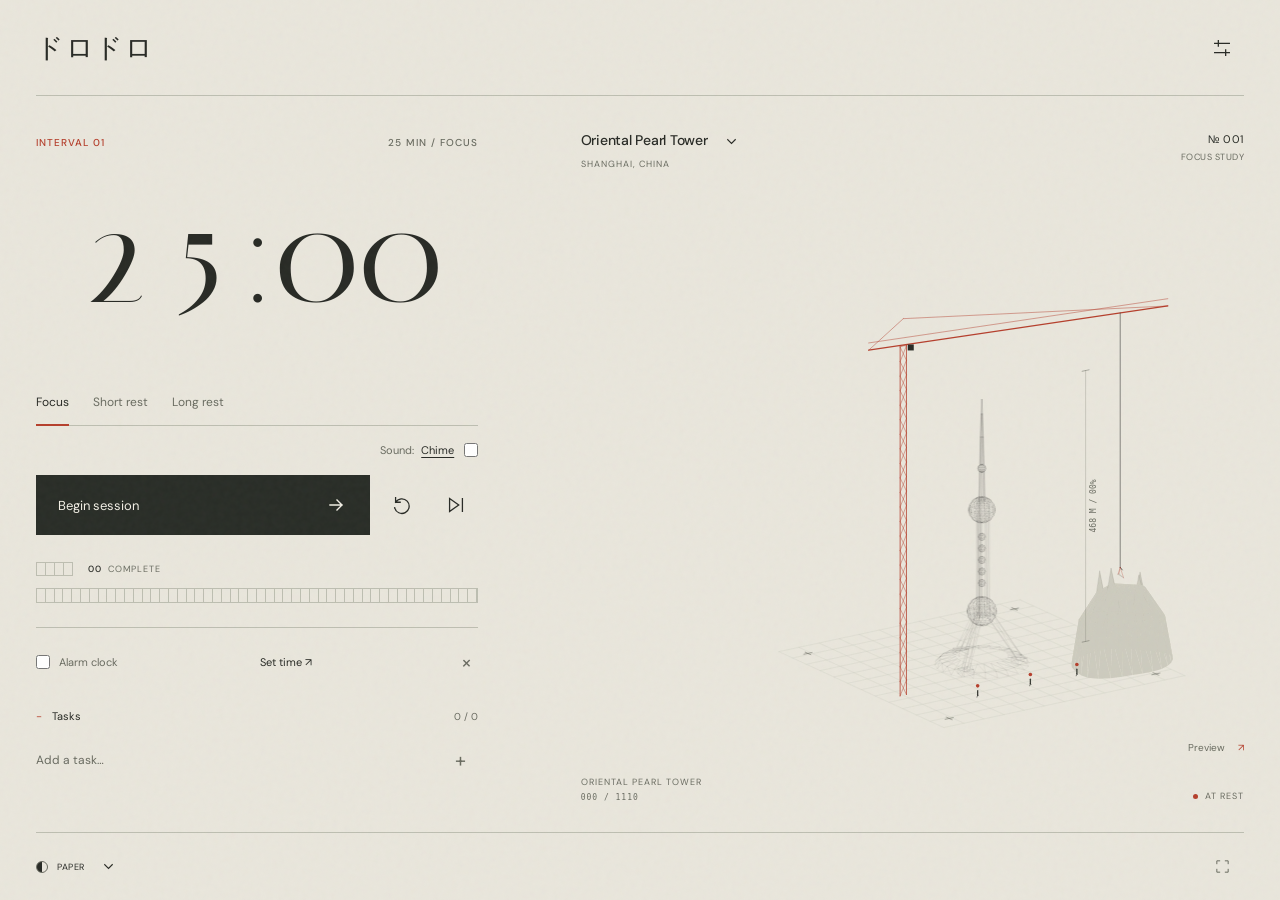
<file: doro-doro/index.html>
<!doctype html>
<html lang="en" data-theme="light">
<head>
<meta charset="utf-8"><meta name="viewport" content="width=device-width,initial-scale=1,viewport-fit=cover"><meta name="theme-color" content="#e9e6dc"><meta name="description" content="ドロドロ. A sculptural space for uninterrupted time. An architectural Pomodoro timer."><title>ドロドロ — a space for time</title>
<link rel="icon" href="./favicon.svg" type="image/svg+xml">
<script>try{document.documentElement.dataset.theme=['light','dark','catppuccin','latte','sunset','nord','dracula'].includes(localStorage.getItem('doro-theme'))?localStorage.getItem('doro-theme'):'light'}catch{}</script>
<link rel="stylesheet" href="./assets/style-05e1a9122a65.css">
</head>
<body>
<main class="sheet">
<header class="masthead"><a class="wordmark" href="./" aria-label="ドロドロ home" lang="ja">ドロドロ</a><button class="icon-button" id="settings-open" aria-label="Timer settings" title="Timer settings"><svg viewBox="0 0 24 24" aria-hidden="true"><path d="M4 7h16M4 17h16M8 4v6M16 14v6"/></svg></button></header>
<section class="art" aria-label="Interactive architectural model. Structural pieces assemble with the timer and respond to your pointer.">
<div class="art-heading"><div class="building-heading"><label for="building" class="sr-only">Building</label><select id="building"></select><span id="building-city">Shanghai</span></div><span class="plate-number"><span id="plate-number">№ 001</span><br><i id="art-mode">FOCUS STUDY</i></span></div>
<canvas id="architecture" tabindex="0" role="img" aria-label="Architectural model. Drag to orbit; drag up for top view. Arrow keys also rotate."></canvas>

<div class="art-caption"><span class="assembly-meta"><span id="sculpture-label">RADIAL FACETS</span><span id="assembly-count">000 / 1516</span></span><span class="live-indicator"><i></i><span id="drawing-state">AT REST</span></span></div>
<button id="preview" class="preview-button" aria-label="Preview assembly">Preview <span aria-hidden="true">↗</span></button>
</section>
<section class="instrument" aria-label="Pomodoro timer">
<div class="eyebrow"><span class="session-label">INTERVAL <span id="interval">01</span></span><span id="phase-label">25 MIN / FOCUS</span></div>
<div class="time-wrap"><div id="time" role="button" tabindex="0" aria-label="Edit time remaining" title="Click to edit time">25:00</div><input id="time-edit" aria-label="Edit remaining time in minutes and seconds" placeholder="40:00" inputmode="numeric" autocomplete="off" maxlength="7" hidden><span id="time-error" class="sr-only" role="alert"></span></div>
<div class="mode-switch" role="group" aria-label="Session type"><button data-mode="focus" aria-pressed="true">Focus</button><button data-mode="short" aria-pressed="false">Short rest</button><button data-mode="long" aria-pressed="false">Long rest</button></div>
<div class="inline-sound"><span>Sound:</span><button id="interval-sound-open" type="button" aria-label="Choose interval sound"><u id="interval-sound-name">Chime</u></button><input id="interval-sound-enabled" type="checkbox" aria-label="Enable sound for this interval"></div><div class="transport"><button class="start" id="toggle" aria-label="Start focus"><span id="toggle-text">Begin session</span><svg viewBox="0 0 24 24" id="play-icon" aria-hidden="true"><path d="m6 12 12 0m-5-5 5 5-5 5"/></svg></button><button class="icon-button secondary" id="reset" aria-label="Reset timer" title="Reset timer"><svg viewBox="0 0 24 24" aria-hidden="true"><path d="M5 9a8 8 0 1 1-1 6M5 4v5h5"/></svg></button><button class="icon-button secondary" id="skip" aria-label="Skip to next session" title="Skip to next session"><svg viewBox="0 0 24 24" aria-hidden="true"><path d="m5 5 10 7-10 7zM19 5v14"/></svg></button></div>
<div class="session-bottom"><div class="session-progress"><span class="session-dots" aria-hidden="true"><i></i><i></i><i></i><i></i></span><span><strong id="completed">00</strong> COMPLETE</span></div></div>
<div class="timeline" aria-hidden="true"><div id="timeline-fill"></div></div><section class="utilities" aria-label="Alarm and tasks">
<div class="alarm-controls"><label class="check-control"><input id="alarm-enabled" type="checkbox">Alarm clock</label><button id="alarm-open" type="button" aria-label="Set alarm clock"><span id="alarm-time-label">Set time</span> ↗</button><button id="alarm-clear" type="button" aria-label="Clear clock alarm" title="Clear clock alarm">×</button></div>
<div id="alarm-banner" class="alarm-banner" role="alert" hidden><span id="alarm-message">Interval complete.</span><button id="alarm-dismiss" type="button">Dismiss</button></div>
<details class="tasks" open><summary>Tasks <span id="task-count">0 / 0</span></summary><div id="task-list" class="task-list"></div><div class="task-add"><input id="task-input" type="text" maxlength="240" placeholder="Add a task…" aria-label="New task"><button id="task-add" type="button" aria-label="Add task">+</button></div></details>
</section>
</section>
<footer><div class="theme-button"><span class="theme-symbol" aria-hidden="true"></span><span class="sr-only">Color theme</span><select id="theme" aria-label="Color theme"><option value="light">Paper</option><option value="dark">After hours</option><option value="catppuccin">Catppuccin</option><option value="latte">Catppuccin Latte</option><option value="sunset">Sunset</option><option value="nord">Nord</option><option value="dracula">Dracula</option></select></div><button class="fullscreen" id="fullscreen" aria-label="Enter fullscreen" title="Enter fullscreen"><svg viewBox="0 0 24 24" aria-hidden="true"><path d="M8 4H4v4m12-4h4v4M4 16v4h4m8 0h4v-4"/></svg></button></footer>
</main>
<dialog id="settings"><form id="settings-form"><div class="dialog-heading"><h1>Timer settings.</h1><button type="button" id="settings-close" class="icon-button" aria-label="Close settings">×</button></div><p>Set the time for each interval.</p><label>Current timer <span>MM:SS</span><input id="settings-remaining" aria-label="Current timer remaining time" name="remaining" type="text" inputmode="numeric" pattern="[0-9]{1,4}:[0-5][0-9]" maxlength="7" required></label><label>Focus <span>MINUTES</span><input name="focus" aria-label="Focus minutes" type="number" min="1" max="180" step="1" required></label><label>Short rest <span>MINUTES</span><input name="short" aria-label="Short rest minutes" type="number" min="1" max="180" step="1" required></label><label>Long rest <span>MINUTES</span><input name="long" aria-label="Long rest minutes" type="number" min="1" max="180" step="1" required></label><label>Short rests before long rest <span>COUNT</span><input name="shortRestsBeforeLong" aria-label="Short rests before long rest" type="number" min="0" max="12" step="1" value="3" required></label><p class="settings-note">Complete the selected number of focus–short-rest pairs, then a focus and a long rest. Choose 0–12; zero gives a long rest after every completed focus. Skips do not count; manually selected rests do not change the count. Each interval starts when you’re ready. Applying settings keeps running and edited timers intact.</p><section class="settings-utilities" aria-label="Alarm and task settings"><h2>Sounds & alarms</h2><button type="button" class="sound-button" id="sound" aria-label="Enable completion sound" aria-pressed="false">Interval sounds <span id="sound-state">OFF</span></button><label class="check-control"><input id="settings-completion-enabled" type="checkbox">Repeat interval alerts until dismissed</label><div class="sound-choices"><div class="sound-choice"><label for="sound-focus">Focus → rest</label><div class="sound-choice-control"><select id="sound-focus" aria-label="Focus → rest sound"></select><button type="button" data-test-sound="focus" aria-label="Preview focus → rest sound">▷</button></div></div><div class="sound-choice"><label for="sound-short">Short rest → focus</label><div class="sound-choice-control"><select id="sound-short" aria-label="Short rest → focus sound"></select><button type="button" data-test-sound="short" aria-label="Preview short rest → focus sound">▷</button></div></div><div class="sound-choice"><label for="sound-long">Long rest → focus</label><div class="sound-choice-control"><select id="sound-long" aria-label="Long rest → focus sound"></select><button type="button" data-test-sound="long" aria-label="Preview long rest → focus sound">▷</button></div></div><div class="sound-choice"><label for="sound-clock">Alarm clock</label><div class="sound-choice-control"><select id="sound-clock" aria-label="Alarm clock sound"></select><button type="button" data-test-sound="clock" aria-label="Preview alarm clock sound">▷</button></div></div></div><label for="sound-volume">Volume <input id="sound-volume" type="range" min="0" max="100" step="1" aria-label="Sound volume"></label><label class="check-control"><input id="settings-alarm-enabled" type="checkbox">Alarm clock</label><label class="clock-control">At <input id="settings-alarm-at" type="text" inputmode="numeric" maxlength="5" placeholder="HH:MM" pattern="([01][0-9]|2[0-3]):[0-5][0-9]" aria-label="Settings clock alarm time"></label><button id="settings-alarm-clear" type="button">Clear clock alarm</button><p>Sound plays while this page is open. A sleeping or closed browser cannot guarantee an alarm.</p><h2>Tasks</h2><div id="settings-task-list" class="task-list"></div><div class="task-add"><input id="settings-task-input" type="text" maxlength="240" placeholder="Add a task…" aria-label="New task in settings"><button id="settings-task-add" type="button" aria-label="Add task in settings">+</button></div></section><button class="start apply" type="submit">Apply settings <span>↗</span></button><div class="keyboard-hint">SPACE · PLAY / PAUSE &nbsp; &nbsp; R · RESET</div></form></dialog>
<dialog id="alarm-dialog"><form id="alarm-form"><div class="dialog-heading"><h1>Alarm clock</h1><button id="alarm-close" class="icon-button" type="button" aria-label="Close alarm clock">×</button></div><label for="alarm-at">Time <span>24 HOUR</span><input id="alarm-at" type="text" inputmode="numeric" maxlength="5" placeholder="HH:MM" pattern="([01][0-9]|2[0-3]):[0-5][0-9]" aria-label="Clock alarm time" required></label><div class="sound-choice"><label for="alarm-sound">Sound</label><div class="sound-choice-control"><select id="alarm-sound" aria-label="Home alarm clock sound"></select><button type="button" data-test-sound="clock" aria-label="Preview home alarm clock sound">▷</button></div></div><button class="start apply" type="submit">Set alarm <span>↗</span></button></form></dialog>
<dialog id="interval-sound-dialog"><div class="dialog-heading"><h1>Interval sound</h1><button id="interval-sound-close" class="icon-button" type="button" aria-label="Close interval sound">×</button></div><p id="interval-sound-label">Focus → rest</p><div class="sound-choice"><label for="interval-sound-choice">Sound</label><div class="sound-choice-control"><select id="interval-sound-choice" aria-label="Current interval sound"></select><button type="button" id="interval-sound-preview" aria-label="Preview current interval sound">▷</button></div></div></dialog>
<script type="module" src="./assets/app-FND4JXST.js"></script>
</body></html>
</file>
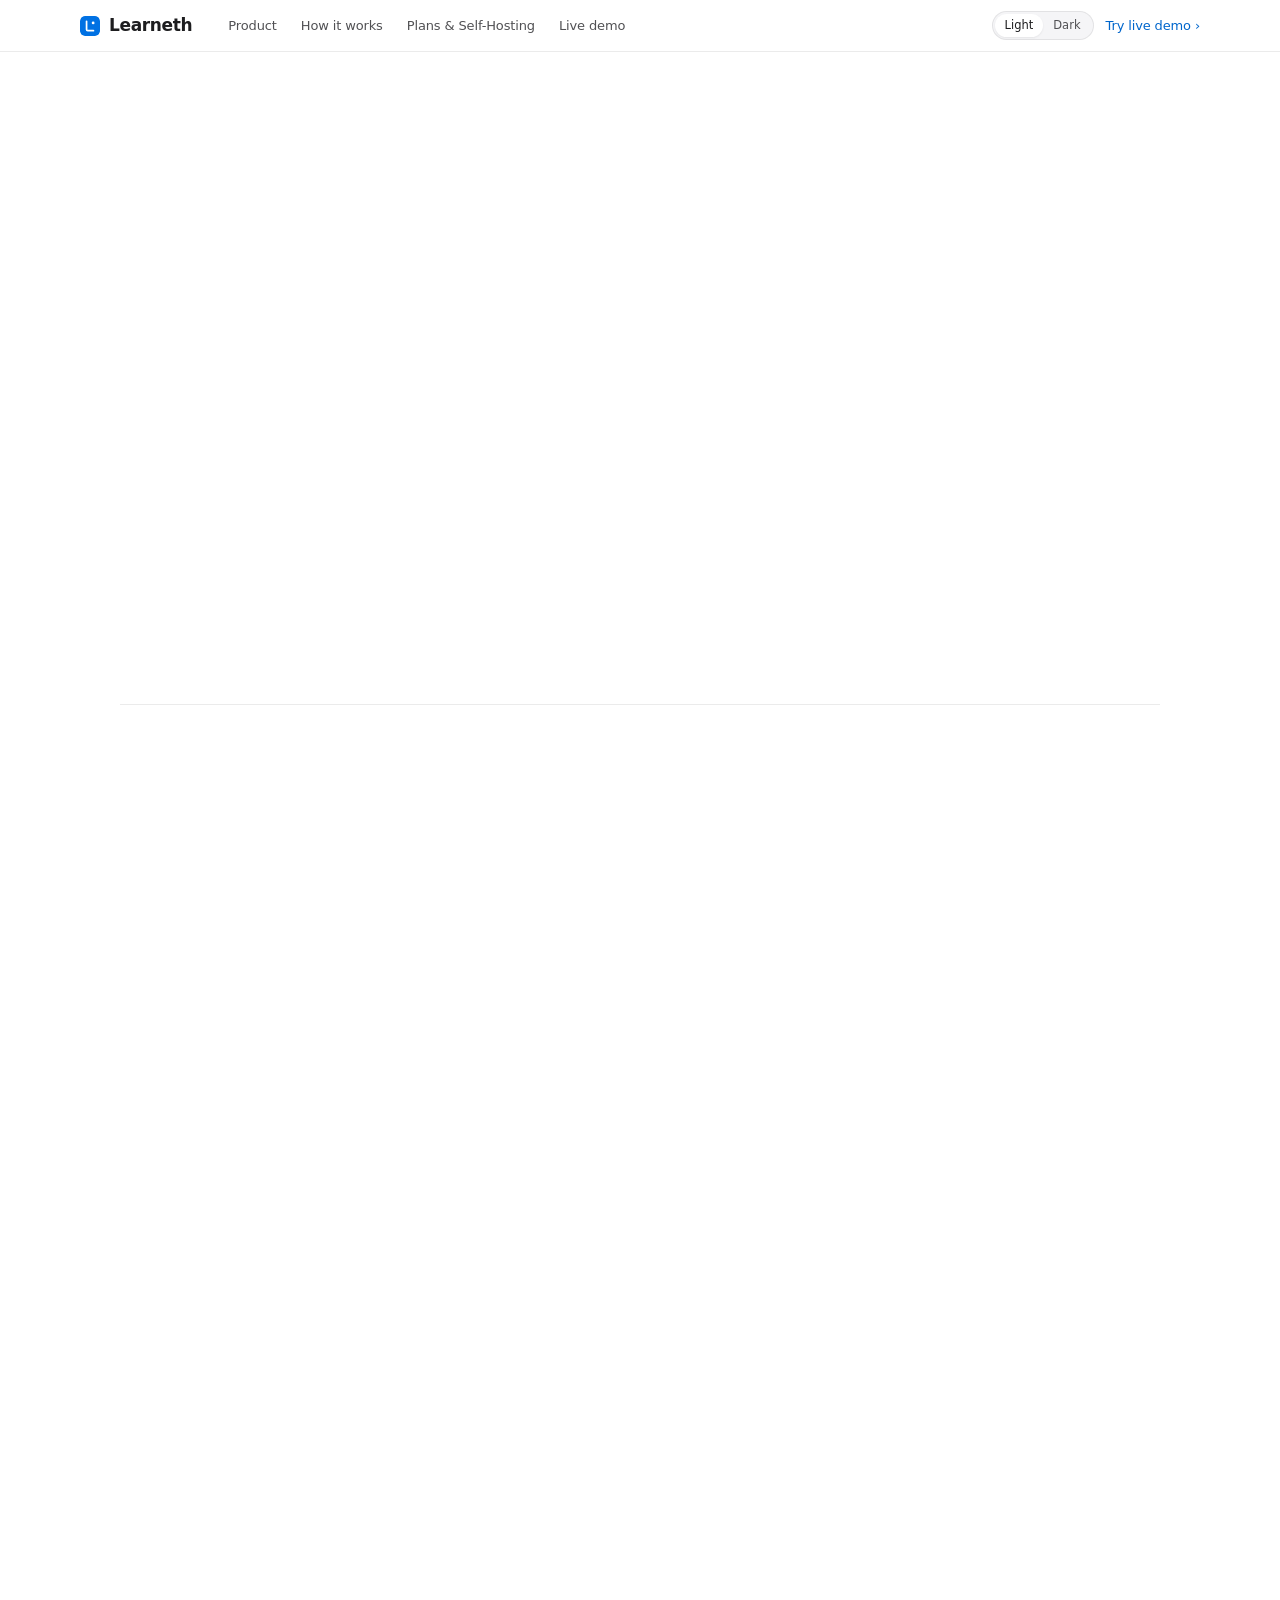
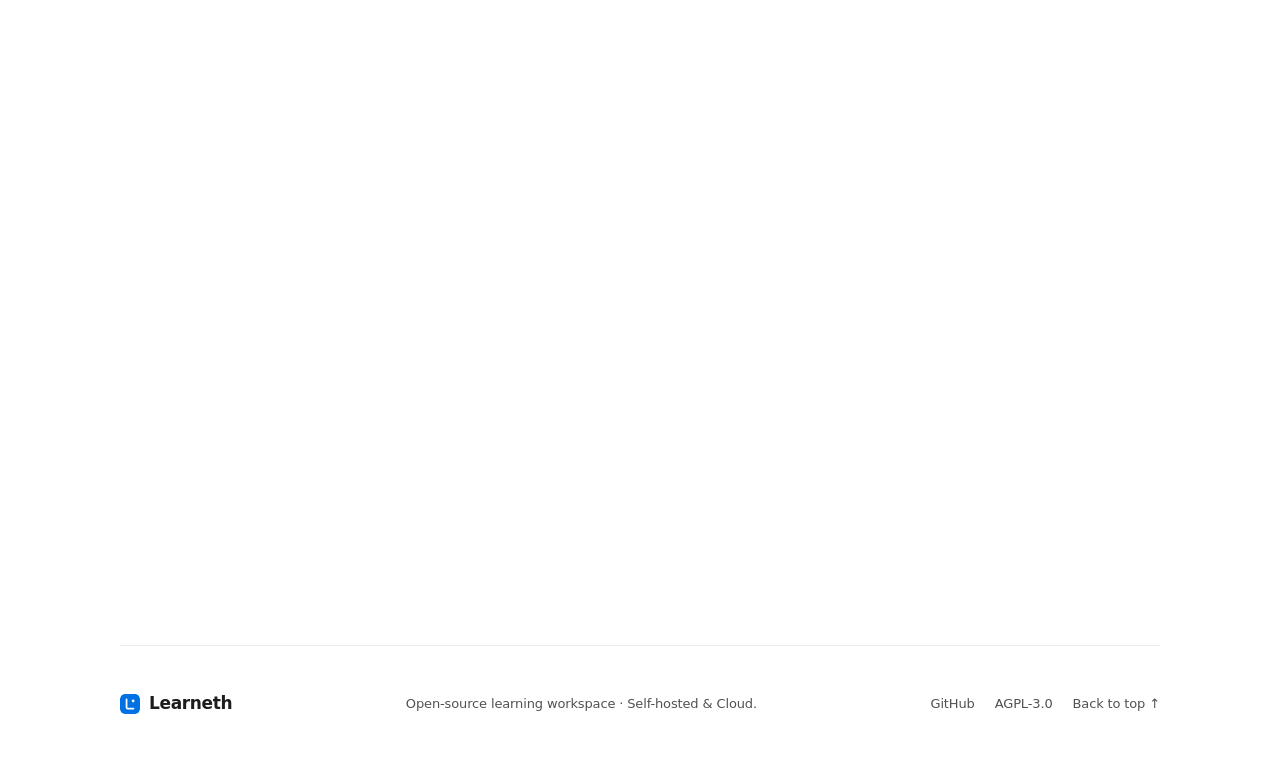
<file: learneth/index.html>
<!doctype html>
<html lang="en" data-theme="light">
<head>
<meta charset="utf-8"><meta name="viewport" content="width=device-width, initial-scale=1"><meta name="referrer" content="no-referrer">
<meta http-equiv="Content-Security-Policy" content="default-src 'none'; script-src 'self'; style-src 'self'; img-src 'self'; connect-src https://learneth-example-proxy.va1orance.workers.dev; base-uri 'none'; form-action 'none'; object-src 'none'; frame-src 'none'; worker-src 'none'">
<meta name="description" content="Learneth is an open-source learning workspace built on SilverBullet. Self-host free with Docker or run on Learneth Cloud.">
<title>Learneth — Your notes, worked through.</title>
<link rel="icon" href="assets/mark.svg" type="image/svg+xml">
<link rel="stylesheet" href="assets/typewriter.css">
<script src="assets/site.js" defer></script>
</head>
<body>
<a class="skip" href="#main">Skip to content</a>
<header class="site-header">
  <a class="wordmark" href="#"><img class="wordmark-mark" src="assets/mark.svg" width="20" height="20" alt="">Learneth</a>
  <nav aria-label="Main navigation">
    <a href="#preview">Product</a>
    <a href="#approach">How it works</a>
    <a href="#setup">Plans &amp; Self-Hosting</a>
    <a href="demo/">Live demo</a>
  </nav>
  <div class="header-controls">
    <div class="theme-switcher" role="group" aria-label="Color theme">
      <button type="button" class="theme-btn" data-theme-choice="light" aria-pressed="true">Light</button>
      <button type="button" class="theme-btn" data-theme-choice="dark" aria-pressed="false">Dark</button>
    </div>
    <a class="nav-cta" href="demo/">Try live demo <span class="chev" aria-hidden="true">›</span></a>
  </div>
</header>
<main id="main">
<section class="hero" data-stream-section="hero">
  <div class="hero-heading">
    <p class="hero-eyebrow">Open-source learning workspace · Self-hosted &amp; Managed Cloud</p>
    <h1>Make <span class="rotating-word" aria-hidden="true"><span class="type-text">textbooks</span><span class="type-caret"></span></span><span class="sr-only">textbooks, documents, notes, and learning</span><br><u>active</u>.</h1>
    <p class="hero-lead">Turn static notes into interactive tutoring sessions right inside your document. Self-host free on your own hardware, or let Learneth Cloud run it for you.</p>
    <div class="hero-actions">
      <a class="action-link action-link-lg" href="demo/">Try the live demo <span class="chev" aria-hidden="true">›</span></a>
      <a class="action-link action-link-lg action-link-muted" href="#setup">Compare Self-Hosted &amp; Cloud <span class="chev" aria-hidden="true">›</span></a>
    </div>
    <div class="hero-trust">
      <span>AGPL-3.0 open source</span>
      <span>Plain Markdown &amp; PDFs</span>
      <span>BYO API key or managed</span>
    </div>
    <div class="hero-status">
      <span id="page-thinking" class="page-thinking"><span class="think-spin" aria-hidden="true">✓</span><span class="think-label">Interactive preview</span></span>
      <button id="page-skip" class="quiet-control" type="button" hidden>Show all</button>
    </div>
  </div>
</section>
<section id="preview" class="preview-section" data-stream-section="preview">
  <div class="section-think" aria-hidden="true"><span class="think-spin">✓</span><span class="section-think-text">Inside a learning session</span></div>
  <div class="section-intro">
    <h2>Not a chat beside your notes.<br>The conversation is the document.</h2>
    <p>Source excerpts, your attempts, corrections, and the next idea stay together in one portable Markdown file.</p>
  </div>
  <div class="preview-controls">
    <button id="example-open" class="action-control" type="button" hidden>Open example fullscreen <span class="chev" aria-hidden="true">↗</span></button>
    <a class="action-link try-link" href="demo/">Try with your own notes <span class="chev" aria-hidden="true">›</span></a>
  </div>
  <div class="workspace">
    <aside class="page-tree" aria-label="Example space navigation">
      <div class="space-name">personal-space <span aria-hidden="true">⌄</span></div>
      <div class="tree-label">PAGES</div>
      <div class="tree-item">⌄ Physics</div>
      <a class="tree-child" href="#preview">Kinematics</a>
      <a class="tree-child selected" href="#lesson-top">Kinematics + Learning Session</a>
      <div class="tree-item muted">› Biology</div>
      <div class="tree-item muted">› Reading</div>
      <div class="tree-bottom"><span class="small-dot"></span> Original note kept intact</div>
    </aside>
    <div class="editor">
      <div class="editor-bar">
        <span class="breadcrumb">Physics / <strong>Kinematics + Learning Session</strong></span>
        <span class="editor-actions">
          <button id="replay-script" class="toolbar-control" type="button" hidden>Replay</button>
          <button id="skip-script" class="toolbar-control" type="button" hidden>Show all</button>
        </span>
      </div>
      <div class="doc-scroll" tabindex="0" role="region" aria-label="Scrollable example learning history">
        <article id="lesson-top" class="document">
          <div class="doc-meta"><span>learning-session</span><span>Scripted preview · not live AI</span></div>
          <blockquote id="session-prompt" class="learner session-prompt"><span class="speaker">YOU · REQUEST</span><p>Teach me mechanics from my Physics notes — start with velocity and acceleration.</p></blockquote>
          <div id="tutor-thinking" class="tutor-thinking" hidden><span class="think-spin" aria-hidden="true">·</span><span class="think-label">Learneth is thinking…</span><span class="think-time">0.0s</span></div>
          <h2><span class="md-mark">#</span> Kinematics</h2>
          <p class="document-subtitle">Learning Session</p>
          <details class="plan"><summary>Session plan <span>3 topics</span></summary><ol><li>Distinguish speed from velocity</li><li>Recognize a change in velocity</li><li>Connect that change to acceleration</li></ol></details>
          <p class="source-label">SOURCE · YOUR NOTES</p>
          <h3><span class="md-mark">##</span> Velocity</h3>
          <p><strong>Velocity</strong> describes a change in position over time. Unlike speed, it includes direction.</p>
          <div class="tutor-note"><span class="speaker">LEARNETH</span><p>Let’s separate two ideas that sound similar. <strong>Speed</strong> tells you how fast. <strong>Velocity</strong> tells you how fast <em>and in which direction</em>.</p></div>
          <h4><span class="md-mark">###</span> Same speed. Same velocity?</h4>
          <p>Two cyclists travel at 5 m/s in opposite directions. Do they have the same velocity? Talk through your reasoning.</p>
          <figure class="physics-figure"><img src="assets/opposite-velocities.svg" data-light-src="assets/opposite-velocities.svg" data-dark-src="assets/opposite-velocities-dark.svg" width="600" height="240" loading="lazy" decoding="async" alt="Two cyclists at the same speed: eastward velocity is +5 m/s; westward velocity is −5 m/s."><figcaption>01 — Choose east as positive. The sign records direction.</figcaption></figure>
          <blockquote class="learner"><span class="speaker">YOU · FIRST ATTEMPT</span><p>I think so? They’re both moving at 5 m/s, so the numbers match.</p></blockquote>
          <div class="feedback"><span class="feedback-label">↳ NOT QUITE</span><h4>The number is only half the description.</h4><p>You compared their <strong>speeds</strong> correctly. The missing piece is direction: choosing east as positive gives one cyclist +5 m/s and the other −5 m/s. Equal speed, different velocity.</p><p>Let’s check that distinction with a smaller question.</p></div>
          <h4><span class="md-mark">###</span> What changes when you turn around?</h4>
          <p>A cyclist turns around but keeps the same speed. Has their velocity changed? Why?</p>
          <blockquote class="learner"><span class="speaker">YOU · SECOND ATTEMPT</span><p>Yes—the direction has changed even though the speed hasn’t. Velocity includes direction, so it must be different.</p></blockquote>
          <div class="feedback correct"><span class="feedback-label">↳ THAT’S THE DISTINCTION</span><h4>Now you’re tracking direction, too.</h4><p>Your first answer used the magnitude alone. This time, you checked both parts. When comparing velocities, ask: <strong>same magnitude, and same direction?</strong></p></div>
          <div class="topic-divider"><span>01 / 03 understood</span><span>Next idea ↓</span></div>
          <p class="source-label">SOURCE · YOUR NOTES</p>
          <h3><span class="md-mark">##</span> Acceleration</h3>
          <p><strong>Acceleration</strong> is the change in velocity over time.</p>
          <div class="tutor-note"><span class="speaker">LEARNETH</span><p>This builds on what you just worked out. If velocity changes when direction changes, an object can accelerate <strong>without speeding up</strong>.</p></div>
          <h4><span class="md-mark">###</span> A steady speed around a bend</h4>
          <p>A car goes around a circular track at a steady 20 m/s. Is it accelerating? Explain using what changed—and what didn’t.</p>
          <figure class="physics-figure"><img src="assets/circular-motion.svg" data-light-src="assets/circular-motion.svg" data-dark-src="assets/circular-motion-dark.svg" width="600" height="330" loading="lazy" decoding="async" alt="A car on a circular track: velocity arrows are tangent at two positions, while acceleration arrows point inward toward the centre."><figcaption>02 — Blue: velocity. Green: acceleration. Speed stays 20 m/s as direction changes.</figcaption></figure>
          <form id="sample-form" class="answer-box" data-live-example-url="https://learneth-example-proxy.va1orance.workers.dev"><label for="sample-answer">YOUR TURN <span>Write your own reasoning below.</span></label><textarea id="sample-answer" rows="4" placeholder="Explain what stays constant and what changes around the bend…" required maxlength="600"></textarea><div class="answer-bottom"><span id="sample-mode-note">Scripted preview · nothing is sent to a model</span><button type="submit" class="action-control">Add to page <span class="chev" aria-hidden="true">›</span></button></div></form>
          <div id="response" aria-live="polite"></div>
          <button id="reset" class="quiet-control" type="button" hidden>Clear response</button>
          <noscript><p>This example history is readable without JavaScript. Enable it to add a sample response.</p></noscript>
          <div class="document-end">Your next lesson starts where your understanding leaves off.</div>
        </article>
      </div>
      <div class="editor-status"><span><i class="small-dot"></i> Learning history · all in one page</span><span>Markdown &nbsp; ↵</span></div>
    </div>
  </div>
</section>
<section id="approach" class="approach" data-stream-section="approach">
  <div class="section-think" aria-hidden="true"><span class="think-spin">✓</span><span class="section-think-text">How it works</span></div>
  <div class="section-head">
    <h2>Keep the part where you figured it out.</h2>
    <p>Learneth diagnoses where your understanding stops, teaches one idea at a time, and leaves a clean study history beside your original note.</p>
  </div>
  <div class="approach-grid">
    <article class="approach-card">
      <span class="number">01 / DIAGNOSE</span>
      <h3>Find your exact starting point</h3>
      <p>Start with a quick diagnostic or the fundamentals. The session plan adapts to what you already know.</p>
      <figure class="approach-example"><img src="assets/session-1-light.png" data-dark-src="assets/session-1.png" data-light-src="assets/session-1-light.png" width="900" height="520" loading="lazy" decoding="async" alt="Scripted physics example: The session plan: three ideas, one starting point."><figcaption>Three ideas, one starting point.</figcaption></figure>
    </article>
    <article class="approach-card">
      <span class="number">02 / REASON</span>
      <h3>Work through one idea at a time</h3>
      <p>Read a focused excerpt, explain your thinking out loud, and get specific corrections on the step that slipped.</p>
      <figure class="approach-example"><img src="assets/session-2-light.png" data-dark-src="assets/session-2.png" data-light-src="assets/session-2-light.png" width="900" height="520" loading="lazy" decoding="async" alt="Scripted physics example: A first attempt and the tutor’s correction."><figcaption>First attempt and tutor correction.</figcaption></figure>
    </article>
    <article class="approach-card">
      <span class="number">03 / RETAIN</span>
      <h3>Leave a readable history</h3>
      <p>Your original note stays untouched. The session copy keeps attempts and feedback together in plain Markdown.</p>
      <figure class="approach-example"><img src="assets/session-3-light.png" data-dark-src="assets/session-3.png" data-light-src="assets/session-3-light.png" width="900" height="520" loading="lazy" decoding="async" alt="Scripted physics example: Understanding builds from one answer to the next."><figcaption>Understanding builds across turns.</figcaption></figure>
    </article>
  </div>
</section>
<section id="setup" class="setup" data-stream-section="setup">
  <div class="section-think" aria-hidden="true"><span class="think-spin">✓</span><span class="section-think-text">Deploy your way</span></div>
  <div class="section-head">
    <h2>Self-host free, or let us run it.</h2>
    <p>Same open-source SilverBullet workspace underneath. No format lock-in — move your Markdown files between self-hosted and cloud anytime.</p>
  </div>
  <div class="tier-grid">
    <article class="tier-card">
      <div class="tier-top">
        <p class="tier-eyebrow">OPEN SOURCE</p>
        <h3>Self-Hosted</h3>
        <p class="tier-price">Free <span>forever · AGPL-3.0</span></p>
        <p class="tier-desc">Run Learneth on your own Docker host or laptop with your own API keys—or connect local Claude Code, Codex, or ACP agents.</p>
      </div>
      <ul class="tier-list">
        <li>Full SilverBullet-based learning workspace</li>
        <li>BYO OpenRouter / OpenAI / Anthropic keys</li>
        <li>Local ACP, Codex &amp; Claude Code runner script</li>
        <li>100% local plain-text, Markdown &amp; PDF files</li>
      </ul>
      <a class="action-link tier-link" href="https://github.com/va1orance/learneth-website" rel="noopener noreferrer">View source &amp; docs <span class="chev" aria-hidden="true">↗</span></a>
    </article>
    <article class="tier-card tier-featured">
      <div class="tier-top">
        <p class="tier-eyebrow accent">MANAGED · OPENROUTER AUTO</p>
        <h3>Learneth Cloud</h3>
        <p class="tier-price">$5–$15 <span>/ month · usage-allocated</span></p>
        <p class="tier-desc">No Docker or API keys needed. We host your private instance and allocate monthly OpenRouter Auto Router credits to match your tier.</p>
      </div>
      <ul class="tier-list">
        <li>Isolated hosted workspace + automated backups</li>
        <li>Managed OpenRouter Auto Router (hard monthly cap)</li>
        <li>$5 starter · $10 student · $15 power learner</li>
        <li>One-click Markdown export — zero lock-in</li>
      </ul>
      <a class="action-link tier-link" href="demo/">Try live demo <span class="chev" aria-hidden="true">›</span></a>
    </article>
    <article class="tier-card">
      <div class="tier-top">
        <p class="tier-eyebrow">TEAMS &amp; CLASSROOMS</p>
        <h3>Organizations</h3>
        <p class="tier-price">Custom <span>dedicated or self-managed</span></p>
        <p class="tier-desc">For study groups, labs, and courses sharing curated source material with learner-controlled tutoring.</p>
      </div>
      <ul class="tier-list">
        <li>Shared course spaces &amp; read-only source packs</li>
        <li>Private provider routing &amp; zero-retention options</li>
        <li>Dedicated cloud or on-prem Docker deployment</li>
        <li>Priority support &amp; custom pedagogy templates</li>
      </ul>
      <a class="action-link tier-link" href="demo/">Explore demo <span class="chev" aria-hidden="true">›</span></a>
    </article>
  </div>
</section>
</main>
<footer>
  <a class="wordmark" href="#"><img class="wordmark-mark" src="assets/mark.svg" width="18" height="18" alt="">Learneth</a>
  <p>Open-source learning workspace · Self-hosted &amp; Cloud.</p>
  <div class="footer-links">
    <a href="https://github.com/va1orance/learneth-website" rel="noopener noreferrer">GitHub</a>
    <a href="LICENSING.md">AGPL-3.0</a>
    <a href="#main">Back to top ↑</a>
  </div>
</footer>
<dialog id="example-fullscreen" aria-labelledby="example-title"><div class="example-toolbar"><span id="example-title">Example session — scripted, not live AI</span><button id="example-close" class="action-control" type="button" autofocus>Close example <span aria-hidden="true">×</span></button></div></dialog>
</body>
</html>
</file>
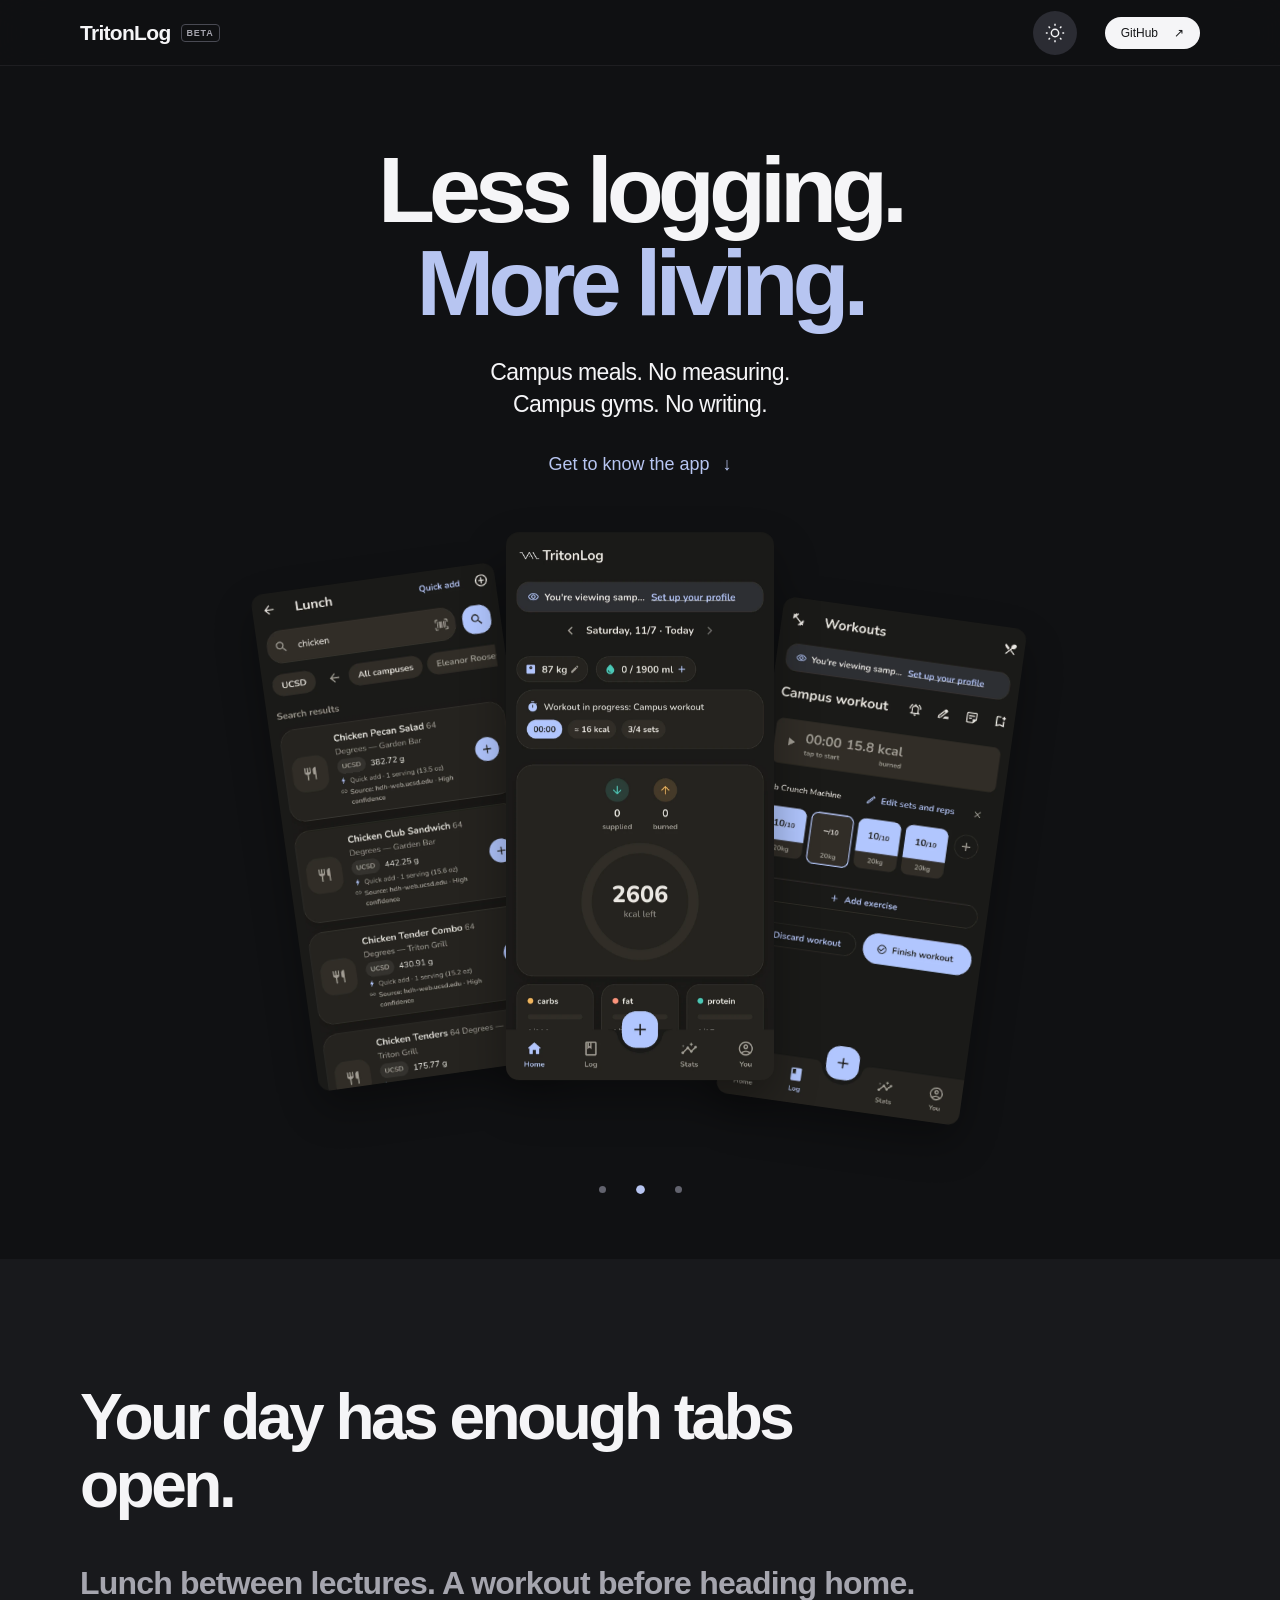
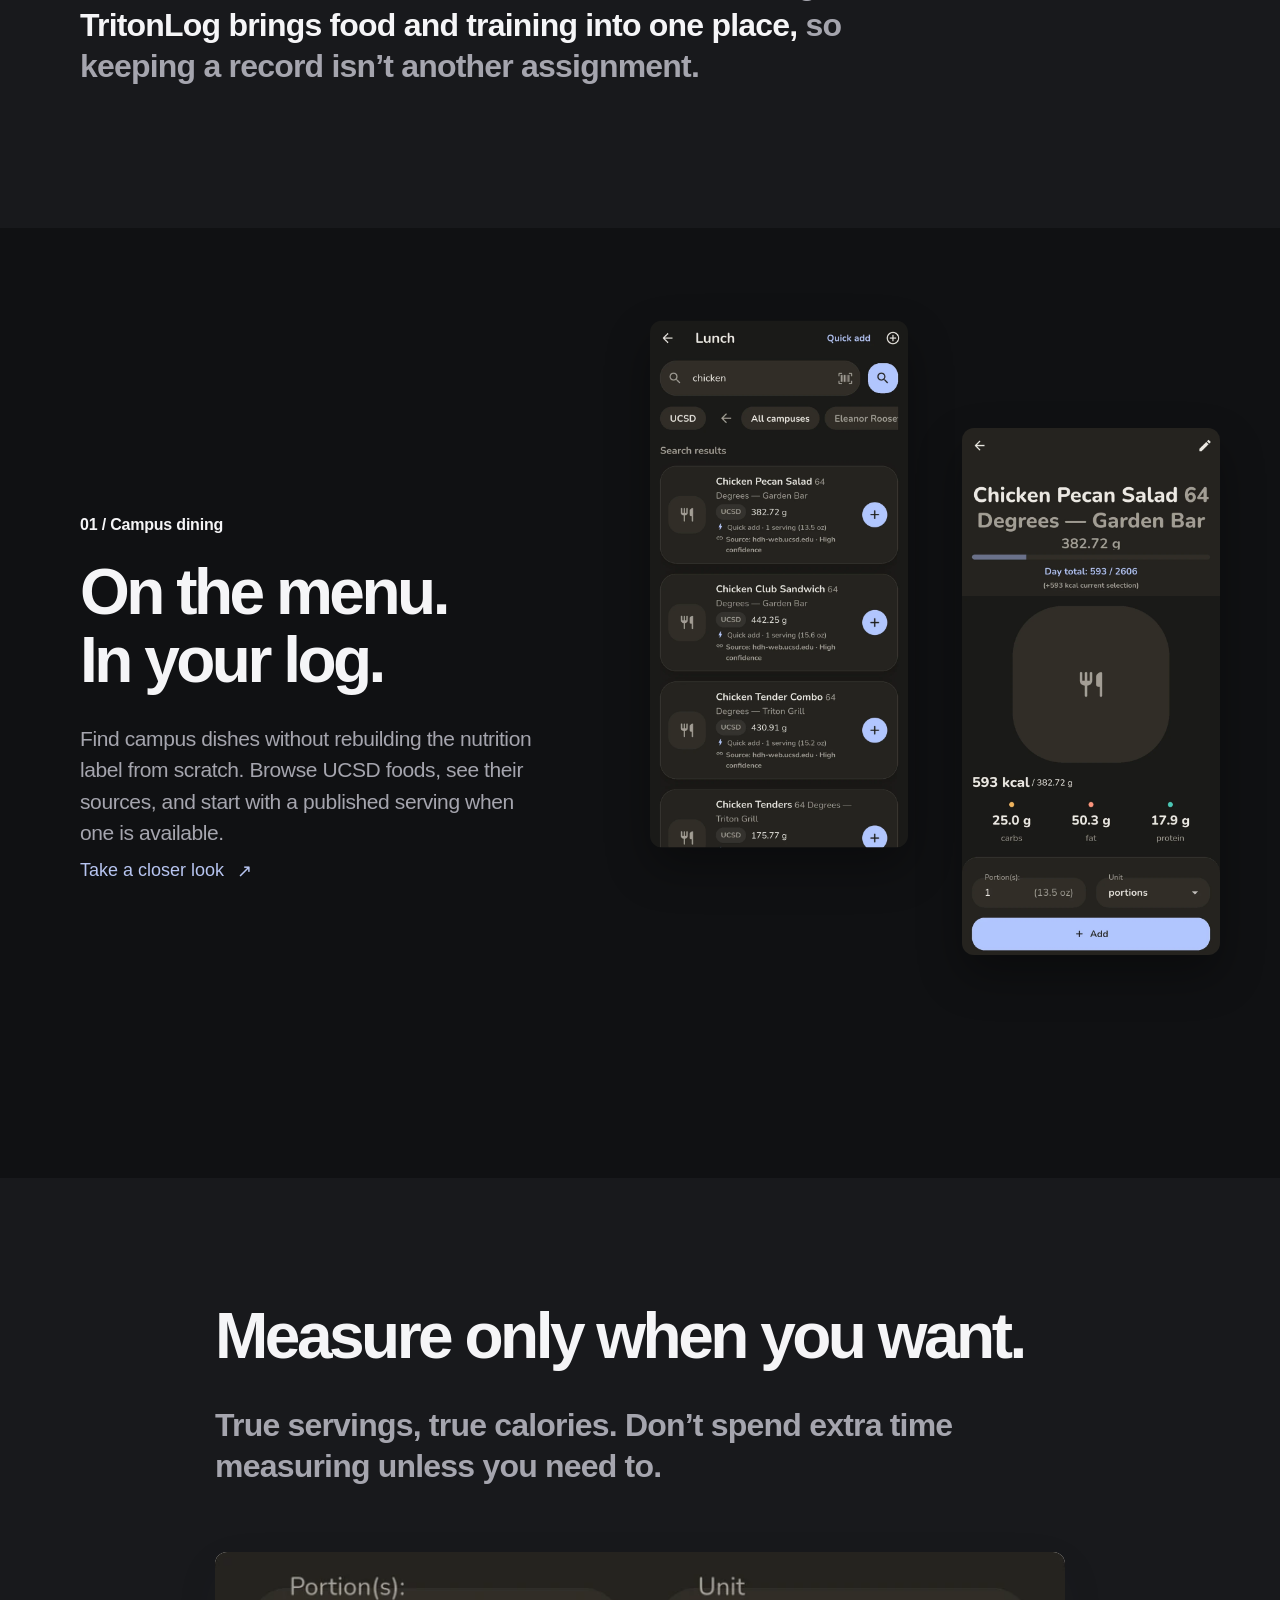
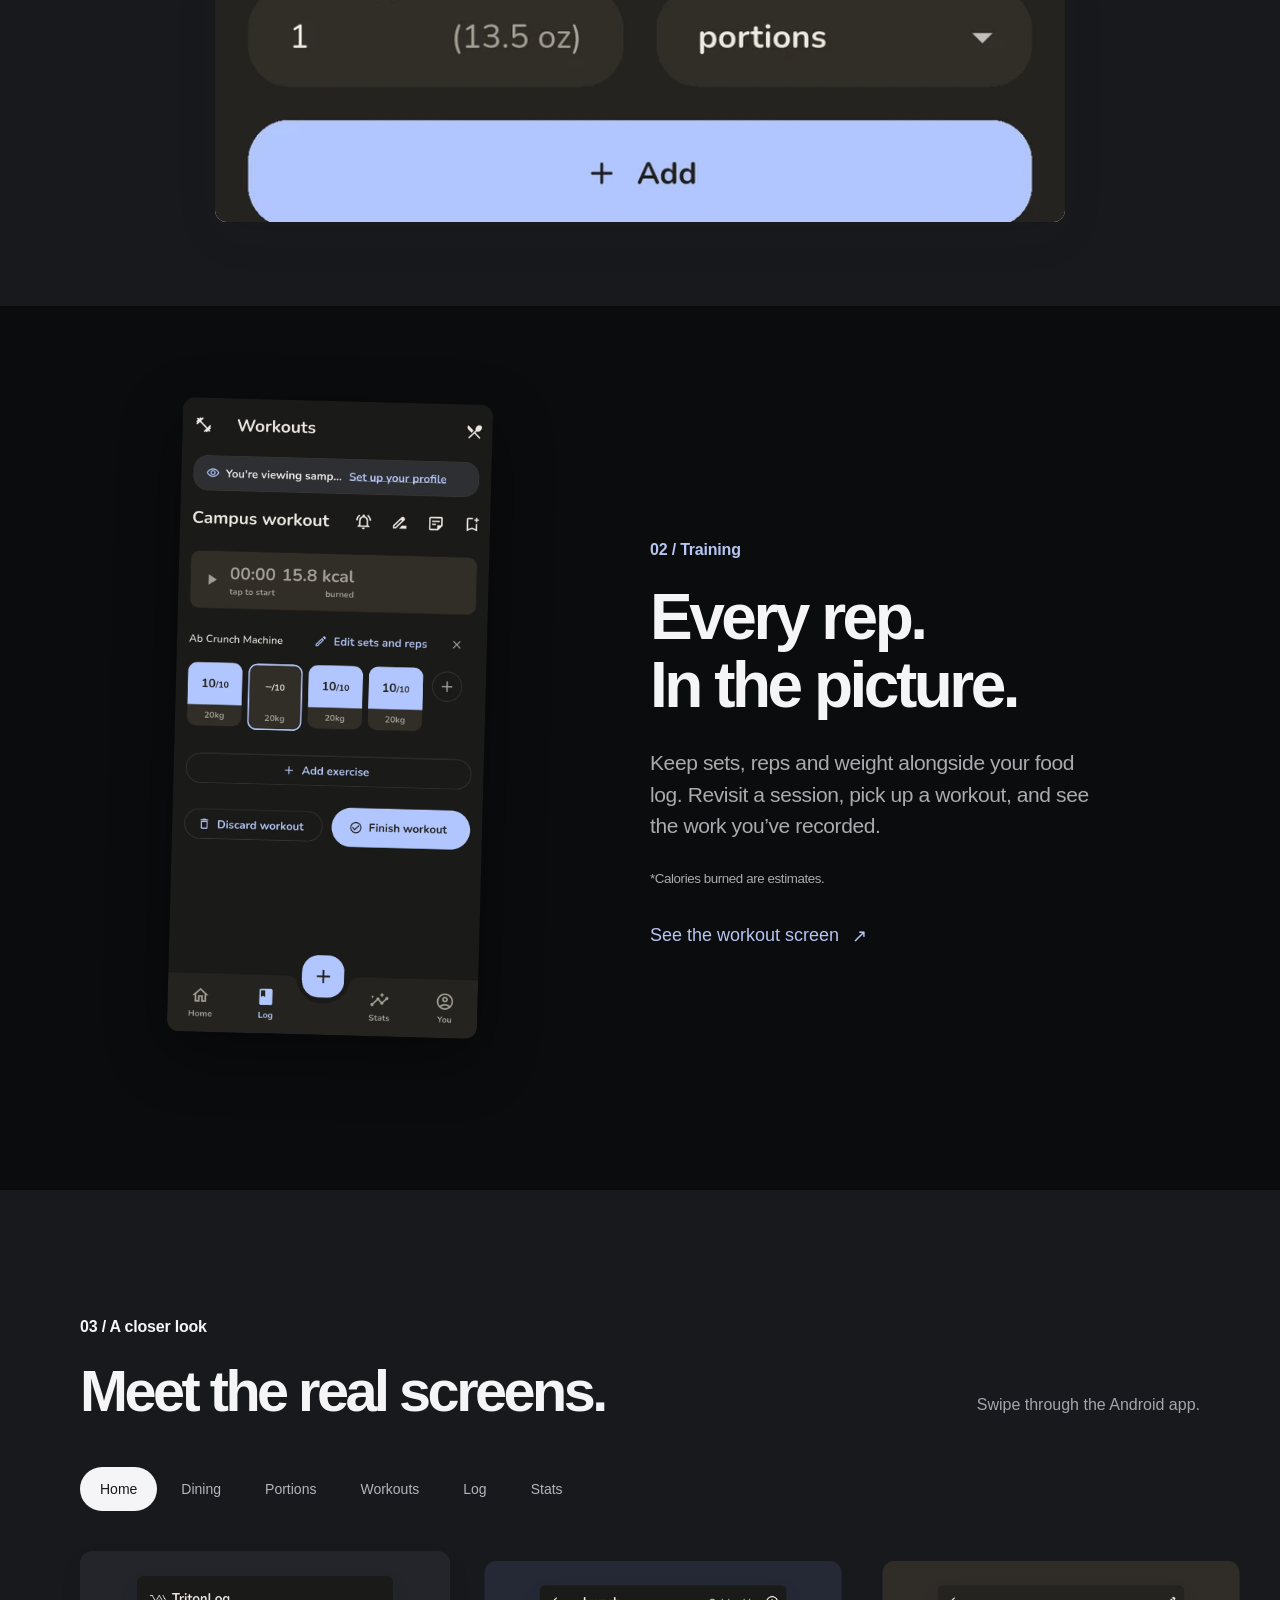
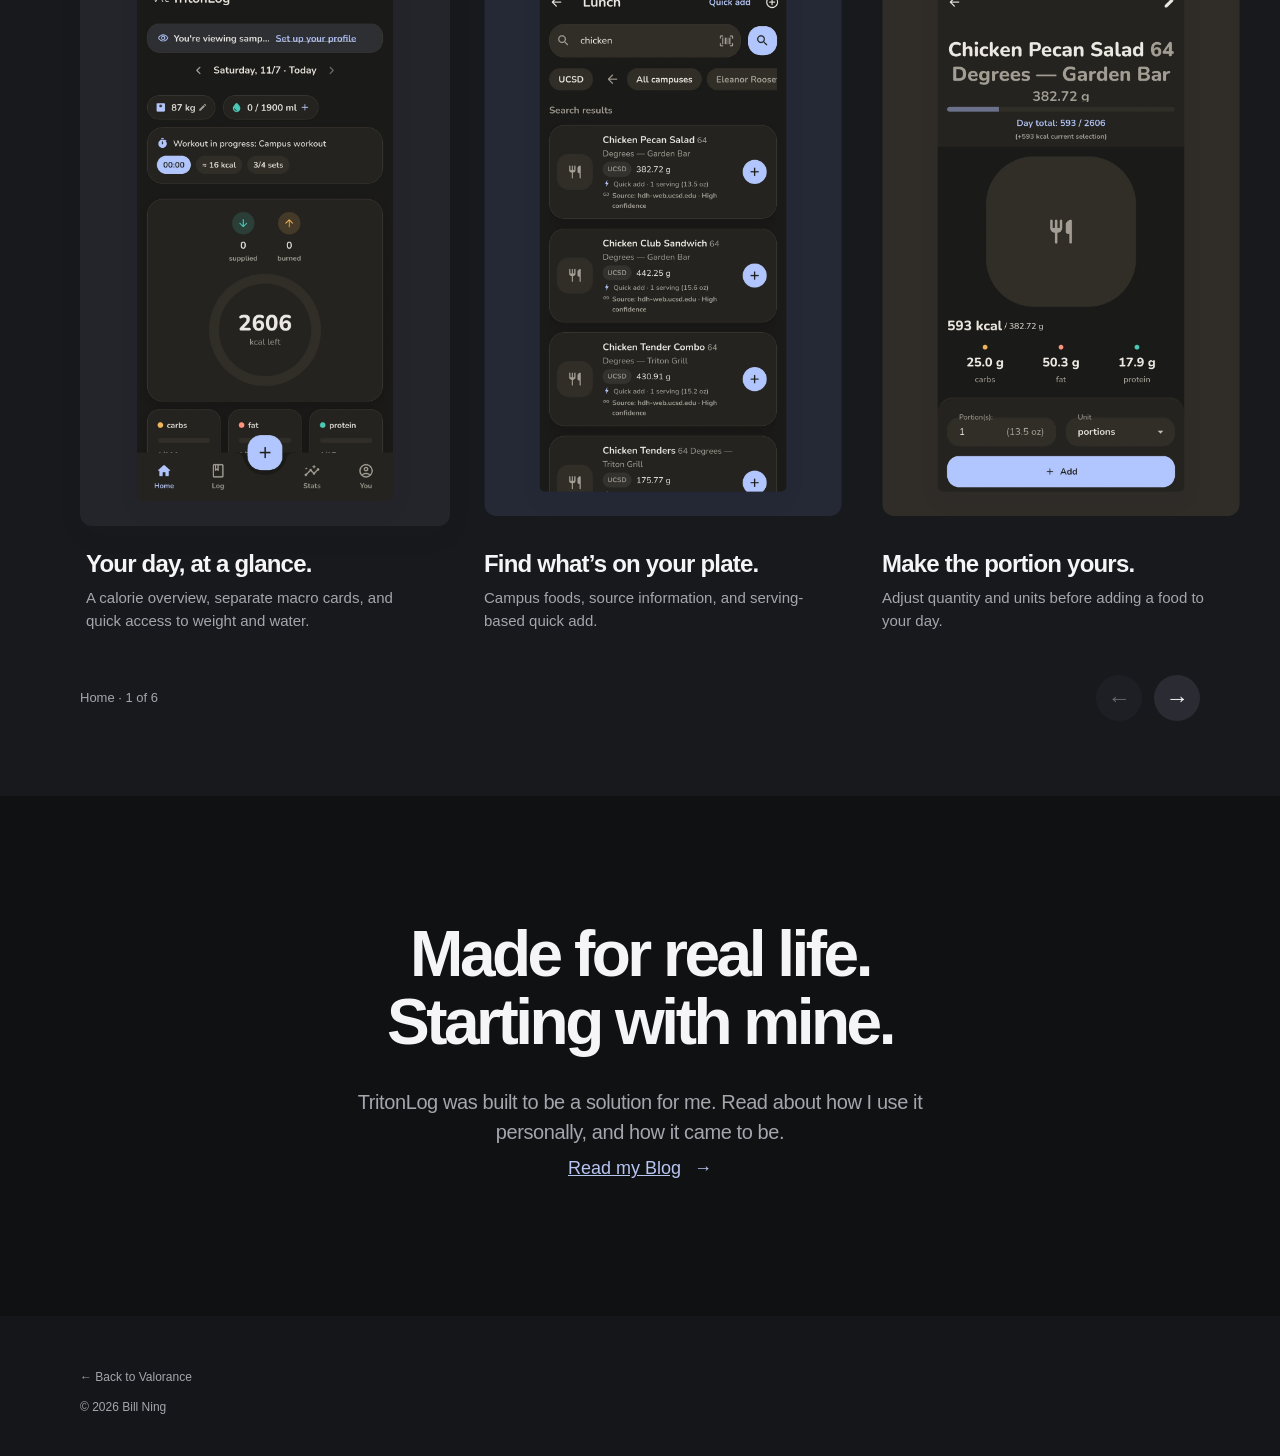
<file: tritonlog/index.html>
<!doctype html>
<html lang="en">
<head>
<meta charset="utf-8">
<meta name="viewport" content="width=device-width, initial-scale=1">
<link rel="canonical" href="https://valorance.net/tritonlog/">
<meta name="description" content="TritonLog. Campus dining, nutrition and workouts, brought together in a personal Android beta.">
<meta name="theme-color" content="#f5f5f7">
<title>TritonLog — Less logging. More living.</title>
<link rel="icon" href="assets/val-mark.png" type="image/png">
<script src="assets/site.js"></script>
<link rel="stylesheet" href="styles.css">
</head>
<body>
<a class="skip-link" href="#main">Skip to content</a>
<header class="site-header">
<nav class="navigation" aria-label="Main navigation">
<a class="wordmark" href="#top">TritonLog<span class="beta">BETA</span></a>
<div class="nav-links"><button id="theme-toggle" class="theme-toggle" type="button" aria-label="Switch to light mode" aria-pressed="true"><svg class="theme-sun" viewBox="0 0 24 24" fill="none" stroke="currentColor" stroke-width="1.6" aria-hidden="true"><circle cx="12" cy="12" r="4"/><path d="M12 2v2m0 16v2M2 12h2m16 0h2M5 5l1.5 1.5m11 11L19 19M5 19l1.5-1.5m11-11L19 5"/></svg><svg class="theme-moon" viewBox="0 0 24 24" fill="none" stroke="currentColor" stroke-width="1.6" aria-hidden="true"><path d="M20.5 14A9 9 0 0 1 10 3.5 9 9 0 1 0 20.5 14Z"/></svg></button><a class="nav-cta" href="https://github.com/va1orance/tritonlog">GitHub <span aria-hidden="true">↗</span></a></div>
</nav>
</header>
<main id="main">
<section class="hero" id="top" aria-labelledby="hero-title">
<div class="hero-copy">
<h1 id="hero-title">Less logging.<br><span>More living.</span></h1>
<p class="hero-description">Campus meals. No measuring.<br>Campus gyms. No writing.</p>
<a class="text-link" href="#explore">Get to know the app <span aria-hidden="true">↓</span></a></div>
<div class="hero-art" role="region" aria-roledescription="carousel" tabindex="0" aria-label="Actual TritonLog screens. Swipe or use left and right arrow keys">
<img class="hero-side hero-left" src="assets/screenshots/dining.webp" data-light-src="assets/screenshots/dining.webp" data-dark-src="assets/screenshots/dark/dining.webp" width="810" height="1656" alt="TritonLog campus food search showing chicken dishes and published serving sizes.">
<img class="hero-main" src="assets/screenshots/home.webp" data-light-src="assets/screenshots/home.webp" data-dark-src="assets/screenshots/dark/home.webp" width="810" height="1656" alt="TritonLog Home with weight, water, calorie ring and separate carbohydrate, fat and protein cards." fetchpriority="high">
<img class="hero-side hero-right" src="assets/screenshots/workout-detail.webp" data-light-src="assets/screenshots/workout-detail.webp" data-dark-src="assets/screenshots/dark/workout-detail.webp" width="810" height="1656" alt="TritonLog workout screen with a paused timer, estimated energy and editable exercise sets.">
</div>

</section>
<section class="intro chapter" aria-labelledby="intro-title"><div class="content">
<h2 id="intro-title">Your day has enough tabs open.</h2>
<p class="editorial">Lunch between lectures. A workout before heading home. <strong>TritonLog brings food and training into one place,</strong> so keeping a record isn’t another assignment.</p>
</div></section>
<section class="dining chapter" id="dining" aria-labelledby="dining-title">
<div class="content split">
<div class="chapter-copy"><p class="eyebrow">01 / Campus dining</p><h2 id="dining-title">On the menu.<br>In your log.</h2><p>Find campus dishes without rebuilding the nutrition label from scratch. Browse UCSD foods, see their sources, and start with a published serving when one is available.</p><a class="text-link" href="#explore">Take a closer look <span aria-hidden="true">↗</span></a></div>
<div class="dining-art reveal"><img class="dining-search" src="assets/screenshots/dining.webp" data-light-src="assets/screenshots/dining.webp" data-dark-src="assets/screenshots/dark/dining.webp" width="810" height="1656" alt="UCSD search results with source attribution and serving-based quick add." loading="lazy"><img class="dining-portion" src="assets/screenshots/portion.webp" data-light-src="assets/screenshots/portion.webp" data-dark-src="assets/screenshots/dark/portion.webp" width="810" height="1656" alt="Actual chicken pecan salad detail screen with a quantity selector and serving unit." loading="lazy"></div>
</div>
</section>
<section class="portion-story chapter" aria-labelledby="portion-title"><div class="content narrow"><h2 id="portion-title">Measure only when you want.</h2><p class="editorial">True servings, true calories. Don’t spend extra time measuring unless you need to.</p><div class="portion-detail reveal"><img src="assets/screenshots/portion.webp" data-light-src="assets/screenshots/portion.webp" data-dark-src="assets/screenshots/dark/portion.webp" width="810" height="1656" alt="Close-up of TritonLog’s real Quantity and Unit selectors, portion shortcuts, and Add button." loading="lazy"></div></div></section>
<section class="training chapter" id="training" aria-labelledby="training-title"><div class="content split">
<div class="training-art reveal"><img src="assets/screenshots/workout-detail.webp" data-light-src="assets/screenshots/workout-detail.webp" data-dark-src="assets/screenshots/dark/workout-detail.webp" width="810" height="1656" alt="Actual workout screen with recorded sets, reps and load." loading="lazy"></div>
<div class="chapter-copy"><p class="eyebrow">02 / Training</p><h2 id="training-title">Every rep.<br>In the picture.</h2><p>Keep sets, reps and weight alongside your food log. Revisit a session, pick up a workout, and see the work you’ve recorded.</p><p class="detail-copy"><small>*Calories burned are estimates.</small></p><a class="text-link" href="#explore">See the workout screen <span aria-hidden="true">↗</span></a></div>
</div></section>
<section class="explore chapter" id="explore" aria-labelledby="explore-title"><div class="content">
<div class="gallery-heading"><div><p class="eyebrow">03 / A closer look</p><h2 id="explore-title">Meet the real screens.</h2></div><p>Swipe through the Android app.</p></div>
<div class="gallery-tabs" role="group" aria-label="Choose app screenshot"><button type="button" data-slide="0" aria-pressed="true">Home</button><button type="button" data-slide="1" aria-pressed="false">Dining</button><button type="button" data-slide="2" aria-pressed="false">Portions</button><button type="button" data-slide="3" aria-pressed="false">Workouts</button><button type="button" data-slide="4" aria-pressed="false">Log</button><button type="button" data-slide="5" aria-pressed="false">Stats</button></div>
</div>
<div class="gallery-track" role="region" aria-roledescription="carousel" aria-label="App screenshots. Swipe or use arrow keys" tabindex="0">
<figure class="gallery-slide" aria-label="Home, 1 of 6"><div class="screenshot-field"><img src="assets/screenshots/home.webp" data-light-src="assets/screenshots/home.webp" data-dark-src="assets/screenshots/dark/home.webp" width="810" height="1656" alt="Home screen with the daily energy ring, macros, weight and water." loading="lazy"></div><figcaption><h3>Your day, at a glance.</h3><p>A calorie overview, separate macro cards, and quick access to weight and water.</p></figcaption></figure>
<figure class="gallery-slide" aria-label="Dining, 2 of 6"><div class="screenshot-field"><img src="assets/screenshots/dining.webp" data-light-src="assets/screenshots/dining.webp" data-dark-src="assets/screenshots/dark/dining.webp" width="810" height="1656" alt="Search for chicken across UCSD dining with source confidence and portions." loading="lazy"></div><figcaption><h3>Find what’s on your plate.</h3><p>Campus foods, source information, and serving-based quick add.</p></figcaption></figure>
<figure class="gallery-slide" aria-label="Portions, 3 of 6"><div class="screenshot-field"><img src="assets/screenshots/portion.webp" data-light-src="assets/screenshots/portion.webp" data-dark-src="assets/screenshots/dark/portion.webp" width="810" height="1656" alt="Nutrition detail and serving selectors for Chicken Pecan Salad." loading="lazy"></div><figcaption><h3>Make the portion yours.</h3><p>Adjust quantity and units before adding a food to your day.</p></figcaption></figure>
<figure class="gallery-slide" aria-label="Workouts, 4 of 6"><div class="screenshot-field"><img src="assets/screenshots/workout-detail.webp" data-light-src="assets/screenshots/workout-detail.webp" data-dark-src="assets/screenshots/dark/workout-detail.webp" width="810" height="1656" alt="Workout screen with a paused timer, completed sets, reps and load." loading="lazy"></div><figcaption><h3>Keep the work you put in.</h3><p>Sets, reps, load, and an estimated energy total alongside your session.</p></figcaption></figure>
<figure class="gallery-slide" aria-label="Log, 5 of 6"><div class="screenshot-field"><img src="assets/screenshots/log.webp" data-light-src="assets/screenshots/log.webp" data-dark-src="assets/screenshots/dark/log.webp" width="810" height="1656" alt="Calendar-based Log screen in the Android app." loading="lazy"></div><figcaption><h3>A place for every day.</h3><p>A calendar view for navigating your food history.</p></figcaption></figure>
<figure class="gallery-slide" aria-label="Stats, 6 of 6"><div class="screenshot-field"><img src="assets/screenshots/stats.webp" data-light-src="assets/screenshots/stats.webp" data-dark-src="assets/screenshots/dark/stats.webp" width="810" height="1656" alt="Stats screen with a day streak, workout summary and exercise chart." loading="lazy"></div><figcaption><h3>Look back. See the pattern.</h3><p>Review recorded activity and exercise history over time. Screens shown use sample data.</p></figcaption></figure>
</div>
<div class="content gallery-footer"><p id="gallery-status" aria-live="polite" aria-atomic="true">Home · 1 of 6</p><div class="gallery-controls"><button type="button" id="previous-slide" aria-label="Previous screenshot">←</button><button type="button" id="next-slide" aria-label="Next screenshot">→</button></div></div>
</section>
<section class="closing chapter" id="beta" aria-labelledby="beta-title"><div class="content narrow"><h2 id="beta-title">Made for real life.<br>Starting with mine.</h2><p>TritonLog was built to be a solution for me. Read about how I use it personally, and how it came to be.</p><span class="text-link blog-link" aria-disabled="true"><u>Read my Blog</u> <span aria-hidden="true">→</span></span></div></section>
</main>
<footer class="site-footer"><div class="content"><p><a href="https://valorance.net/">← Back to Valorance</a></p><p>© 2026 <a href="https://valorance.net/">Bill Ning</a></p></div></footer>
</body>
</html>
</file>
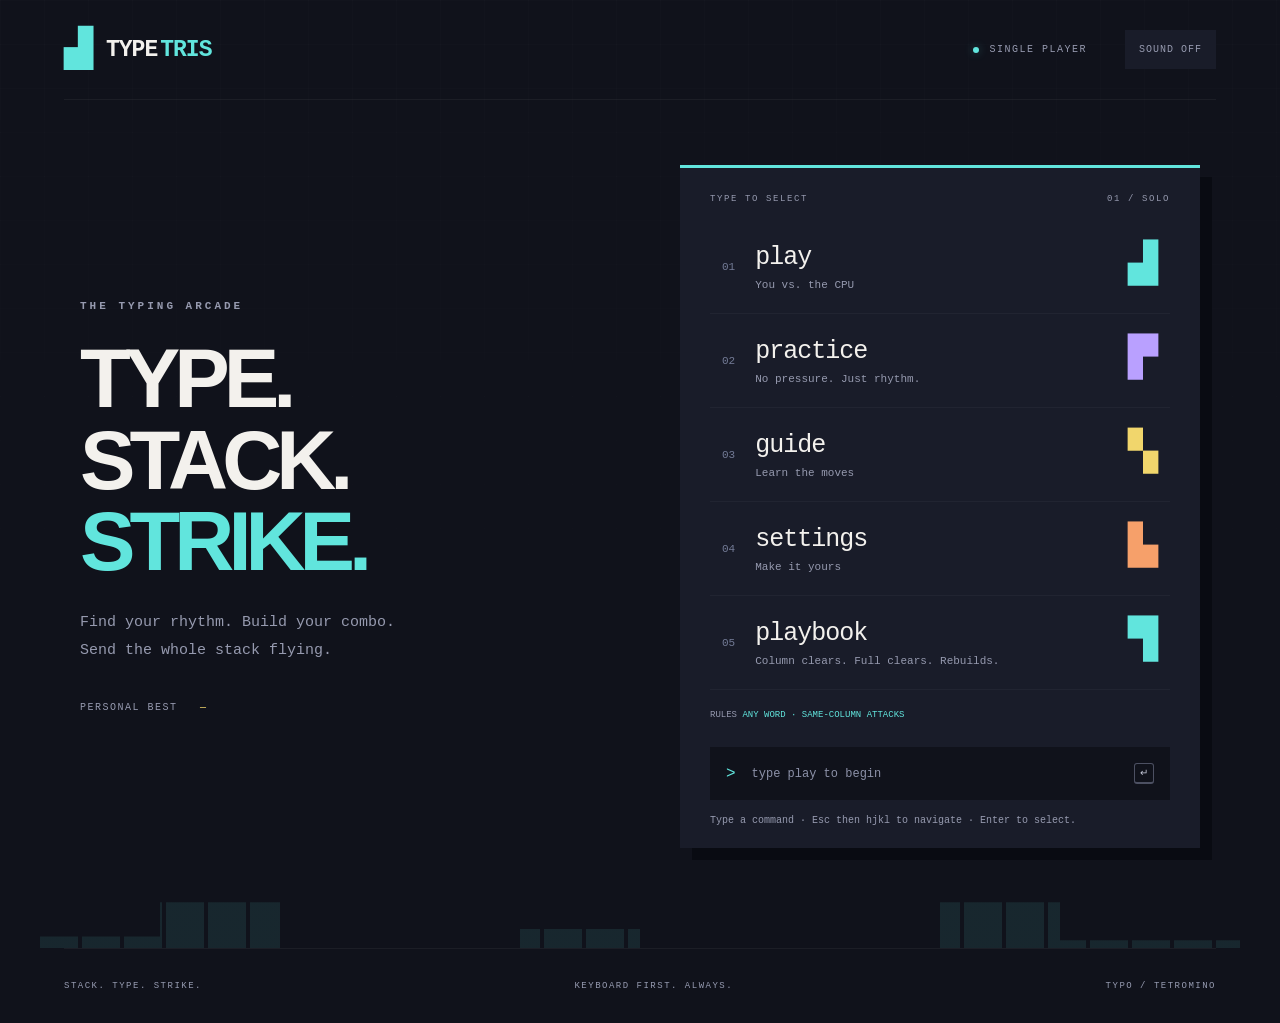
<file: typetris/index.html>
<!doctype html>
<html lang="en">
  <head>
    <meta charset="utf-8" />
    <meta name="viewport" content="width=device-width,initial-scale=1" />
    <meta name="theme-color" content="#10121b" />
    <meta
      name="description"
      content="A keyboard-first typing arcade. Build combos, launch attacks, and outlast the CPU."
    />
    <title>Typetris — Stack. Type. Strike.</title>
    <link rel="icon" href="favicon.svg" type="image/svg+xml" />
    <link rel="stylesheet" href="style.552b2c4c5db7.css" />
  </head>
  <body>
    <div class="ambient-grid" aria-hidden="true"></div>
    <header>
      <a class="brand" href="./" aria-label="Typetris home"
        ><span class="mini-piece" aria-hidden="true">▟</span> TYPE<span
          >TRIS</span
        ></a
      >
      <div class="header-right">
        <span class="online-dot"></span> SINGLE PLAYER
        <button
          id="sound-toggle"
          aria-label="Toggle sound"
          aria-pressed="false"
        >
          SOUND OFF
        </button>
      </div>
    </header>
    <main>
      <section id="menu" class="menu-screen">
        <div class="intro">
          <div class="eyebrow">THE TYPING ARCADE</div>
          <h1>TYPE.<br />STACK.<br /><span>STRIKE.</span></h1>
          <p>
            Find your rhythm. Build your combo.<br />Send the whole stack
            flying.
          </p>
          <div class="personal-best">
            PERSONAL BEST <span id="personal-best">—</span>
          </div>
        </div>
        <div class="menu-machine">
          <div class="machine-label">
            <span>TYPE TO SELECT</span><span>01 / SOLO</span>
          </div>
          <div class="menu-options">
            <button data-command="play">
              <span class="option-index">01</span
              ><span><strong>play</strong><small>You vs. the CPU</small></span
              ><span class="option-piece cyan">▟</span></button
            ><button data-command="practice">
              <span class="option-index">02</span
              ><span
                ><strong>practice</strong
                ><small>No pressure. Just rhythm.</small></span
              ><span class="option-piece violet">▛</span></button
            ><button data-command="guide">
              <span class="option-index">03</span
              ><span><strong>guide</strong><small>Learn the moves</small></span
              ><span class="option-piece yellow">▚</span></button
            ><button data-command="settings">
              <span class="option-index">04</span
              ><span><strong>settings</strong><small>Make it yours</small></span
              ><span class="option-piece orange">▙</span>
            </button>
            <button data-command="playbook"><span class="option-index">05</span><span><strong>playbook</strong><small>Column clears. Full clears. Rebuilds.</small></span><span class="option-piece cyan">▜</span></button>
          </div>
          <div class="equipped-line">RULES <span id="equipped-opener">ANY WORD · SAME-COLUMN ATTACKS</span></div>
          <form id="command-form">
            <span aria-hidden="true">&gt;</span
            ><input
              id="command"
              aria-label="Type a menu command"
              placeholder="type play to begin"
              autocomplete="off"
              autocapitalize="none"
              spellcheck="false"
            /><kbd>↵</kbd>
          </form>
          <p id="command-hint" aria-live="polite">
            Type a command · Esc then hjkl to navigate · Enter to select.
          </p>
        </div>
        <div class="floor-blocks" aria-hidden="true"></div>
      </section>
      <section id="arena" hidden>
        <div class="arena-heading">
          <div>
            <span class="eyebrow" id="mode-label">SOLO / CPU BATTLE</span>
            <h1>Find your flow.</h1>
          </div>
          <button id="pause-btn"><kbd>ESC</kbd> PAUSE</button>
        </div>
        <div class="arena-layout">
          <aside class="ghost-bank" id="ghost-bank" aria-label="Upstack word bank" hidden><h2>GHOST BANK</h2><p>Find two words containing the column vowel. Space locks each word.</p><div id="ghost-columns"></div><p id="ghost-progress" role="status"></p></aside>
          <aside class="telemetry">
            <div class="stat">
              <span>SCORE</span><strong id="score">000000</strong>
            </div>
            <div class="stat"><span>WPM</span><strong id="wpm">0</strong></div>
            <div class="stat">
              <span>ACCURACY</span
              ><strong id="accuracy">100<small>%</small></strong>
            </div>
            <div class="stat">
              <span>COLUMNS CLEARED</span><strong id="lines">0</strong>
            </div>
            <div class="stat timer">
              <span>TIME</span><strong id="time">0:00</strong>
            </div>
          </aside>
          <div class="player-side">
            <div class="board-heading">
              <span>01 <b>YOU</b></span
              ><span id="player-height">4 / 8 ROWS</span>
            </div>
            <div class="setup-strip">
              <div class="setup-title"><span id="setup-state" class="phase-badge">DOWNSTACK</span></div>
              <div id="route-preview" aria-label="Board rules"></div>
              <div class="setup-detail"><b id="setup-name">Type any word on your board</b><span>READY <b id="banked-bonus">0</b> · HEIGHT <b id="stack-height">0</b></span></div>
            </div>
            <div class="column-legend" aria-hidden="true"><span>1</span><span>2</span><span>3</span><span>4</span><span>5</span></div>
            <div class="well" id="player-well">
              <div class="ceiling">TOP OUT</div>
              <div id="player-stack" class="stack"></div>
              <div id="ghost-silhouette" aria-hidden="true" hidden></div>
              <div id="combo-toast" aria-hidden="true"></div>
            </div>
            <div class="typing-line">
              <span aria-hidden="true">&gt;</span
              ><input
                id="typing"
                aria-label="Type any word on your board"
                autocomplete="off"
                autocapitalize="none"
                autocorrect="off"
                spellcheck="false"
                placeholder="type any word on your board..."
              />
            </div>
            <div class="typing-help">
              <span><kbd>SPACE</kbd> LOCK WORD</span
              ><span><kbd>ENTER</kbd> ATTACK</span>
            </div>
            <p class="route-hint">Any word · Space to clear · completed columns send automatically</p>
          </div>
          <div class="combo-panel">
            <span>COMBO</span><strong id="combo">0</strong>
            <div id="multiplier">×1.00</div>
            <div class="charge-track"><div id="charge"></div></div>
            <span id="attack-power">0 ATTACK</span
            ><button id="attack-btn"><kbd>↵</kbd> SEND</button>
            <div id="reward-feedback" role="status" aria-live="polite"></div>
            <div id="event-label" role="status" aria-live="polite">
              Build your chain.
            </div>
          </div>
          <div class="cpu-side">
            <div class="board-heading">
              <span>02 <b id="opponent-name">CPU</b></span
              ><span id="cpu-height">4 / 8 ROWS</span>
            </div>
            <div class="well cpu-well" id="cpu-well">
              <div class="ceiling">TOP OUT</div>
              <div id="cpu-stack" class="stack"></div>
            </div>
            <div class="cpu-caption">
              <span class="online-dot"></span>
              <span id="cpu-description">YOUR WPM + 20</span><b id="cpu-speed">20 WPM</b>
            </div>
            <p class="battle-note">
              <span id="cpu-threat">SAME COLUMN RULES</span><br />
              Clear any word. Attack the same column.<br />Full clear → upstack → rebuild. Keep cycling until topout.
            </p>
          </div>
        </div>
      </section>
    </main>
    <footer>
      <span>STACK. TYPE. STRIKE.</span
      ><span id="footer-hint">KEYBOARD FIRST. ALWAYS.</span
      ><span>TYPO / TETROMINO</span>
    </footer>
    <div id="overlay" class="overlay" hidden>
      <section
        class="dialog"
        role="dialog"
        aria-modal="true"
        aria-labelledby="overlay-title"
      >
        <div class="dialog-top">
          <span id="dialog-tag">TYPETRIS</span
          ><button id="close-overlay" aria-label="Close dialog">
            <kbd>ESC</kbd>
          </button>
        </div>
        <h2 id="overlay-title"></h2>
        <div id="overlay-content"></div>
      </section>
    </div>
    <div id="effects" aria-hidden="true"></div>
    <script src="corpus.cb79e6922b28.js"></script>
    <script src="engine.54a595472b68.js"></script>
    <script src="script.d0a8140c1f70.js"></script>
    <script src="navigation.js"></script>
  </body>
</html>
</file>
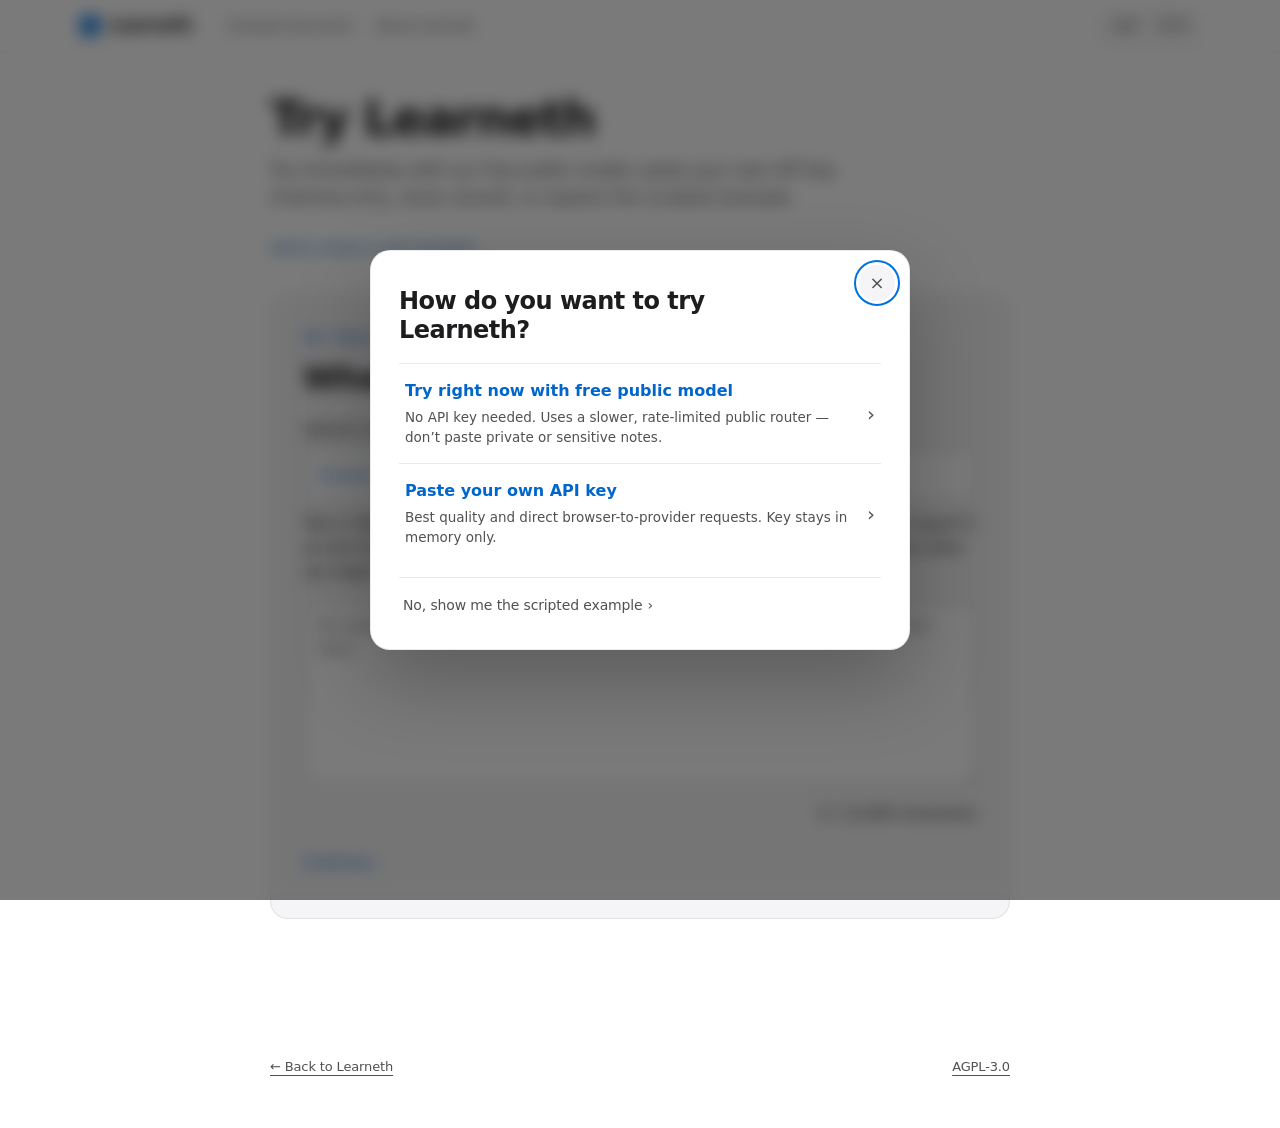
<file: learneth/demo/index.html>
<!doctype html>
<html lang="en" data-theme="light"><head>
<meta charset="utf-8"><meta name="viewport" content="width=device-width, initial-scale=1"><meta name="referrer" content="no-referrer">
<meta http-equiv="Content-Security-Policy" content="default-src 'none'; script-src 'self'; style-src 'self'; img-src 'self' blob:; connect-src https:; base-uri 'none'; form-action 'none'; object-src 'none'; frame-src 'none'; worker-src 'none'">
<meta name="description" content="Try Learneth with your own OpenAI-compatible API key. Memory-only browser session."><title>Welcome to Learneth!</title>
<link rel="icon" href="../assets/mark.svg" type="image/svg+xml"><link rel="stylesheet" href="../assets/typewriter.css"><link rel="stylesheet" href="../assets/live.css"><script src="../assets/render.js" defer></script><script src="../assets/live.js" defer></script>
</head><body><a class="skip" href="#main">Skip to content</a><header class="site-header"><a class="wordmark" href="../"><img class="wordmark-mark" src="../assets/mark.svg" width="20" height="20" alt="">Learneth</a><nav aria-label="Main navigation"><a href="../?example=fullscreen#preview">Example document</a><a href="../#approach">About Learneth</a></nav><div class="header-controls"><div class="theme-switcher" role="group" aria-label="Color theme"><button type="button" class="theme-btn" data-theme-choice="light" aria-pressed="true">Light</button><button type="button" class="theme-btn" data-theme-choice="dark" aria-pressed="false">Dark</button></div></div></header>
<main id="main" class="live-main"><h1 class="demo-title">Try Learneth</h1><p class="live-intro">Try immediately with our free public model, paste your own API key (memory-only, never stored), or explore the scripted example.</p>
<button type="button" id="reopen-welcome" class="action-control action-control-sm">Switch mode or view example <span class="chev" aria-hidden="true">›</span></button><dialog id="welcome" aria-labelledby="welcome-title"><button id="welcome-close" class="dialog-close" type="button" aria-label="Close welcome"><span aria-hidden="true">×</span></button><h2 id="welcome-title">How do you want to try Learneth?</h2><button id="free-choice" class="choice-row" type="button"><span class="choice-body"><span class="choice-title">Try right now with free public model</span><span class="choice-desc">No API key needed. Uses a slower, rate-limited public router — don’t paste private or sensitive notes.</span></span><span class="chev" aria-hidden="true">›</span></button><button id="live-choice" class="choice-row" type="button"><span class="choice-body"><span class="choice-title">Paste your own API key</span><span class="choice-desc">Best quality and direct browser-to-provider requests. Key stays in memory only.</span></span><span class="chev" aria-hidden="true">›</span></button><a id="example-choice" class="action-link welcome-alt" href="../?example=fullscreen#preview">No, show me the scripted example <span class="chev" aria-hidden="true">›</span></a></dialog>
<form id="onboarding" autocomplete="off" data-free-demo-url="https://learneth-example-proxy.va1orance.workers.dev/demo">
<section class="onboard-step" data-step="0"><p class="eyebrow">01 / Your material</p><h2>What are we working through?</h2><label for="material">Upload a document, or type out a topic!</label><input id="upload" type="file" accept=".txt,.md,.markdown,text/plain,text/markdown" aria-label="Upload a text or Markdown document"><p class="field-note">Text or Markdown only; up to 64 KiB and 12,000 characters. PDF is not supported: export it as text first. Files are read locally; extracted text goes to your chosen endpoint only when you begin.</p><textarea id="material" rows="7" maxlength="12000" required placeholder="For example: Velocity includes direction. Acceleration is a change in velocity over time."></textarea><p id="material-count" class="field-note char-count">0 / 12,000 characters</p><button type="button" id="material-next" class="action-control">Continue <span class="chev" aria-hidden="true">›</span></button></section>
<section class="onboard-step" data-step="1" hidden><p class="eyebrow">02 / Your starting point</p><h2>Should I?</h2><fieldset><legend>Teaching approach</legend><label><input type="radio" name="teaching" value="only" checked> Teach from your material(s) only</label><label><input type="radio" name="teaching" value="attached"> Teach from your material(s) with my knowledge attached</label><label><input type="radio" name="teaching" value="custom"> You tell me how I should teach:</label><label for="goal">Your teaching instructions (for the custom choice)</label><input id="goal" maxlength="500"></fieldset><label for="starting">How familiar is it?</label><select id="starting"><option value="Start with the basics">Start with the basics</option><option value="Diagnose my understanding with one question">Ask a question to find my starting point</option><option value="I know the basics; help me apply them">I know the basics; help me apply them</option></select><div class="step-actions"><button type="button" class="quiet-control back">← Back</button><button type="button" id="goal-next" class="action-control">Continue <span class="chev" aria-hidden="true">›</span></button></div></section>
<section class="onboard-step" data-step="2" hidden><p class="eyebrow">03 / Your model</p><h2>Choose your AI</h2><fieldset><legend>Connection mode</legend><label><input type="radio" name="provider-mode" value="free"> Try right now — free public model (no API key needed)</label><label><input type="radio" name="provider-mode" value="byo" checked> Bring your own OpenAI-compatible API key (recommended for quality &amp; privacy)</label></fieldset><div id="free-mode-panel" hidden><p class="field-note"><strong>Warning — lower-quality public model:</strong> This option routes through our shared Cloudflare Worker to OpenRouter’s free model tier (<code>nvidia/nemotron-3.5-lightning:free</code> with free-tier fallback). Expect slower replies, occasional rate limits, and weaker tutoring than GPT-4.1 / Claude / Gemini. Free upstream providers may log prompts — <strong>do not paste private, personal, or confidential material</strong>.</p></div><div id="byo-mode-panel"><p>Use an OpenAI-compatible HTTPS API. Requests go directly from your browser to the endpoint below; it must support CORS.</p><label for="base-url">HTTPS API base URL</label><input id="base-url" type="url" value="https://openrouter.ai/api/v1" maxlength="500" required spellcheck="false"><label for="model">Chat model ID</label><input id="model" value="openai/gpt-4.1-mini" maxlength="150" required spellcheck="false"><label for="api-key">API key (never stored; browser-only)</label><input id="api-key" type="password" maxlength="256" autocomplete="off" autocapitalize="none" spellcheck="false" required><p class="field-note">Use a disposable, low-limit key. Revoke it with your provider when finished. No fallback models or automatic retries.</p><details><summary>What leaves this page, and what stays?</summary><p>Your key is sent only as an Authorization header to the chosen endpoint. Material and conversation are sent each turn. This website writes no session state to browser storage, cookies, databases or URLs. Reloading, leaving, or End &amp; clear clears memory state. Extensions, password managers and developer tools may access inputs; secure memory erasure is not guaranteed.</p><p>The endpoint and downstream model providers may retain your requests. OpenRouter requests additionally deny data collection and fallback providers. Other endpoints receive no such retention guarantee.</p></details></div><p id="image-disabled-note" class="field-note"><strong>Image generation is disabled in the web demo:</strong> charts, SVG figures, and Mermaid diagrams work directly here; image generation is available in the full Learneth app.</p><p id="endpoint-preview" class="field-note"></p><label class="consent"><input type="checkbox" id="consent" required><span id="consent-label">I consent to sending my key and text to the endpoint shown above, understand API charges may apply, and know this experimental tutor can be wrong.</span></label><div class="step-actions"><button type="button" class="quiet-control back">← Back</button><button type="submit" class="action-control">Begin session <span class="chev" aria-hidden="true">›</span></button></div></section>
</form>
<section id="session" hidden aria-label="Live learning document"><div class="session-bar"><span id="session-model"></span><div class="session-actions"><button id="download-md" class="quiet-control" type="button">Download .md</button><button id="clear" class="quiet-control" type="button">End &amp; clear</button></div></div><article id="history" class="document live-document" aria-live="polite"></article><div id="recovery-bar" class="recovery-bar" hidden><p class="recovery-note">The last request did not complete. Your session history is intact.</p><div class="recovery-actions"><button id="retry-turn" class="action-control" type="button">Retry turn <span class="chev" aria-hidden="true">›</span></button><button id="edit-model" class="quiet-control" type="button">Edit model / switch key</button></div></div><form id="answer-form" class="answer-box" autocomplete="off"><label for="answer">YOUR TURN <span>Explain your thinking, or ask for a smaller step.</span></label><textarea id="answer" rows="4" maxlength="4000" required></textarea><p id="answer-count" class="field-note char-count">0 / 4,000 characters</p><div class="answer-bottom"><span>Each turn sends the session history to your provider.</span><button type="submit" class="action-control">Add to page <span class="chev" aria-hidden="true">›</span></button></div></form><button id="cancel" class="quiet-control" type="button" hidden>Stop request</button><p class="field-note">Up to 20 requests per session; 1,200 output tokens per chat request. Image generation is disabled in the web demo (charts, SVG figures, and Mermaid diagrams render here; image generation is available in the full Learneth app). Limits are not a spending guarantee. No automatic retries.</p></section>
<p id="notice" role="status" aria-live="polite"></p><noscript>This live demo requires JavaScript. The homepage example remains readable without it.</noscript></main><footer><a href="../">← Back to Learneth</a><a href="../LICENSING.md">AGPL-3.0</a></footer></body></html>
</file>
<file: doro-doro/assets/style-05e1a9122a65.css>
@font-face{font-family:'DM Sans';font-weight:400;font-style:normal;font-display:swap;src:url('../fonts/dm-sans-400.ttf')}
@font-face{font-family:'DM Sans';font-weight:500;font-style:normal;font-display:swap;src:url('../fonts/dm-sans-500.ttf')}
@font-face{font-family:'DM Sans';font-weight:600 700;font-style:normal;font-display:swap;src:url('../fonts/dm-sans-600.ttf')}
@font-face{font-family:'Italiana';font-weight:400;font-style:normal;font-display:swap;src:url('../fonts/italiana.ttf')}
[hidden]{display:none!important}
:root{--paper:#e9e6dc;--ink:#282a25;--muted:#696b60;--rule:#bdbeb1;--accent:#b53f2c;--slab:#d5d3c5;--button:#292d27;--button-ink:#f2efe5;color-scheme:light;font-family:'DM Sans',sans-serif;font-synthesis:none}
:root[data-theme=dark]{--paper:#202520;--ink:#e7e7d6;--muted:#a2a795;--rule:#4a5448;--accent:#e58b65;--slab:#626c59;--button:#d4dcc3;--button-ink:#202520;color-scheme:dark}
*{box-sizing:border-box}body{margin:0;background:var(--paper);color:var(--ink)}body::after{content:'';pointer-events:none;position:fixed;inset:0;z-index:10;opacity:.045;background-image:url("data:image/svg+xml,%3Csvg viewBox='0 0 180 180' xmlns='http://www.w3.org/2000/svg'%3E%3Cfilter id='n'%3E%3CfeTurbulence type='fractalNoise' baseFrequency='.84' numOctaves='3' stitchTiles='stitch'/%3E%3C/filter%3E%3Cpath fill='%23000' filter='url(%23n)' opacity='.7' d='M0 0h180v180H0z'/%3E%3C/svg%3E")}
button,a{-webkit-tap-highlight-color:transparent}button{font:inherit;color:inherit;cursor:pointer;border:0;background:none}button:focus-visible,a:focus-visible{outline:2px solid var(--accent);outline-offset:5px}button{touch-action:manipulation}button:hover{color:var(--accent)}svg{width:22px;height:22px;fill:none;stroke:currentColor;stroke-width:1.4;stroke-linecap:square;stroke-linejoin:miter}a{color:inherit;text-decoration:none}.sheet{min-height:100svh;max-width:1900px;margin:auto;padding:0 36px;display:grid;grid-template-columns:minmax(300px,.8fr) minmax(400px,1.2fr);grid-template-rows:96px 1fr 68px;column-gap:8vw}.masthead{grid-column:1/-1;display:flex;align-items:center;justify-content:space-between;border-bottom:1px solid var(--rule);z-index:2}.wordmark{font-size:30px;font-weight:500;letter-spacing:-1.8px}.wordmark-dash{margin:0 3px}.registered{font-size:10px;vertical-align:top;margin-left:5px;position:relative;top:6px;letter-spacing:0}.icon-button{display:grid;place-items:center;width:44px;height:44px;flex-shrink:0}.art{position:relative;grid-column:2;grid-row:2;min-height:650px;align-self:stretch;isolation:isolate;overflow:hidden}.art-heading{position:absolute;top:35px;left:0;right:0;display:flex;justify-content:space-between;z-index:1;pointer-events:none;font-size:13px;line-height:1.1;letter-spacing:-.2px;font-weight:600}.plate-number{text-align:right;font-size:11px;font-weight:400;line-height:1.5;letter-spacing:.5px}.plate-number i{font-style:normal;color:var(--muted);font-size:9px}canvas{display:block;width:100%;height:100%;position:absolute;inset:0;touch-action:pan-y}.art-axis{pointer-events:none;position:absolute;left:4px;top:40%;height:150px;display:flex;flex-direction:column;justify-content:space-between;align-items:center;font:9px monospace;color:var(--muted)}.art-axis:before{position:absolute;content:'';width:1px;top:20px;bottom:20px;background:var(--rule)}.art-caption{position:absolute;bottom:30px;left:0;right:0;display:flex;justify-content:space-between;font-size:9px;letter-spacing:1px;color:var(--muted);gap:8px;pointer-events:none}.live-indicator{display:flex;align-items:center;gap:7px;white-space:nowrap}.live-indicator i{width:5px;height:5px;border-radius:50%;background:var(--accent)}.instrument{grid-row:2;grid-column:1;align-self:center;padding-bottom:10px;max-width:570px}.eyebrow{display:flex;justify-content:space-between;gap:8px;font-size:10px;letter-spacing:1px;font-weight:500}.session-label{color:var(--accent)}#phase-label{color:var(--muted)}.time-wrap{margin:36px 0 30px}#time{font-family:'Italiana',Georgia,serif;font-size:clamp(105px,10.6vw,205px);line-height:1;letter-spacing:-.055em;font-variant-numeric:lining-nums tabular-nums;font-weight:400;margin-left:-.05em;white-space:nowrap}.time-caption{display:flex;justify-content:space-between;gap:10px;margin-top:15px;font-size:12px;color:var(--muted);align-items:center}.time-unit{font-size:8px;letter-spacing:1.1px;white-space:nowrap}#status{font-family:Georgia,serif;font-style:italic;font-size:16px}.mode-switch{display:flex;gap:24px;border-bottom:1px solid var(--rule);margin-top:45px}.mode-switch button{position:relative;font-size:12px;padding:12px 0 15px;color:var(--muted);min-height:44px;white-space:nowrap}.mode-switch button[aria-pressed=true]{color:var(--ink)}.mode-switch button[aria-pressed=true]:after{position:absolute;content:'';height:2px;background:var(--accent);bottom:-1px;left:0;right:0}.transport{display:flex;gap:10px;margin-top:24px}.start{min-height:60px;background:var(--button);color:var(--button-ink);padding:16px 22px;display:flex;align-items:center;justify-content:space-between;gap:18px;flex:1;text-align:left;font-size:13px}.start:hover{background:var(--accent);color:var(--paper)}.start svg{width:24px;height:24px;transition:transform .3s}.start:hover svg{transform:translateX(3px)}.secondary{height:60px;width:44px}.session-bottom{display:flex;justify-content:space-between;align-items:center;margin-top:27px;gap:12px;font-size:9px;letter-spacing:.9px;color:var(--muted)}.session-progress{display:flex;gap:15px;align-items:center}.session-dots{display:flex;gap:6px}.session-dots i{width:5px;height:15px;background:var(--rule);transform:skewY(-24deg)}.session-dots i.done{background:var(--accent)}.session-bottom strong{font-weight:500;color:var(--ink);margin-right:3px}.sound-button{min-height:44px;font-size:9px;letter-spacing:.7px;padding:0}.sound-button span{color:var(--ink);margin-left:4px}.timeline{height:15px;position:relative;margin-top:12px;background:repeating-linear-gradient(90deg,transparent 0 calc(2% - 1px),var(--rule) calc(2% - 1px) 2%);border:1px solid var(--rule);overflow:hidden}#timeline-fill{height:100%;width:0;background:var(--accent);opacity:.8;transition:width 1s linear}footer{grid-row:3;grid-column:1/-1;border-top:1px solid var(--rule);display:flex;align-items:center;justify-content:space-between;gap:14px;font-size:9px;letter-spacing:.7px;color:var(--muted)}.theme-button{display:flex;align-items:center;gap:9px;padding:10px 0;min-height:44px;font-size:9px;letter-spacing:1px}.theme-symbol{width:12px;height:12px;border:1px solid var(--muted);border-radius:50%;background:linear-gradient(90deg,var(--ink) 50%,transparent 50%)}.fullscreen{width:44px;height:44px;display:grid;place-items:center}.fullscreen svg{width:17px;height:17px}.footer-center{font-size:8px}dialog{max-width:420px;width:calc(100% - 36px);padding:30px;background:var(--paper);color:var(--ink);border:1px solid var(--rule);box-shadow:0 30px 100px #0004}dialog::backdrop{background:#151c1766;backdrop-filter:blur(6px)}.dialog-heading{display:flex;justify-content:space-between;align-items:center;gap:10px}.dialog-heading h1{font-family:'Italiana',Georgia,serif;font-weight:400;font-size:40px;margin:0}.dialog-heading button{font-size:28px}dialog p{font-size:12px;line-height:1.6;color:var(--muted)}dialog label{display:grid;grid-template-columns:1fr auto 68px;align-items:center;border-bottom:1px solid var(--rule);gap:15px;padding:14px 0;font-size:13px}dialog label span{font-size:8px;color:var(--muted);letter-spacing:1px}input{width:68px;background:transparent;border:0;border-bottom:1px solid var(--rule);border-radius:0;color:var(--ink);padding:10px 4px;font:20px 'DM Sans',sans-serif}input:focus{outline:1px solid var(--accent)}.settings-note{margin:20px 0!important;font-size:11px!important}.apply{width:100%}.keyboard-hint{font-size:8px;color:var(--muted);letter-spacing:.6px;margin-top:22px;text-align:center}
@media(min-width:1600px){.sheet{padding:0 64px;column-gap:12vw}.art{min-height:800px}}
@media(max-width:760px),(max-aspect-ratio:3/4){.sheet{padding:0 26px;grid-template-columns:minmax(0,1fr);grid-template-rows:76px minmax(340px,1fr) auto 60px;gap:0;max-width:760px;min-height:100svh}.masthead{grid-row:1}.wordmark{font-size:26px}.art{grid-column:1;grid-row:2;min-height:340px}.art-heading{top:22px;font-size:11px}.plate-number{font-size:9px}.plate-number i{font-size:8px}.art-axis{top:37%;height:100px}.art-caption{bottom:15px;font-size:8px;letter-spacing:.5px}.instrument{grid-column:1;grid-row:3;max-width:none;padding-top:18px;padding-bottom:27px;border-top:1px solid var(--rule)}.eyebrow{font-size:9px;letter-spacing:.75px}.time-wrap{margin:19px 0 0}#time{font-size:clamp(96px,25.8vw,190px);line-height:.95;letter-spacing:-.055em}.time-caption{margin-top:11px}#status{font-size:14px}.time-unit{font-size:7px}.mode-switch{margin-top:22px;gap:26px}.mode-switch button{font-size:11px;padding:10px 0 12px}.transport{margin-top:18px;gap:6px}.start{min-height:54px;padding:15px 19px;font-size:12px}.secondary{height:54px;width:40px}.session-bottom{margin-top:13px;font-size:8px}.session-dots{gap:5px}.session-dots i{height:12px;width:4px}.sound-button{font-size:8px}.timeline{margin-top:4px;height:10px}footer{grid-row:4}.footer-center{font-size:7px;letter-spacing:.6px}}
@media(min-height:1100px) and (max-aspect-ratio:3/4){.sheet{max-width:none;padding:0 6vw;grid-template-rows:110px minmax(480px,1fr) auto 90px}.wordmark{font-size:40px}.art-heading{top:40px;font-size:17px}.plate-number{font-size:13px}.plate-number i{font-size:11px}.art-caption{font-size:11px;bottom:30px}.instrument{padding-top:30px;padding-bottom:45px}.eyebrow{font-size:13px}#time{font-size:25vw}.time-wrap{margin:30px 0 0}.time-caption{margin-top:24px}#status{font-size:23px}.time-unit{font-size:10px}.mode-switch{margin-top:35px;gap:50px}.mode-switch button{font-size:17px;padding:18px 0}.transport{margin-top:30px;gap:20px}.start{min-height:85px;font-size:19px;padding:25px 30px}.secondary{width:65px;height:85px}.session-bottom{margin-top:25px;font-size:11px}.sound-button{font-size:11px}.session-dots i{width:6px;height:20px}.timeline{height:20px;margin-top:16px}.theme-button{font-size:11px}.footer-center{font-size:10px}}
@media(max-width:360px){.sheet{padding:0 20px;grid-template-rows:68px minmax(300px,1fr) auto 56px}.art{min-height:300px}#time{font-size:26vw}.mode-switch{gap:23px}.art-caption{font-size:7px}.transport{gap:2px}.start{padding:13px 15px}.secondary{width:36px}.session-progress{gap:9px}.footer-center{font-size:6px}}
@media(prefers-reduced-motion:reduce){*,*:before,*:after{animation:none!important;transition:none!important;scroll-behavior:auto!important}}
/* Enhanced menus use the same palette as the canvas, including the popup. */
.enhanced-select{position:absolute!important;width:1px!important;height:1px!important;padding:0!important;margin:0!important;opacity:0;overflow:hidden;clip-path:inset(50%);pointer-events:none}
.select-trigger{display:flex;align-items:center;justify-content:space-between;gap:16px;min-height:44px;padding:8px 0;text-align:left;max-width:100%;color:var(--ink)}
.select-value{overflow:hidden;text-overflow:ellipsis;white-space:nowrap;min-width:0}
.select-trigger svg{width:15px;height:15px;flex:none;stroke-width:1.2;transition:transform .18s ease}
.select-trigger[aria-expanded=true] svg{transform:rotate(180deg)}
#building-trigger{width:100%;font-size:14px;font-weight:500;letter-spacing:-.25px}
#theme-trigger{font-size:9px;letter-spacing:.5px;text-transform:uppercase}
.select-menu{position:fixed;z-index:100;padding:7px;overflow-y:auto;overscroll-behavior:contain;background:var(--paper);color:var(--ink);border:1px solid var(--rule);border-radius:4px;box-shadow:0 18px 48px #0003,0 3px 12px #0002;scrollbar-width:thin;scrollbar-color:var(--rule) var(--paper)}
.select-option{position:relative;min-height:40px;display:flex;align-items:center;padding:9px 30px 9px 12px;font-size:12px;cursor:pointer;border-radius:2px}
.select-option.active{background:color-mix(in srgb,var(--accent) 13%,var(--paper));color:var(--ink)}
.select-option[aria-selected=true]{color:var(--accent)}
.select-option[aria-selected=true]:after{content:'✓';position:absolute;right:12px;font-size:12px}
@media(max-width:760px),(max-aspect-ratio:3/4){#building-trigger{font-size:12px}#theme-trigger{font-size:8px}}
@media(min-height:1100px) and (max-aspect-ratio:3/4){#building-trigger{font-size:21px}#theme-trigger{font-size:11px}}
/* Collection editions: the drawing and instrument share one palette. */
:root[data-theme=catppuccin]{--paper:#1e1e2e;--ink:#cdd6f4;--muted:#a6adc8;--rule:#45475a;--accent:#f5c2e7;--slab:#7f849c;--button:#cba6f7;--button-ink:#1e1e2e;color-scheme:dark}
:root[data-theme=latte]{--paper:#eff1f5;--ink:#4c4f69;--muted:#6c6f85;--rule:#bcc0cc;--accent:#8839ef;--slab:#ccd0da;--button:#7287fd;--button-ink:#eff1f5;color-scheme:light}
:root[data-theme=sunset]{--paper:#14283f;--ink:#ffdfbe;--muted:#b8b4b7;--rule:#435363;--accent:#ff9d62;--slab:#a57e6b;--button:#ff9d62;--button-ink:#14283f;color-scheme:dark}
:root[data-theme=nord]{--paper:#2e3440;--ink:#eceff4;--muted:#b6c1d2;--rule:#4c566a;--accent:#88c0d0;--slab:#7b8a9c;--button:#a3be8c;--button-ink:#2e3440;color-scheme:dark}
:root[data-theme=dracula]{--paper:#282a36;--ink:#f8f8f2;--muted:#b8b3cc;--rule:#484957;--accent:#ff79c6;--slab:#85829b;--button:#bd93f9;--button-ink:#282a36;color-scheme:dark}
.sr-only{position:absolute;width:1px;height:1px;padding:0;margin:-1px;overflow:hidden;clip:rect(0,0,0,0);white-space:nowrap;border:0}
.wordmark{font-family:'DM Sans','Hiragino Kaku Gothic ProN','Yu Gothic',sans-serif;font-weight:500;letter-spacing:.06em;font-size:27px}
select{font:inherit;color:inherit;background:var(--paper);border:0;border-radius:0;cursor:pointer;max-width:100%;outline-offset:4px}
select:focus-visible{outline:2px solid var(--accent)}
.building-heading{pointer-events:auto;display:flex;flex-direction:column;align-items:flex-start;max-width:calc(100% - 85px);margin-top:-12px}
#building{font-size:14px;font-weight:500;letter-spacing:-.25px;min-height:44px;margin-left:-4px;padding:4px 20px 4px 0;text-overflow:ellipsis;width:100%}
#building-city{font-size:9px;font-weight:400;letter-spacing:1px;text-transform:uppercase;color:var(--muted);margin-top:-3px}
.assembly-meta{display:flex;flex-direction:column;gap:5px}.art-caption{align-items:flex-end;pointer-events:none}
#assembly-count{font-family:monospace;font-size:8px;color:var(--muted);letter-spacing:1px}
.preview-button{position:absolute;right:0;bottom:63px;min-height:44px;padding:8px 0 8px 14px;font-size:10px;color:var(--muted);z-index:2}.preview-button span{margin-left:10px;color:var(--accent)}
.theme-button{display:flex;align-items:center;gap:9px;max-width:65%;padding:0;min-height:44px}
#theme{font-size:9px;letter-spacing:.5px;text-transform:uppercase;min-height:44px;padding:0 13px 0 0;max-width:170px}
@media(max-width:760px),(max-aspect-ratio:3/4){#building{font-size:12px}.preview-button{bottom:46px;font-size:9px}.wordmark{font-size:24px}.building-heading{margin-top:-12px}#theme{font-size:8px;max-width:142px}.footer-center{display:none}}
@media(min-height:1100px) and (max-aspect-ratio:3/4){#building{font-size:21px}#building-city{font-size:12px}#assembly-count{font-size:11px}.preview-button{bottom:77px;font-size:13px}#theme{font-size:11px;max-width:220px}.wordmark{font-size:36px}}
/* Direct manipulation of time; only changed glyphs roll. */
#time{display:flex;align-items:center;cursor:text;width:max-content;max-width:100%;letter-spacing:0;outline-offset:6px}
.digit{display:inline-block;position:relative;overflow:hidden;height:1.12em;line-height:1.06;width:.62em;flex:none;text-align:center;perspective:400px}
.digit.separator{width:.23em;overflow:visible}.digit-current{display:block;transform-origin:50% 100%}
.digit::before{content:attr(data-previous);position:absolute;inset:0;opacity:0;pointer-events:none;transform-origin:50% 0%}
.digit.roll .digit-current{animation:digit-in .44s cubic-bezier(.2,.7,.25,1) both}.digit.roll::before{animation:digit-out .44s cubic-bezier(.2,.7,.25,1) both}
@keyframes digit-in{from{opacity:0;transform:translateY(85%) rotateX(-25deg)}to{opacity:1;transform:translateY(0) rotateX(0)}}
@keyframes digit-out{from{opacity:1;transform:translateY(0) rotateX(0)}to{opacity:0;transform:translateY(-85%) rotateX(25deg)}}
#time-edit{font:inherit;font-family:'Italiana',Georgia,serif;font-size:clamp(70px,9vw,170px);letter-spacing:-.03em;width:100%;min-width:0;color:var(--accent);padding:0;border:0;border-bottom:1px solid var(--accent);line-height:1.12;background:transparent}
.time-wrap:has(#time-edit:not([hidden])){min-height:1em}#time-edit[aria-invalid=true]{outline:2px solid var(--accent)}
.mode-running:before{content:'';display:inline-block;width:4px;height:4px;border-radius:50%;background:var(--accent);margin-right:6px;vertical-align:middle}
.utilities{margin-top:24px;padding-top:12px;border-top:1px solid var(--rule);font-size:11px}
.alarm-controls{display:flex;align-items:center;gap:10px;flex-wrap:wrap;justify-content:space-between;color:var(--muted)}
.check-control,dialog label.check-control{display:flex;align-items:center;gap:9px;padding:0;border:0;cursor:pointer;font-size:11px;line-height:1.5}
input[type=checkbox]{appearance:auto;width:14px;height:14px;padding:0;margin:0;flex:none;accent-color:var(--accent);cursor:pointer}
.clock-control,dialog label.clock-control{display:flex;align-items:center;gap:7px;padding:0;border:0;font-size:11px}
input[type=time]{width:108px;font:12px 'DM Sans',sans-serif;padding:9px 1px;color:var(--ink);min-width:0}
#alarm-clear{font-size:20px;min-width:24px;min-height:40px}.alarm-banner{display:flex;align-items:center;justify-content:space-between;gap:12px;background:color-mix(in srgb,var(--accent) 12%,var(--paper));padding:14px;margin-top:12px;color:var(--accent)}.alarm-banner button{text-decoration:underline;min-height:30px}
.tasks{margin-top:10px}.tasks summary{cursor:pointer;display:flex;align-items:center;justify-content:space-between;min-height:44px;list-style:none}.tasks summary::-webkit-details-marker{display:none}.tasks summary span{color:var(--muted);font-size:10px;font-variant-numeric:tabular-nums}.tasks summary:before{content:'+';margin-right:10px;color:var(--accent)}.tasks[open] summary:before{content:'−'}.tasks summary span{margin-left:auto}
.task-list{max-height:235px;overflow:auto;scrollbar-width:thin;scrollbar-color:var(--rule) var(--paper)}.task-row{display:flex;align-items:center;gap:10px;min-width:0;border-bottom:1px solid color-mix(in srgb,var(--rule) 50%,transparent)}
.task-row input[type=text],.task-add input{width:100%;min-width:0;font:12px 'DM Sans',sans-serif;border:0;padding:12px 0;flex:1;background:transparent;color:var(--ink);border-radius:0}.task-row.done input[type=text]{color:var(--muted);text-decoration:line-through}.task-row button,.task-add button{font-size:20px;min-width:36px;min-height:44px;color:var(--muted)}.task-add{display:flex;align-items:center;gap:10px}.task-add input::placeholder{color:var(--muted)}
.settings-utilities{margin:24px 0}.settings-utilities h2{font-size:15px;font-weight:500;margin:22px 0 12px}.settings-utilities label{margin-bottom:10px}.settings-utilities>button{font-size:11px;color:var(--muted);padding:8px 0;text-decoration:underline}
dialog{max-height:calc(100svh - 36px);overflow:auto}.instrument{min-width:0}.time-wrap{min-width:0}
@media(max-width:760px),(max-aspect-ratio:3/4){#time-edit{font-size:25vw}.utilities{margin-top:18px}.alarm-controls{gap:6px}.check-control{font-size:10px}#time{font-size:clamp(86px,25.8vw,190px)}}
@media(min-height:1100px) and (max-aspect-ratio:3/4){#time{font-size:25vw}.utilities{font-size:15px}.check-control{font-size:14px}}
#time[data-wide=true]{font-size:clamp(50px,6.7vw,110px)}#settings-remaining{font-size:14px}
@media(max-width:760px),(max-aspect-ratio:3/4){#time[data-wide=true]{font-size:17vw}}
@media(max-width:380px){.alarm-controls{display:grid;grid-template-columns:1fr 24px}.alarm-controls .check-control{grid-column:1/-1}.alarm-controls .clock-control{justify-content:space-between}}
#time:focus-visible{outline:1px solid var(--accent);outline-offset:6px}#time:focus:not(:focus-visible){outline:none}dialog label:has(#settings-remaining){grid-template-columns:1fr auto 84px}#settings-remaining{width:84px}
/* Keep detailed sound choices in the settings, with the same themed menus. */
.sound-choices{margin:16px 0 24px}.sound-choice{display:flex;align-items:center;justify-content:space-between;gap:12px;border-bottom:1px solid var(--rule);min-height:58px}.sound-choice>label{display:block;border:0;padding:0;margin:0;font-size:11px;flex:1}.sound-choice-control{display:flex;align-items:center;gap:8px;min-width:0}.sound-choice .select-trigger{font-size:11px;min-width:100px;padding:8px 0;gap:10px}.sound-choice [data-test-sound]{width:32px;height:44px;font-size:20px;color:var(--accent)}.settings-utilities>#sound{display:flex;align-items:center;justify-content:space-between;width:100%;font-size:11px;text-decoration:none;border-bottom:1px solid var(--rule);padding:4px 0;margin-bottom:14px;color:var(--ink)}#sound[aria-pressed=true] span{color:var(--accent)}
.timeline:after{content:'';position:absolute;inset:0;pointer-events:none;background:repeating-linear-gradient(90deg,transparent 0 calc(2% - 1px),var(--rule) calc(2% - 1px) 2%)}
@media(max-width:380px){dialog{padding:22px}.sound-choice{gap:8px}.sound-choice .select-trigger{min-width:80px}.sound-choice-control{gap:4px}}

/* Center the digit track, not its legacy left-aligned text box. */
.time-wrap{display:flex;justify-content:center;align-items:center}#time{margin-left:0;margin-right:0;justify-content:center}#time-edit{text-align:center}
.inline-sound{display:flex;align-items:center;justify-content:flex-end;gap:7px;min-height:38px;margin-top:5px;font-size:11px;color:var(--muted)}.inline-sound button{padding:4px 0;min-height:32px;color:var(--ink)}.inline-sound u{text-underline-offset:3px;text-decoration-thickness:1px}.inline-sound input{margin-left:3px}.inline-sound+.transport{margin-top:6px}
#alarm-open{min-height:44px;font-size:11px;color:var(--ink)}#alarm-at,#settings-alarm-at{width:84px;font-size:16px;text-align:center;font-variant-numeric:tabular-nums}#alarm-dialog .apply{margin-top:24px}#alarm-dialog .sound-choice{margin-top:12px}#interval-sound-dialog h1{font-size:34px}#interval-sound-dialog .sound-choice{margin:20px 0 8px}
@media(max-width:380px){.alarm-controls{display:flex}.alarm-controls .check-control{flex:1}dialog label:has(#alarm-at){gap:10px}}

.select-menu[popover]{inset:auto;border:1px solid var(--rule);margin:0}.select-menu[popover]::backdrop{background:transparent}
dialog label:has(#sound-volume){display:flex;justify-content:space-between;font-size:12px}#sound-volume{width:140px;max-width:50%;accent-color:var(--accent);padding:0;cursor:pointer}
.session-dots{gap:0;border-right:1px solid var(--rule)}.session-dots i{width:9px;height:14px;background:transparent;border:1px solid var(--rule);border-right:0;transform:none}.session-dots i.done{background:var(--accent);border-color:var(--rule)}
</file>
<file: learneth/assets/typewriter.css>
/* Apple-inspired refined learning workspace aesthetic. */
:root,
html[data-theme="light"] {
  color-scheme: light;
  --bg: #ffffff;
  --bg-subtle: #f5f5f7;
  --surface: #ffffff;
  --surface-elevated: #f5f5f7;
  --panel: #f5f5f7;
  --bar: rgba(255, 255, 255, 0.82);
  --editor: #ffffff;
  --learner-bg: #f5f5f7;
  --figure-bg: #f5f5f7;
  --ink-strong: #1d1d1f;
  --ink: #2c2c2e;
  --muted: #515154;
  --line: rgba(0, 0, 0, 0.08);
  --line-strong: rgba(0, 0, 0, 0.16);
  --control-border: #9e9ea6;
  --accent: #0071e3;
  --accent-hover: #0060c0;
  --accent-text: #0066cc;
  --accent-fg: #ffffff;
  --accent-soft: rgba(0, 113, 227, 0.09);
  --ribbon: #636366;
  --ok: #1b7a37;
  --ok-soft: rgba(27, 122, 55, 0.08);
  --warn: #b25000;
  --warn-soft: rgba(178, 80, 0, 0.08);
  --diagram-accent: #0066cc;
  --chart-1: #0066cc;
  --chart-2: #1b7a37;
  --chart-3: #c26d00;
  --chart-4: #c9342c;
  --chart-5: #0891b2;
  --chart-6: #515154;
  --shadow-sm: 0 1px 2px rgba(0, 0, 0, 0.04), 0 1px 3px rgba(0, 0, 0, 0.03);
  --shadow-card: 0 2px 12px rgba(0, 0, 0, 0.04), 0 0 0 1px rgba(0, 0, 0, 0.06);
  --shadow-window: 0 24px 60px -12px rgba(0, 0, 0, 0.12), 0 4px 16px -4px rgba(0, 0, 0, 0.06), 0 0 0 1px rgba(0, 0, 0, 0.07);
  --shadow-featured: 0 12px 36px -8px rgba(0, 113, 227, 0.14);
  --radius-sm: 8px;
  --radius-md: 12px;
  --radius-lg: 16px;
  --radius-xl: 20px;
  --radius-pill: 999px;
  --font-display: -apple-system, BlinkMacSystemFont, "SF Pro Display", "SF Pro Text", "Helvetica Neue", system-ui, sans-serif;
  --font-sans: -apple-system, BlinkMacSystemFont, "SF Pro Text", "SF Pro Display", "Helvetica Neue", system-ui, sans-serif;
  --font-mono: "SF Mono", ui-monospace, Menlo, Monaco, Consolas, "Liberation Mono", monospace;
  --sans: var(--font-sans);
  --mono: var(--font-mono);
}

html[data-theme="dark"] {
  color-scheme: dark;
  --bg: #000000;
  --bg-subtle: #111113;
  --surface: #161618;
  --surface-elevated: #1d1d1f;
  --panel: #141416;
  --bar: rgba(22, 22, 24, 0.78);
  --editor: #1c1c1e;
  --learner-bg: #252528;
  --figure-bg: #141416;
  --ink-strong: #f5f5f7;
  --ink: #e5e5ea;
  --muted: #a1a1a6;
  --line: rgba(255, 255, 255, 0.10);
  --line-strong: rgba(255, 255, 255, 0.18);
  --control-border: rgba(255, 255, 255, 0.28);
  --accent: #0071e3;
  --accent-hover: #0077ed;
  --accent-text: #4da6ff;
  --accent-fg: #ffffff;
  --accent-soft: rgba(41, 151, 255, 0.14);
  --ribbon: #98989d;
  --ok: #30d158;
  --ok-soft: rgba(48, 209, 88, 0.12);
  --warn: #ff9f0a;
  --warn-soft: rgba(255, 159, 10, 0.12);
  --diagram-accent: #4da6ff;
  --chart-1: #4da6ff;
  --chart-2: #30d158;
  --chart-3: #ff9f0a;
  --chart-4: #ff453a;
  --chart-5: #40c8e0;
  --chart-6: #a1a1a6;
  --shadow-sm: 0 1px 2px rgba(0, 0, 0, 0.35);
  --shadow-card: 0 2px 16px rgba(0, 0, 0, 0.36), 0 0 0 1px rgba(255, 255, 255, 0.08);
  --shadow-window: 0 32px 72px -12px rgba(0, 0, 0, 0.72), 0 0 0 1px rgba(255, 255, 255, 0.10);
  --shadow-featured: 0 12px 36px -8px rgba(0, 113, 227, 0.24);
}

* { box-sizing: border-box; }
html { scroll-padding-top: 72px; }

body {
  margin: 0;
  background-color: var(--bg);
  color: var(--ink);
  font: 400 17px/1.58 var(--font-sans);
  letter-spacing: -0.008em;
  -webkit-font-smoothing: antialiased;
  -moz-osx-font-smoothing: grayscale;
  text-rendering: optimizeLegibility;
}

a { color: inherit; text-underline-offset: 4px; }
button, input, select, textarea { font: inherit; }
button, a { -webkit-tap-highlight-color: transparent; }

a:focus-visible,
button:focus-visible,
input:focus-visible,
select:focus-visible,
textarea:focus-visible,
summary:focus-visible,
.doc-scroll:focus-visible,
.action-link:focus-visible,
.try-link:focus-visible,
.action-control:focus-visible,
.quiet-control:focus-visible,
.toolbar-control:focus-visible,
[tabindex]:focus-visible {
  outline: 2px solid var(--accent);
  outline-offset: 3px;
  border-radius: 6px;
}

[hidden] { display: none !important; }

.skip {
  position: absolute;
  top: -100px;
  left: 16px;
  padding: 9px 16px;
  border-radius: var(--radius-pill);
  background: var(--surface-elevated);
  border: 1px solid var(--line-strong);
  color: var(--ink-strong);
  box-shadow: var(--shadow-card);
  font: 500 13px/1.2 var(--font-sans);
  text-decoration: none;
  z-index: 60;
}

.skip:focus { top: 12px; }

.site-header {
  position: sticky;
  top: 0;
  max-width: none;
  width: 100%;
  min-height: 52px;
  padding-inline: max(20px, calc((100% - 1120px) / 2));
  display: flex;
  align-items: center;
  gap: 24px;
  background: var(--bar);
  -webkit-backdrop-filter: saturate(180%) blur(20px);
  backdrop-filter: saturate(180%) blur(20px);
  border-bottom: 1px solid var(--line);
  z-index: 40;
}

main,
footer {
  max-width: 1120px;
  margin-inline: auto;
  padding-inline: clamp(20px, 4vw, 40px);
}

.wordmark {
  display: inline-flex;
  align-items: center;
  gap: 9px;
  font: 600 17px/1 var(--font-display);
  letter-spacing: -0.02em;
  color: var(--ink-strong);
  text-decoration: none;
  white-space: nowrap;
}

.wordmark-mark {
  width: 20px;
  height: 20px;
  border-radius: 5px;
  display: block;
  flex: none;
}

nav {
  display: flex;
  gap: 24px;
  margin-left: 12px;
  font: 400 13px/1 var(--font-sans);
}

nav a {
  color: var(--muted);
  text-decoration: none;
  display: inline-flex;
  align-items: center;
  min-height: 44px;
  transition: color 0.16s ease;
}

nav a:hover { color: var(--ink-strong); }

.header-controls {
  margin-left: auto;
  display: flex;
  align-items: center;
  gap: 12px;
}

.theme-switcher {
  border-radius: 999px;
  padding: 2px;
  background: var(--panel);
  border: 1px solid var(--line);
  display: inline-flex;
}

.theme-btn {
  border: 0;
  background: transparent;
  color: var(--muted);
  font: 500 11.5px/1 var(--font-sans);
  padding: 6px 10px;
  border-radius: 999px;
  cursor: pointer;
  transition: background-color 0.15s ease, color 0.15s ease, box-shadow 0.15s ease;
}

.theme-btn:hover { color: var(--ink-strong); }

.theme-btn[aria-pressed="true"] {
  background: var(--surface);
  color: var(--ink-strong);
  box-shadow: var(--shadow-sm);
}

.nav-cta {
  font: 500 13px/1 var(--font-sans);
  color: var(--accent-text);
  text-decoration: none;
  display: inline-flex;
  align-items: center;
  gap: 4px;
  min-height: 36px;
  white-space: nowrap;
}

.nav-cta:hover {
  text-decoration: underline;
  text-underline-offset: 4px;
  text-decoration-thickness: 1.5px;
}

.chev {
  display: inline-block;
  transition: transform 0.16s ease;
}

.nav-cta:hover .chev,
.action-link:hover .chev,
.try-link:hover .chev,
.action-control:hover .chev,
.tier-link:hover .chev,
.answer-bottom button:hover .chev {
  transform: translateX(2px);
}

/* Buttonless Apple action language */
.action-link,
.try-link,
.action-control,
.tier-link {
  background: none;
  border: 0;
  padding: 4px 0;
  color: var(--accent-text);
  font: 500 15px/1.4 var(--font-sans);
  text-decoration: none;
  display: inline-flex;
  align-items: center;
  gap: 5px;
  min-height: 44px;
  cursor: pointer;
}

.action-link:hover,
.try-link:hover,
.action-control:hover,
.tier-link:hover {
  text-decoration: underline;
  text-underline-offset: 4px;
  text-decoration-thickness: 1.5px;
}

.action-link-lg,
.action-control-lg {
  font-size: 18px;
}

.action-link-sm,
.action-control-sm {
  font-size: 13.5px;
  min-height: 40px;
}

.action-link-muted {
  color: var(--ink-strong);
}

.quiet-control,
.toolbar-control {
  background: none;
  border: 0;
  color: var(--muted);
  font: 500 13px/1.4 var(--font-sans);
  padding: 6px 10px;
  border-radius: 8px;
  min-height: 40px;
  display: inline-flex;
  align-items: center;
  gap: 5px;
  cursor: pointer;
  transition: color 0.15s ease, background-color 0.15s ease;
}

.quiet-control:hover,
.toolbar-control:hover {
  color: var(--ink-strong);
  background: var(--panel);
}

.quiet-control-danger:hover {
  color: var(--warn);
}

/* Hero */
.hero {
  padding: clamp(64px, 9vw, 112px) 0 clamp(44px, 6vw, 72px);
  border-bottom: 1px solid var(--line);
}

.hero-heading { max-width: 820px; }

.hero-eyebrow {
  margin: 0 0 16px;
  font: 600 13px/1.4 var(--font-sans);
  color: var(--accent-text);
}

.hero h1 {
  font: 600 clamp(2.15rem, 5.2vw, 4.15rem)/1.07 var(--font-display);
  letter-spacing: -0.032em;
  color: var(--ink-strong);
  margin: 0 0 20px;
}

.hero h1 u {
  text-decoration: none;
}

.hero h1 .rotating-word {
  display: inline-block;
  width: 6.2em;
  white-space: nowrap;
  color: var(--accent-text);
  vertical-align: baseline;
}

.hero h1 .type-caret {
  display: inline-block;
  width: 0.045em;
  min-width: 2px;
  height: 0.84em;
  margin-left: 0.06em;
  vertical-align: -0.06em;
  border-radius: 1px;
  background: var(--accent);
  animation: type-blink 1.05s ease-in-out infinite;
}

@keyframes type-blink {
  0%, 49% { opacity: 1; }
  50%, 100% { opacity: 0; }
}

.hero-lead {
  font: 400 clamp(1.1rem, 2vw, 1.35rem)/1.52 var(--font-sans);
  letter-spacing: -0.012em;
  color: var(--muted);
  max-width: 600px;
  margin: 0 0 26px;
}

.hero-actions {
  display: flex;
  flex-wrap: wrap;
  align-items: center;
  gap: 10px 30px;
  margin-bottom: 24px;
}

.hero-trust {
  display: flex;
  flex-wrap: wrap;
  gap: 8px 20px;
  font: 400 13px/1.5 var(--font-sans);
  color: var(--muted);
}

.hero-trust span + span::before {
  content: "·";
  margin-right: 20px;
  opacity: 0.45;
}

.hero-status {
  display: flex;
  align-items: center;
  flex-wrap: wrap;
  gap: 10px 16px;
  margin-top: 20px;
  font: 400 12.5px/1.4 var(--font-sans);
  color: var(--muted);
}

#page-thinking,
.page-thinking {
  display: inline-flex;
  align-items: center;
  gap: 7px;
}

.section-think {
  display: inline-flex;
  align-items: center;
  gap: 7px;
  margin: 0 0 12px;
  font: 600 13px/1.4 var(--font-sans);
  color: var(--accent-text);
}

.think-spin {
  color: var(--accent-text);
  opacity: 0.85;
}

.section-think.is-done {
  color: var(--accent-text);
}

.section-think.is-done .think-spin,
.page-thinking.is-done,
.page-thinking.is-done .think-spin {
  color: var(--ok);
  opacity: 1;
}

.section-think.is-done .think-spin {
  color: var(--accent-text);
  font-style: normal;
}

/* Preview workspace */
.preview-section {
  padding: clamp(56px, 8vw, 96px) 0 clamp(64px, 9vw, 112px);
  border-bottom: 1px solid var(--line);
}

.eyebrow {
  font: 600 13px/1.4 var(--font-sans);
  color: var(--muted);
  margin: 0 0 10px;
}

h2 {
  font: 600 clamp(1.75rem, 3.4vw, 2.5rem)/1.12 var(--font-display);
  letter-spacing: -0.025em;
  color: var(--ink-strong);
  margin: 0 0 14px;
}

.section-intro {
  max-width: 720px;
  margin-bottom: 24px;
}

.section-intro h2 {
  font-size: clamp(1.75rem, 3.3vw, 2.5rem);
  margin-bottom: 12px;
}

.section-intro > p {
  max-width: 580px;
  color: var(--muted);
  font: 400 17px/1.58 var(--font-sans);
  margin: 0;
}

.preview-controls {
  display: flex;
  align-items: center;
  justify-content: space-between;
  flex-wrap: wrap;
  gap: 12px 24px;
  margin-bottom: 16px;
}

.workspace {
  display: grid;
  grid-template-columns: 232px minmax(0, 1fr);
  border: 1px solid var(--line);
  border-radius: var(--radius-lg);
  overflow: hidden;
  background: var(--editor);
  box-shadow: var(--shadow-window);
}

.page-tree {
  position: relative;
  background: var(--panel);
  border-right: 1px solid var(--line);
  padding: 18px 12px 48px;
  color: var(--muted);
  font: 400 13px/1.5 var(--font-sans);
}

.space-name {
  color: var(--ink-strong);
  font-weight: 600;
  font-size: 13.5px;
  letter-spacing: -0.01em;
  padding: 0 8px 16px;
  display: flex;
  align-items: center;
  justify-content: space-between;
}

.tree-label {
  font: 600 11px/1.4 var(--font-sans);
  letter-spacing: 0.04em;
  text-transform: uppercase;
  color: var(--muted);
  margin: 4px 8px 8px;
}

.tree-item {
  padding: 6px 8px;
  font-weight: 500;
  color: var(--ink);
}

.tree-item.muted {
  color: var(--muted);
  opacity: 0.65;
  font-weight: 400;
}

.tree-child {
  display: block;
  text-decoration: none;
  font-size: 13px;
  padding: 7px 10px 7px 20px;
  border-radius: var(--radius-sm);
  color: var(--muted);
  margin-bottom: 2px;
  transition: background-color 0.15s ease, color 0.15s ease;
}

.tree-child:hover {
  background: var(--surface);
  color: var(--ink-strong);
}

.selected {
  background: var(--accent-soft);
  color: var(--accent-text);
  font-weight: 500;
}

.muted { opacity: 0.65; }

.tree-bottom {
  position: absolute;
  bottom: 14px;
  left: 16px;
  right: 16px;
  display: flex;
  align-items: center;
  gap: 7px;
  font-size: 11.5px;
  color: var(--muted);
}

.small-dot {
  display: inline-block;
  width: 6px;
  height: 6px;
  border-radius: 50%;
  background: var(--ok);
  flex: none;
}

.editor {
  min-width: 0;
  display: flex;
  flex-direction: column;
}

.editor-bar {
  min-height: 44px;
  display: flex;
  align-items: center;
  justify-content: space-between;
  gap: 12px;
  padding: 0 18px;
  background: var(--bar);
  -webkit-backdrop-filter: saturate(180%) blur(16px);
  backdrop-filter: saturate(180%) blur(16px);
  border-bottom: 1px solid var(--line);
  font: 400 12.5px/1.4 var(--font-sans);
  color: var(--muted);
}

.breadcrumb strong {
  color: var(--ink-strong);
  font-weight: 600;
}

.editor-actions {
  display: inline-flex;
  align-items: center;
  gap: 6px;
}

.editor-tools {
  opacity: 0.6;
  font-size: 13px;
  margin-left: 4px;
}

.doc-scroll {
  height: 640px;
  overflow-y: auto;
  overscroll-behavior: contain;
  background: var(--editor);
}

.document {
  position: relative;
  padding: 36px 48px 52px;
  max-width: 720px;
  margin: auto;
  font: 400 16px/1.68 var(--font-sans);
  color: var(--ink);
  min-height: 100%;
}

.doc-meta {
  display: flex;
  justify-content: space-between;
  flex-wrap: wrap;
  gap: 8px 12px;
  font: 500 12px/1.4 var(--font-sans);
  color: var(--muted);
  margin-bottom: 20px;
}

.doc-meta span:first-child { color: var(--accent-text); }

.document h2 {
  font: 600 28px/1.18 var(--font-display);
  letter-spacing: -0.025em;
  margin: 10px 0 4px;
  color: var(--ink-strong);
}

.document h3 {
  font: 600 20px/1.28 var(--font-display);
  letter-spacing: -0.018em;
  margin: 20px 0 10px;
  color: var(--ink-strong);
}

.document h4 {
  font: 600 16px/1.38 var(--font-display);
  letter-spacing: -0.01em;
  margin: 22px 0 8px;
  color: var(--ink-strong);
}

.document p { margin: 0 0 12px; }
.document strong { color: var(--ink-strong); font-weight: 600; }

.document-subtitle,
.source-label {
  font: 600 11.5px/1.4 var(--font-sans);
  color: var(--muted);
  letter-spacing: 0.04em;
  text-transform: uppercase;
}

.document-subtitle { margin: 0 0 18px; }
.source-label { margin: 22px 0 6px; }

.md-mark {
  color: var(--muted);
  font-family: var(--font-mono);
  font-size: 0.72em;
  font-weight: 500;
  margin-right: 6px;
  opacity: 0.6;
}

.plan {
  font: 400 14px/1.6 var(--font-sans);
  background: var(--panel);
  border: 1px solid var(--line);
  border-radius: var(--radius-md);
  padding: 12px 16px;
  margin: 18px 0 26px;
  color: var(--muted);
}

.plan summary {
  cursor: pointer;
  color: var(--ink-strong);
  font-weight: 500;
}

.plan summary > span {
  float: right;
  color: var(--muted);
  font-size: 12.5px;
  font-weight: 400;
}

.plan ol {
  margin: 10px 0 2px;
  padding-left: 20px;
  color: var(--ink);
}

.plan li + li { margin-top: 4px; }

.tutor-note {
  margin: 20px 0;
  padding: 0;
  color: var(--ink);
}

.tutor-note p { margin: 0; }

.speaker {
  font: 600 11.5px/1.4 var(--font-sans);
  letter-spacing: 0.03em;
  text-transform: uppercase;
  color: var(--accent-text);
  display: block;
  margin-bottom: 6px;
}

.learner {
  margin: 20px 0;
  padding: 15px 18px;
  background: var(--learner-bg);
  border: 1px solid var(--line);
  border-radius: var(--radius-md);
  color: var(--ink-strong);
  position: relative;
}

.learner p { margin: 0; }
.learner .speaker { color: var(--accent-text); }

.feedback {
  padding: 16px 18px;
  margin: 22px 0;
  background: var(--warn-soft);
  border: 1px solid var(--line);
  border-radius: var(--radius-md);
}

.feedback.correct { background: var(--ok-soft); }

.feedback-label {
  font: 600 11.5px/1.4 var(--font-sans);
  letter-spacing: 0.03em;
  text-transform: uppercase;
  color: var(--warn);
  display: block;
}

.feedback.correct .feedback-label { color: var(--ok); }
.feedback h4 { margin: 6px 0 8px; }
.feedback p:last-child { margin-bottom: 0; }

.topic-divider {
  border-top: 1px solid var(--line);
  margin: 32px 0 24px;
  padding-top: 12px;
  display: flex;
  justify-content: space-between;
  font: 500 12px/1.4 var(--font-sans);
  color: var(--muted);
}

.physics-figure {
  margin: 20px 0 24px;
  padding: 18px 16px 14px;
  background: var(--figure-bg);
  border: 1px solid var(--line);
  border-radius: var(--radius-md);
}

.physics-figure img {
  display: block;
  width: 100%;
  height: auto;
}

.physics-figure figcaption {
  margin-top: 10px;
  font: 400 12.5px/1.5 var(--font-sans);
  color: var(--muted);
}

.answer-box {
  border: 1px solid var(--line-strong);
  border-radius: 14px;
  margin-top: 24px;
  background: var(--surface);
  padding: 16px 18px;
  box-shadow: var(--shadow-sm);
  transition: border-color 0.16s ease, box-shadow 0.16s ease;
}

.answer-box:focus-within {
  border-color: var(--accent);
  box-shadow: 0 0 0 3px var(--accent-soft);
}

.answer-box label {
  font: 600 11.5px/1.4 var(--font-sans);
  letter-spacing: 0.03em;
  text-transform: uppercase;
  color: var(--accent-text);
  display: block;
}

.answer-box label span {
  display: block;
  color: var(--muted);
  font: 400 13.5px/1.5 var(--font-sans);
  letter-spacing: 0;
  text-transform: none;
  margin: 4px 0 10px;
}

.answer-box textarea {
  width: 100%;
  resize: vertical;
  min-height: 88px;
  padding: 6px 0;
  background: transparent;
  border: 0;
  color: var(--ink-strong);
  font: 400 15px/1.6 var(--font-sans);
}

.answer-box textarea:focus { outline: none; }

.answer-bottom {
  border-top: 1px solid var(--line);
  padding-top: 10px;
  margin-top: 8px;
  display: flex;
  justify-content: space-between;
  flex-wrap: wrap;
  gap: 8px 12px;
  align-items: center;
}

.answer-bottom > span {
  font: 400 12.5px/1.4 var(--font-sans);
  color: var(--muted);
}

.answer-bottom button {
  background: none;
  border: 0;
  padding: 4px 0;
  color: var(--accent-text);
  font: 500 15px/1.4 var(--font-sans);
  display: inline-flex;
  align-items: center;
  gap: 5px;
  min-height: 44px;
  cursor: pointer;
}

.answer-bottom button:hover {
  text-decoration: underline;
  text-underline-offset: 4px;
  text-decoration-thickness: 1.5px;
}

.tutor-thinking {
  display: inline-flex;
  align-items: center;
  gap: 8px;
  margin: 14px 0 18px;
  padding: 8px 12px;
  border: 1px solid var(--line);
  border-radius: var(--radius-sm);
  background: var(--panel);
  color: var(--accent-text);
  font: 500 13px/1.4 var(--font-sans);
}

.think-time {
  color: var(--muted);
  font-family: var(--font-mono);
  font-size: 12px;
  margin-left: 4px;
}

.stream-caret {
  display: inline-block;
  width: 2px;
  height: 0.92em;
  margin-left: 2px;
  vertical-align: -0.1em;
  border-radius: 1px;
  background: var(--accent);
  animation: type-blink 0.9s ease-in-out infinite;
}

.script-hidden { display: none !important; }
.script-reveal { animation: script-pop 0.24s ease-out; }
@keyframes script-pop { from { opacity: 0; transform: translateY(6px); } to { opacity: 1; transform: none; } }

.document-end {
  font: 400 13px/1.6 var(--font-sans);
  color: var(--muted);
  padding-top: 24px;
  margin-top: 26px;
  border-top: 1px solid var(--line);
}

.editor-status {
  height: 36px;
  display: flex;
  align-items: center;
  justify-content: space-between;
  padding-inline: 18px;
  font: 400 12px/1 var(--font-sans);
  color: var(--muted);
  background: var(--panel);
  border-top: 1px solid var(--line);
}

.editor-status span:first-child {
  display: inline-flex;
  align-items: center;
  gap: 7px;
}

html.js-page-stream [data-stream-section].stream-pending > :not(.section-think) {
  opacity: 0;
  transform: translateY(32px);
}

html.js-page-stream [data-stream-section].stream-pending > .section-think:not(.is-thinking):not(.is-done) {
  opacity: 0;
  transform: translateY(16px);
}

html.js-page-stream [data-stream-section] > *,
.type-slot {
  transition: opacity 0.65s cubic-bezier(0.22, 1, 0.36, 1), transform 0.65s cubic-bezier(0.22, 1, 0.36, 1);
}

.type-slot.type-wait {
  opacity: 0;
  transform: translateY(24px);
}

/* Approach & Deploy */
.approach,
.setup {
  padding: clamp(64px, 9vw, 108px) 0;
  border-bottom: 1px solid var(--line);
  display: block;
}

.section-head {
  max-width: 660px;
  margin-bottom: 36px;
}

.section-head p:last-child {
  color: var(--muted);
  font: 400 17px/1.58 var(--font-sans);
  margin: 0;
}

.approach-grid,
.tier-grid {
  display: grid;
  grid-template-columns: repeat(3, minmax(0, 1fr));
  gap: 20px;
  align-items: stretch;
}

.approach-card,
.tier-card {
  display: flex;
  flex-direction: column;
  min-width: 0;
  overflow: hidden;
  padding: 28px 28px 30px;
  border: 1px solid var(--line);
  border-radius: 18px;
  background: var(--bg-subtle);
}

.approach-card .number {
  font: 600 12px/1.4 var(--font-sans);
  letter-spacing: 0.04em;
  color: var(--accent-text);
}

.approach-card h3 {
  font: 600 19px/1.3 var(--font-display);
  letter-spacing: -0.018em;
  margin: 10px 0 8px;
  color: var(--ink-strong);
}

.approach-card > p {
  color: var(--muted);
  font: 400 15px/1.58 var(--font-sans);
  margin: 0 0 20px;
}

.approach-example { margin: auto 0 0; }

.approach-example img {
  display: block;
  width: 100%;
  height: auto;
  border: 1px solid var(--line);
  border-radius: var(--radius-md);
}

.approach-example figcaption {
  font: 400 12.5px/1.5 var(--font-sans);
  color: var(--muted);
  margin-top: 10px;
}

.tier-featured {
  background: var(--surface);
  border: 1.5px solid var(--accent);
  box-shadow: var(--shadow-featured);
}

.tier-eyebrow {
  display: block;
  font: 600 12px/1.4 var(--font-sans);
  letter-spacing: 0.04em;
  text-transform: uppercase;
  color: var(--muted);
  margin: 0 0 12px;
}

.tier-eyebrow.accent,
.tier-featured .tier-eyebrow {
  color: var(--accent-text);
}

.tier-card h3 {
  font: 600 22px/1.25 var(--font-display);
  letter-spacing: -0.02em;
  margin: 0 0 8px;
  color: var(--ink-strong);
}

.tier-price {
  font: 600 30px/1.18 var(--font-display);
  letter-spacing: -0.025em;
  margin: 0 0 14px;
  color: var(--ink-strong);
}

.tier-price span {
  display: block;
  margin-top: 4px;
  font: 400 13px/1.4 var(--font-sans);
  color: var(--muted);
  letter-spacing: 0;
}

.tier-desc {
  font: 400 15px/1.58 var(--font-sans);
  color: var(--muted);
  margin: 0 0 20px;
}

.tier-list {
  list-style: none;
  padding: 0;
  margin: 0 0 22px;
  flex: 1;
  font: 400 14px/1.55 var(--font-sans);
  color: var(--ink);
}

.tier-list li {
  position: relative;
  padding: 8px 0 8px 22px;
  border-top: 1px solid var(--line);
}

.tier-list li:first-child { border-top: 0; }

.tier-list li::before {
  content: "✓";
  position: absolute;
  left: 0;
  top: 8px;
  color: var(--accent-text);
  font-weight: 600;
}

.tier-link {
  margin-top: auto;
  align-self: flex-start;
}

footer {
  display: flex;
  align-items: center;
  justify-content: space-between;
  flex-wrap: wrap;
  gap: 16px 24px;
  padding-block: 36px 52px;
  font: 400 13px/1.5 var(--font-sans);
  color: var(--muted);
}

footer p { margin: 0; }

.footer-links {
  display: flex;
  flex-wrap: wrap;
  gap: 20px;
}

.footer-links a {
  color: var(--muted);
  text-decoration: none;
  min-height: 44px;
  display: inline-flex;
  align-items: center;
  transition: color 0.15s ease;
}

.footer-links a:hover { color: var(--ink-strong); }

.demo-title {
  font: 600 clamp(2rem, 4.2vw, 3rem)/1.1 var(--font-display);
  letter-spacing: -0.03em;
  color: var(--ink-strong);
  margin: 40px 0 0;
}

.sr-only {
  position: absolute;
  width: 1px;
  height: 1px;
  padding: 0;
  margin: -1px;
  overflow: hidden;
  clip: rect(0, 0, 0, 0);
  white-space: nowrap;
  border: 0;
}

#example-fullscreen {
  position: fixed;
  inset: 0;
  margin: 0;
  padding: 0;
  border: 0;
  max-width: none;
  max-height: none;
  width: 100vw;
  height: 100vh;
  height: 100dvh;
  background: var(--bg);
  color: var(--ink);
}

#example-fullscreen[open] {
  display: flex;
  flex-direction: column;
}

.example-is-open { overflow: hidden; }

.example-toolbar {
  display: flex;
  align-items: center;
  justify-content: space-between;
  gap: 16px;
  padding: 10px 20px;
  font: 400 13px/1.5 var(--font-sans);
  border-bottom: 1px solid var(--line);
  background: var(--bar);
  -webkit-backdrop-filter: saturate(180%) blur(20px);
  backdrop-filter: saturate(180%) blur(20px);
}

#example-fullscreen .workspace {
  flex: 1;
  min-height: 0;
  border: 0;
  border-radius: 0;
  box-shadow: none;
}

#example-fullscreen .editor {
  display: flex;
  flex-direction: column;
  min-height: 0;
  height: 100%;
}

#example-fullscreen .doc-scroll {
  flex: 1;
  min-height: 0;
  height: auto;
}

@media (max-width: 960px) {
  .approach-grid,
  .tier-grid {
    grid-template-columns: 1fr;
  }
  nav { display: none; }
}

@media (max-width: 768px) {
  .preview-section { padding: 48px 0 64px; }
  .approach,
  .setup { padding: 64px 0; }
}

@media (max-width: 680px) {
  main,
  footer {
    padding-inline: 18px;
  }
  .site-header {
    padding-inline: 16px;
    gap: 10px;
    min-height: 52px;
  }
  .wordmark { font-size: 16px; }
  .header-controls { gap: 8px; }
  .theme-btn {
    padding: 5px 8px;
    font-size: 11px;
  }
  .nav-cta { font-size: 12.5px; }
  .hero { padding: 44px 0 36px; }
  .action-link-lg,
  .action-control-lg {
    font-size: 16px;
  }
  .hero-trust { gap: 6px 14px; }
  .hero-trust span + span::before { display: none; }
  .section-intro {
    flex-direction: column;
    align-items: flex-start;
    gap: 12px;
  }
  .workspace { display: block; }
  .page-tree { display: none; }
  .document {
    font-size: 15px;
    padding: 24px 20px 36px;
  }
  .approach-card,
  .tier-card {
    padding: 24px 22px;
  }
  footer {
    flex-direction: column;
    align-items: flex-start;
  }
}

@media (prefers-reduced-motion: reduce) {
  *, *::before, *::after {
    animation: none !important;
    transition: none !important;
  }
}
</file>
<file: tritonlog/styles.css>
:root{--ink:#1d1d1f;--muted:#6e6e73;--paper:#f5f5f7;--accent:#4c5d93;--line:#d2d2d7;font-family:-apple-system,BlinkMacSystemFont,"Segoe UI",Helvetica,Arial,sans-serif;color:var(--ink);background:var(--paper);font-synthesis:none;scroll-behavior:smooth;scroll-padding-top:90px}
*{box-sizing:border-box}body{margin:0}a{color:inherit;text-decoration:none}button{font:inherit}button,a{-webkit-tap-highlight-color:transparent}button{cursor:pointer}img{display:block;max-width:100%;height:auto}h1,h2,h3,p,figure{margin:0}h1,h2,h3{font-weight:600}p{line-height:1.5}a:focus-visible,button:focus-visible,[tabindex]:focus-visible{outline:3px solid #5678d1;outline-offset:5px}a:hover{text-decoration:underline;text-underline-offset:4px}.skip-link{position:fixed;top:-80px;left:20px;z-index:100;padding:12px 20px;background:white}.skip-link:focus{top:10px}.content{width:min(1120px,calc(100% - 96px));margin-inline:auto}.narrow{max-width:850px}.site-header{height:66px;position:sticky;top:0;z-index:20;background:rgba(245,245,247,.85);backdrop-filter:saturate(180%) blur(22px);border-bottom:1px solid rgba(0,0,0,.08)}.navigation{max-width:1200px;padding:0 40px;height:100%;margin:auto;display:flex;align-items:center;justify-content:space-between}.wordmark{display:inline-flex;align-items:center;gap:10px;font-size:21px;font-weight:600;letter-spacing:-.7px}.beta{font-size:9px;color:var(--muted);letter-spacing:.8px;padding:3px 5px;border:1px solid #c9c9ce;border-radius:4px}.nav-links{display:flex;align-items:center;gap:28px;font-size:12px}.nav-cta{background:var(--ink);color:white;border-radius:980px;padding:9px 16px;display:flex;gap:16px;align-items:center}.eyebrow{font-size:16px;font-weight:600;letter-spacing:-.2px;margin-bottom:22px}.hero{overflow:hidden;text-align:center;padding:78px 0 40px;min-height:1120px}.hero-copy{position:relative;z-index:2;padding-inline:20px}.hero h1{font-size:clamp(64px,7.3vw,106px);line-height:.99;letter-spacing:-6px}.hero h1 span{color:var(--accent)}.hero-description{font-size:23px;font-weight:500;line-height:1.4;letter-spacing:-.6px;margin:27px auto 22px}.text-link{display:inline-flex;align-items:center;gap:13px;font-size:18px;color:var(--accent);font-weight:500;min-height:44px}.hero-art{width:min(100%,1000px);height:625px;position:relative;margin:46px auto 24px;isolation:isolate}.hero-art img{position:absolute;width:268px;border-radius:13px;box-shadow:0 20px 45px #24273220;top:0}.hero-main{left:calc(50% - 134px);z-index:3}.hero-art .hero-side{width:245px;top:64px;z-index:1}.hero-left{left:calc(50% - 390px);transform:rotate(-8deg)}.hero-right{right:calc(50% - 390px);transform:rotate(8deg)}.image-note{color:var(--muted);font-size:12px;padding-inline:22px;line-height:1.5}.chapter{padding:125px 0}h2{font-size:clamp(42px,5vw,72px);line-height:1.06;letter-spacing:-3.5px}.intro{background:white;padding:125px 0 140px}.intro h2{max-width:780px;margin-bottom:43px}.editorial{font-size:clamp(24px,2.5vw,33px);line-height:1.3;letter-spacing:-.8px;font-weight:600;color:#7b7b80;max-width:850px}.editorial strong{color:var(--ink);font-weight:600}.split{display:grid;grid-template-columns:1fr 1.1fr;gap:70px;align-items:center}.chapter-copy h2{margin-bottom:28px}.chapter-copy>p:not(.eyebrow){font-size:21px;color:var(--muted);letter-spacing:-.4px;max-width:460px}.chapter-copy .detail-copy{font-size:16px!important;line-height:1.6;margin:23px 0;color:var(--muted)}.dining{overflow:hidden}.dining-art{height:700px;position:relative}.dining-art img{width:258px;border-radius:12px;position:absolute;box-shadow:0 18px 40px #24273215}.dining-search{left:0;top:0}.dining-portion{right:-20px;top:135px}.portion-story{background:white;overflow:hidden;padding-bottom:60px}.portion-story h2{margin-bottom:34px}.portion-story .editorial{max-width:790px}.portion-detail{height:270px;position:relative;overflow:hidden;margin:64px 0 24px;background:#f7f4ed;border-radius:12px;box-shadow:0 15px 45px #24273212}.portion-detail img{position:absolute;width:100%;max-width:none;bottom:-28px}.training{background:#171719;color:#f5f5f7;overflow:hidden}.training .chapter-copy>p:not(.eyebrow){color:#aaaab0}.training .text-link{color:#b7c5f1}.training .eyebrow{color:#b7c5f1}.training-art{display:flex;justify-content:center}.training-art img{width:310px;border-radius:12px;box-shadow:0 20px 60px #0006}.explore{padding-bottom:75px;overflow:hidden;background:#fff}.gallery-heading{display:flex;justify-content:space-between;gap:40px;align-items:end;margin-bottom:38px}.gallery-heading h2{font-size:clamp(40px,4.5vw,64px)}.gallery-heading>p{font-size:16px;color:var(--muted);margin-bottom:5px;flex-shrink:0}.gallery-tabs{display:flex;gap:4px;overflow-x:auto;padding:7px 0 20px;scrollbar-width:none}.gallery-tabs button{border:0;background:transparent;color:#626267;border-radius:980px;padding:11px 20px;white-space:nowrap;font-size:14px;min-height:44px}.gallery-tabs button[aria-pressed=true]{color:#fff;background:var(--ink)}.gallery-track{display:flex;gap:28px;overflow-x:auto;scroll-snap-type:x mandatory;scrollbar-width:none;padding:20px max(48px,calc((100vw - 1120px)/2)) 35px;overscroll-behavior-x:contain}.gallery-track::-webkit-scrollbar{display:none}.gallery-slide{flex:0 0 370px;scroll-snap-align:center;min-width:0}.screenshot-field{height:575px;background:#efeff2;border-radius:12px;display:flex;align-items:center;justify-content:center;padding:25px;overflow:hidden}.screenshot-field img{height:100%;width:auto;max-width:100%;object-fit:contain;border-radius:6px;box-shadow:0 8px 20px #24273215}.gallery-slide:nth-child(even) .screenshot-field{background:#e9ecf3}.gallery-slide:nth-child(3n) .screenshot-field{background:#efede7}.gallery-slide figcaption{padding:24px 6px 0}.gallery-slide h3{font-size:24px;letter-spacing:-.8px;line-height:1.15;margin-bottom:10px}.gallery-slide figcaption p{font-size:15px;color:var(--muted);max-width:330px}.gallery-footer{display:flex;align-items:center;justify-content:space-between;padding-top:8px}.gallery-footer>p{color:var(--muted);font-size:13px}.gallery-controls{display:flex;gap:12px}.gallery-controls button{width:46px;height:46px;border:0;background:#efeff2;color:#454549;border-radius:50%;font-size:23px}.gallery-controls button:hover{background:#dedee3}.gallery-controls button:disabled{opacity:.35;cursor:default}.closing{text-align:center}.closing h2{margin-bottom:30px}.closing .narrow>p:not(.eyebrow){max-width:570px;margin:0 auto;color:var(--muted);font-size:20px;letter-spacing:-.4px}.pill-link{display:inline-flex;gap:28px;align-items:center;background:var(--ink);color:#fff;border-radius:980px;padding:15px 24px;font-size:15px;margin-top:30px}.site-footer{padding:40px 0;background:#eeeef0}.site-footer .wordmark{font-size:19px;margin-bottom:18px}.site-footer p{font-size:12px;color:#6e6e73;max-width:900px;margin-top:12px}.reveal{opacity:1;transform:none}.motion-ready .reveal{opacity:0;transform:translateY(25px);transition:opacity .8s ease,transform .8s ease}.motion-ready .reveal.visible{opacity:1;transform:none}
@media(min-width:1600px){.hero{padding-top:100px}.hero-art{margin-top:64px}}
@media(max-width:900px){.content{width:calc(100% - 64px)}.navigation{padding:0 32px}.hero{padding-top:65px;min-height:1040px}.hero h1{letter-spacing:-4px}.hero-art{transform:scale(.9);transform-origin:top center;margin-bottom:-25px}.chapter{padding:90px 0}.split{gap:35px;grid-template-columns:1fr 1fr}h2{letter-spacing:-2.5px}.dining-art{height:620px}.dining-art img{width:220px}.dining-search{left:-10px}.dining-portion{right:-35px;top:160px}.chapter-copy>p:not(.eyebrow){font-size:18px}.training-art img{width:280px}.gallery-heading{display:block}.gallery-heading>p{margin-top:22px}.gallery-track{padding-inline:32px}.portion-detail{height:220px}.gallery-slide{flex-basis:340px}}
@media(max-width:600px){:root{scroll-padding-top:80px}.content{width:calc(100% - 44px)}.navigation{padding:0 20px}.site-header{height:60px}.wordmark{font-size:19px}.nav-links{gap:12px}.nav-links>a:not(.nav-cta){display:none}.nav-cta{font-size:11px;padding:9px 13px;min-height:36px;gap:12px}.beta{font-size:8px}.hero{padding-top:54px;min-height:0;padding-bottom:30px}.hero .eyebrow{font-size:13px;margin-bottom:20px}.hero h1{font-size:clamp(53px,14vw,78px);letter-spacing:-3.8px;line-height:1.03}.hero-description{font-size:18px;line-height:1.45;margin-top:22px}.text-link{font-size:16px}.hero-art{transform:none;width:100%;height:470px;margin:30px auto 22px}.hero-art img{width:210px;left:calc(50% - 105px);border-radius:9px}.hero-art .hero-side{width:182px;top:72px;opacity:.8}.hero-art .hero-left{left:calc(50% - 275px)}.hero-art .hero-right{left:auto;right:calc(50% - 275px)}.image-note{font-size:11px}.chapter{padding:76px 0}h2{font-size:43px;letter-spacing:-2.4px;line-height:1.06}.eyebrow{font-size:14px;margin-bottom:20px}.intro h2{margin-bottom:30px}.editorial{font-size:25px;line-height:1.35;letter-spacing:-.7px}.split{display:flex;flex-direction:column;gap:38px;align-items:stretch}.chapter-copy>p:not(.eyebrow){font-size:19px}.dining-art{height:575px;width:min(100%,410px);margin:auto}.dining-art img{width:210px}.dining-search{left:0}.dining-portion{top:125px;right:0}.portion-story{padding-bottom:40px}.portion-detail{height:145px;margin-top:40px;border-radius:7px}.portion-detail img{bottom:-12px}.training .split{flex-direction:column-reverse}.training-art img{width:min(285px,85%)}.gallery-heading h2{font-size:41px}.gallery-heading>p{font-size:15px}.gallery-tabs{margin-right:-22px;padding-right:22px}.gallery-tabs button{padding-inline:16px}.gallery-track{gap:18px;padding-inline:22px}.gallery-slide{flex-basis:min(320px,calc(100vw - 60px))}.screenshot-field{height:505px;padding:20px 14px}.gallery-slide h3{font-size:22px}.gallery-slide figcaption p{font-size:14px}.gallery-footer{padding-top:0}.closing .narrow>p:not(.eyebrow){font-size:18px}.site-footer{padding:32px 0}}
/* Theme surfaces stay separate from the authentic, unfiltered app captures. */
:root{color-scheme:light}
.theme-toggle{display:grid;place-items:center;flex-shrink:0;width:44px;height:44px;padding:11px;border:0;border-radius:50%;background:#e9e9ed;color:var(--ink)}
.theme-toggle svg{width:22px;height:22px;grid-area:1/1}
.theme-sun{display:none}
.theme-toggle:hover{background:#dddde3}
:root[data-theme="dark"]{color-scheme:dark;--ink:#f5f5f7;--muted:#a5a5ae;--paper:#101113;--accent:#b7c5f1;--line:#393a40}
[data-theme="dark"] .site-header{background:rgba(16,17,19,.88);border-bottom-color:#ffffff10}
[data-theme="dark"].has-scrolled .site-header{background:rgba(22,23,26,.95);box-shadow:0 3px 22px #0002}
[data-theme="dark"] .beta{border-color:#494a53}
[data-theme="dark"] .intro,[data-theme="dark"] .portion-story,[data-theme="dark"] .explore{background:#18191c}
[data-theme="dark"] .editorial{color:#a5a5ae}
[data-theme="dark"] .training{background:#0b0c0e}
[data-theme="dark"] .screenshot-field{background:#24252b}
[data-theme="dark"] .gallery-slide:nth-child(even) .screenshot-field{background:#252936}
[data-theme="dark"] .gallery-slide:nth-child(3n) .screenshot-field{background:#302d28}
[data-theme="dark"] .gallery-tabs button{color:#b4b4bd}
[data-theme="dark"] .nav-cta,[data-theme="dark"] .pill-link,[data-theme="dark"] .gallery-tabs button[aria-pressed=true]{background:var(--ink);color:#161719}
[data-theme="dark"] .gallery-controls button,[data-theme="dark"] .theme-toggle{background:#2b2c33;color:var(--ink)}
[data-theme="dark"] .gallery-controls button:hover,[data-theme="dark"] .theme-toggle:hover{background:#3b3c46}
[data-theme="dark"] .theme-sun{display:block}
[data-theme="dark"] .theme-moon{display:none}
[data-theme="dark"] .hero-controls button::after{background:#62636e}
[data-theme="dark"] .hero-controls button[aria-pressed="true"]::after{background:var(--accent)}
[data-theme="dark"] .site-footer{background:#151619}
[data-theme="dark"] .site-footer p{color:var(--muted)}
[data-theme="dark"] .skip-link{background:#24252b}
[data-theme="dark"] .hero-art img,[data-theme="dark"] .dining-art img{box-shadow:0 20px 45px #0005}
@media(max-width:600px){.nav-links{gap:8px}.theme-toggle{width:36px;height:36px;padding:8px}}
@media(max-width:350px){.navigation{padding-inline:14px}.nav-cta{padding-inline:10px;gap:6px}.wordmark{gap:6px}}
/* Quiet, scroll-linked choreography. Native scrolling is never intercepted. */
.motion-ready .reveal{transition:opacity .85s cubic-bezier(.2,.65,.3,1) var(--reveal-delay,0ms),transform .85s cubic-bezier(.2,.65,.3,1) var(--reveal-delay,0ms)}
.site-header{transition:background .35s ease,box-shadow .35s ease}
.has-scrolled .site-header{background:rgba(250,250,252,.93);box-shadow:0 3px 22px #00000008}
.motion-enabled .hero-art{animation:screen-arrival 1.25s cubic-bezier(.16,1,.3,1) both}
.motion-enabled .hero-main{translate:0 calc((var(--scene,.4) - .4) * -75px)}
.motion-enabled .hero-left{translate:calc((var(--scene,.4) - .4) * -80px) calc((var(--scene,.4) - .4) * 45px);rotate:calc((var(--scene,.4) - .4) * -7deg)}
.motion-enabled .hero-right{translate:calc((var(--scene,.4) - .4) * 80px) calc((var(--scene,.4) - .4) * 45px);rotate:calc((var(--scene,.4) - .4) * 7deg)}
.motion-enabled .dining-search{translate:0 calc((var(--scene,.5) - .5) * -65px)}
.motion-enabled .dining-portion{translate:0 calc((var(--scene,.5) - .5) * -120px)}
.motion-enabled .training-art img{translate:0 calc((var(--scene,.5) - .5) * -60px);rotate:calc((var(--scene,.5) - .5) * 3deg)}
.motion-enabled .portion-detail img{translate:0 calc((var(--scene,.5) - .5) * -14px)}
.screenshot-field{transition:transform .6s cubic-bezier(.2,.65,.3,1),box-shadow .6s ease}
.motion-enabled .gallery-slide:not(.is-selected) .screenshot-field{transform:scale(.965)}
.motion-enabled .gallery-slide.is-selected .screenshot-field{transform:scale(1);box-shadow:0 10px 28px #2427320b}
.gallery-tabs button,.gallery-controls button,.nav-cta,.pill-link{transition:background .25s ease,color .25s ease,transform .25s ease,box-shadow .25s ease}
.text-link span{display:inline-block;transition:transform .25s ease}
@media(hover:hover){.nav-cta:hover,.pill-link:hover{transform:translateY(-2px);box-shadow:0 5px 15px #0002}.text-link:hover span{transform:translate(3px,-2px)}.gallery-controls button:not(:disabled):hover{transform:scale(1.08)}}
.gallery-controls button:not(:disabled):active,.gallery-tabs button:active,.pill-link:active{transform:scale(.96)}
@keyframes screen-arrival{from{opacity:0;translate:0 45px}to{opacity:1;translate:0 0}}
@media(max-width:600px){.motion-enabled .hero-left,.motion-enabled .hero-right{rotate:0deg}.motion-enabled .dining-search{translate:0 calc((var(--scene,.5) - .5) * -35px)}.motion-enabled .dining-portion{translate:0 calc((var(--scene,.5) - .5) * -65px)}}
/* Keep the original fan layout; only its selected screenshot changes. */
.hero-art{touch-action:pan-y pinch-zoom;cursor:grab;user-select:none}
.hero-art:active{cursor:grabbing}
/* Fixed raster size: swipe only composites transforms, never width/left/top. */
.hero-art img{right:auto;left:calc(50% - 134px);top:0;width:268px;transform-origin:top left;transition:transform .42s cubic-bezier(.2,.65,.3,1),opacity .42s ease}
.hero-art .hero-main{opacity:1;transform:translate3d(0,0,0) rotate(0deg) scale(1)}
.hero-art .hero-side{width:268px;top:0}
.hero-art .hero-left{left:calc(50% - 134px);transform:translate3d(-256px,64px,0) rotate(-8deg) scale(.914179)}
.hero-art .hero-right{left:calc(50% - 134px);right:auto;transform:translate3d(279px,64px,0) rotate(8deg) scale(.914179)}
.hero.scene-active .hero-art img{will-change:transform,translate,rotate}
.scene-active .dining-art img,.scene-active .training-art img,.scene-active .portion-detail img{will-change:translate}
.hero-controls{display:flex;justify-content:center;gap:2px;margin:-10px auto 12px}
.hero-controls button{width:36px;height:36px;padding:0;border:0;background:transparent;display:grid;place-items:center;border-radius:50%}
.hero-controls button::after{content:"";width:7px;height:7px;border-radius:50%;background:#c5c5cb;transition:background .25s,transform .25s}
.hero-controls button[aria-pressed="true"]::after{background:var(--accent);transform:scale(1.25)}
.visually-hidden{position:absolute;width:1px;height:1px;padding:0;overflow:hidden;clip-path:inset(50%);white-space:nowrap}
@media(max-width:600px){.hero-art img,.hero-art .hero-side{width:210px;left:calc(50% - 105px);top:0}.hero-art .hero-main{left:calc(50% - 105px)}.hero-art .hero-right{left:calc(50% - 105px);transform:translate3d(198px,72px,0) rotate(8deg) scale(.866667)}.hero-art .hero-left{left:calc(50% - 105px);transform:translate3d(-170px,72px,0) rotate(-8deg) scale(.866667)}}
@media(prefers-reduced-motion:reduce){:root{scroll-behavior:auto}*,*::before,*::after{animation:none!important;transition:none!important;scroll-behavior:auto!important}.motion-ready .reveal{opacity:1;transform:none}}
</file>
<file: typetris/style.552b2c4c5db7.css>
@font-face {
  font-family: Arcade;
  src: local("Arial Black");
  font-weight: 900;
}
* {
  box-sizing: border-box;
}
:root {
  color-scheme: dark;
  --bg: #10121b;
  --surface: #191c29;
  --ink: #f3f1ed;
  --muted: #969aaf;
  --cyan: #61e5dd;
  --violet: #b9a0ff;
  --yellow: #f1d66c;
  --orange: #f6a06a;
  --red: #fc7b8b;
}
body {
  margin: 0;
  background: var(--bg);
  color: var(--ink);
  font-family: "Courier New", monospace;
  min-height: 100dvh;
}
button,
input {
  font: inherit;
}
button,
a,
input {
  -webkit-tap-highlight-color: transparent;
}
button {
  cursor: pointer;
  color: inherit;
}
button {
  background: none;
  border: 0;
}
button:focus-visible,
a:focus-visible {
  outline: 2px solid var(--cyan);
  outline-offset: 5px;
}
button:hover {
  color: var(--cyan);
}
[hidden] {
  display: none !important;
}
.ambient-grid {
  position: fixed;
  inset: 0;
  pointer-events: none;
  z-index: -1;
  background-image:
    linear-gradient(#ffffff03 1px, transparent 1px),
    linear-gradient(90deg, #ffffff03 1px, transparent 1px);
  background-size: 44px 44px;
  mask-image: linear-gradient(black, transparent 80%);
}
header {
  height: 100px;
  margin: 0 5%;
  display: flex;
  align-items: center;
  justify-content: space-between;
  border-bottom: 1px solid #ffffff0d;
}
.brand {
  font-weight: 900;
  font-size: 23px;
  letter-spacing: -1px;
  text-decoration: none;
  color: var(--ink);
  display: flex;
  gap: 3px;
  align-items: center;
}
.brand > span:last-child {
  color: var(--cyan);
}
.mini-piece {
  font-size: 36px;
  color: var(--cyan);
  margin-right: 12px;
}
.header-right {
  display: flex;
  align-items: center;
  gap: 10px;
  font-size: 10px;
  letter-spacing: 1.5px;
  color: var(--muted);
}
.header-right button {
  font-size: 10px;
  letter-spacing: 1px;
  margin-left: 28px;
  padding: 14px;
  background: var(--surface);
}
.online-dot {
  width: 6px;
  height: 6px;
  border-radius: 50%;
  display: inline-block;
  background: var(--cyan);
  box-shadow: 0 0 10px #61e5dd55;
}
main {
  max-width: 1320px;
  margin: auto;
  padding: 0 40px;
}
.menu-screen {
  position: relative;
  display: grid;
  grid-template-columns: 1fr 1fr;
  align-items: center;
  gap: 80px;
  min-height: calc(100dvh - 175px);
  padding: 65px 40px 100px;
  overflow: hidden;
}
.eyebrow {
  font-size: 11px;
  letter-spacing: 3px;
  color: var(--muted);
  font-weight: bold;
}
.intro h1 {
  font-family: Arcade, "Arial Black", Arial, sans-serif;
  font-weight: 900;
  font-size: clamp(64px, 6.5vw, 100px);
  letter-spacing: -6px;
  line-height: 0.98;
  margin: 26px 0;
}
.intro h1 span {
  color: var(--cyan);
}
.intro p {
  color: var(--muted);
  font:
    15px/1.9 "Courier New",
    monospace;
}
.personal-best {
  font-size: 10px;
  letter-spacing: 1.5px;
  margin-top: 36px;
  color: var(--muted);
}
.personal-best span {
  color: var(--yellow);
  margin-left: 15px;
}
.menu-machine {
  background: var(--surface);
  padding: 26px 30px 20px;
  box-shadow: 12px 12px 0 #090b12;
  z-index: 1;
  border-top: 3px solid var(--cyan);
}
.machine-label {
  display: flex;
  justify-content: space-between;
  font-size: 9px;
  letter-spacing: 1.6px;
  color: var(--muted);
  margin-bottom: 16px;
}
.menu-options button {
  width: 100%;
  display: flex;
  text-align: left;
  gap: 20px;
  align-items: center;
  min-height: 94px;
  border-bottom: 1px solid #ffffff09;
  transition:
    background 0.18s,
    transform 0.18s;
  padding: 12px;
}
.option-index {
  color: #737b96;
  font-size: 11px;
}
.menu-options strong {
  display: block;
  font-size: 25px;
  letter-spacing: -1px;
  font-weight: normal;
}
.menu-options small {
  display: block;
  font-size: 11px;
  color: var(--muted);
  margin-top: 7px;
}
.menu-options button:hover,
.menu-options button.selected {
  background: #61e5dd0b;
  transform: translateX(4px);
  color: var(--cyan);
}
.option-piece {
  margin-left: auto;
  font-size: 39px;
  line-height: 1;
}
.cyan {
  color: var(--cyan);
}
.violet {
  color: var(--violet);
}
.yellow {
  color: var(--yellow);
}
.orange {
  color: var(--orange);
}
#command-form {
  margin-top: 24px;
  background: #10121b;
  display: flex;
  align-items: center;
  gap: 14px;
  padding: 16px;
  color: var(--cyan);
}
input {
  min-width: 0;
  background: transparent;
  border: 0;
  outline: none;
  color: var(--ink);
  caret-color: var(--cyan);
  width: 100%;
  font-size: 15px;
}
input::placeholder {
  color: #8c91a8;
  font-size: 12px;
}
kbd {
  font:
    10px "Courier New",
    monospace;
  color: #bfc3d3;
  border: 1px solid #4c5062;
  border-bottom-width: 2px;
  border-radius: 3px;
  padding: 3px 5px;
  white-space: nowrap;
}
#command-hint {
  font-size: 10px;
  color: var(--muted);
  margin: 15px 0 0;
  min-height: 13px;
}
.floor-blocks {
  position: absolute;
  bottom: -30px;
  left: 0;
  right: 0;
  height: 76px;
  opacity: 0.1;
  background: repeating-linear-gradient(
    90deg,
    var(--cyan) 0 38px,
    transparent 38px 42px
  );
  clip-path: polygon(
    0 45%,
    10% 45%,
    10% 0,
    20% 0,
    20% 60%,
    40% 60%,
    40% 35%,
    50% 35%,
    50% 80%,
    75% 80%,
    75% 0,
    85% 0,
    85% 50%,
    100% 50%,
    100% 100%,
    0 100%
  );
}
footer {
  min-height: 75px;
  margin: 0 5%;
  display: flex;
  align-items: center;
  justify-content: space-between;
  border-top: 1px solid #ffffff0d;
  color: #969bb1;
  font-size: 9px;
  letter-spacing: 1.5px;
}
.arena-heading {
  display: flex;
  justify-content: space-between;
  align-items: center;
  margin: 35px 0 30px;
}
.arena-heading h1 {
  font-family: Arial, sans-serif;
  letter-spacing: -1.5px;
  font-size: 32px;
  margin: 10px 0 0;
}
.arena-heading button {
  font-size: 10px;
  display: flex;
  align-items: center;
  gap: 10px;
  padding: 12px;
}
.arena-layout {
  display: grid;
  grid-template-columns: 130px minmax(300px, 1.4fr) 110px minmax(240px, 1fr);
  gap: 26px;
  align-items: start;
  margin-bottom: 40px;
}
.telemetry {
  padding-top: 40px;
}
.stat {
  margin-bottom: 28px;
}
.stat > span,
.combo-panel > span {
  display: block;
  color: var(--muted);
  font-size: 9px;
  letter-spacing: 1.5px;
}
.stat > strong {
  font-size: 28px;
  font-weight: normal;
  display: block;
  margin-top: 8px;
  letter-spacing: -1px;
}
.stat:first-child > strong {
  color: var(--yellow);
  font-size: 25px;
}
.stat small {
  font-size: 15px;
}
.timer strong {
  font-size: 20px;
  color: var(--muted);
}
.board-heading {
  display: flex;
  justify-content: space-between;
  align-items: center;
  font-size: 9px;
  letter-spacing: 1px;
  color: var(--muted);
  height: 34px;
}
.board-heading b {
  color: var(--ink);
  font-weight: normal;
  margin-left: 10px;
}
.well {
  height: 426px;
  position: relative;
  padding: 12px;
  background-color: #0b0d14;
  background-image:
    linear-gradient(#ffffff04 1px, transparent 1px),
    linear-gradient(90deg, #ffffff04 1px, transparent 1px);
  background-size: 10% 50px;
  display: flex;
  align-items: flex-end;
  border: 1px solid #33394d;
  border-top: 2px solid var(--cyan);
  box-shadow: 0 6px 30px #0002;
  overflow: hidden;
}
.ceiling {
  position: absolute;
  top: 10px;
  left: 12px;
  right: 12px;
  font-size: 8px;
  letter-spacing: 2px;
  color: #858da8;
  border-bottom: 1px dashed #fc7b8b38;
  padding-bottom: 12px;
}
.stack {
  width: 100%;
  display: flex;
  flex-direction: column-reverse;
  gap: 5px;
  z-index: 1;
}
.word-row {
  display: grid;
  grid-template-columns: repeat(5, minmax(0, 1fr));
  gap: 5px;
  height: 42px;
  flex-shrink: 0;
}
.word-cell {
  --tile: var(--cyan);
  height: 42px;
  display: flex;
  justify-content: center;
  align-items: center;
  position: relative;
  background: color-mix(in srgb, var(--tile) 15%, #141725);
  color: var(--tile);
  border: 1px solid color-mix(in srgb, var(--tile) 30%, transparent);
  box-shadow:
    inset 0 3px 0 #ffffff08,
    inset 0 -3px 0 #0003;
  font-size: 12px;
  overflow: hidden;
}
.word-cell::after {
  content: "";
  position: absolute;
  inset: 3px;
  border: 1px solid #ffffff05;
  pointer-events: none;
}
.word-cell.active {
  background: var(--cyan);
  color: #10262a;
  border-color: var(--cyan);
  box-shadow: 0 0 22px #61e5dd26;
  font-weight: bold;
}
.word-cell.done {
  opacity: 0.23;
}
.word-cell .typed {
  opacity: 0.35;
}
.word-cell.garbage {
  --tile: var(--red) !important;
}
.cpu-well {
  border-top-color: var(--violet);
  height: 426px;
}
.cpu-well .word-cell {
  font-size: 10px;
}
.cpu-well .active {
  background: var(--violet);
  border-color: var(--violet);
  color: #221b38;
}
.cpu-well .word-row {
  height: 42px;
}
.typing-line {
  display: flex;
  align-items: center;
  gap: 12px;
  background: var(--surface);
  padding: 18px;
  margin-top: 12px;
  border-bottom: 2px solid var(--cyan);
  color: var(--cyan);
}
.typing-help {
  display: flex;
  justify-content: space-between;
  color: var(--muted);
  font-size: 8px;
  align-items: center;
  margin-top: 12px;
}
.typing-help kbd {
  font-size: 8px;
  margin-right: 5px;
}
.combo-panel {
  text-align: center;
  padding-top: 100px;
}
.combo-panel > strong {
  font-size: 64px;
  line-height: 1.3;
  font-weight: normal;
  color: var(--cyan);
  display: block;
  letter-spacing: -4px;
}
.combo-panel #multiplier {
  color: var(--yellow);
  font-size: 13px;
}
.charge-track {
  height: 4px;
  background: #2d3143;
  margin: 22px 0 15px;
  overflow: hidden;
}
.charge-track > div {
  height: 100%;
  width: 0;
  background: var(--cyan);
  transition: width 0.2s;
}
.combo-panel #attack-power {
  font-size: 8px;
  letter-spacing: 1px;
}
.combo-panel button {
  margin-top: 18px;
  background: var(--surface);
  padding: 13px 8px;
  width: 100%;
  font-size: 10px;
}
.combo-panel button kbd {
  margin-right: 5px;
}
#event-label {
  color: var(--muted);
  font-size: 10px;
  line-height: 1.8;
  margin-top: 23px;
  min-height: 70px;
}
.cpu-caption {
  font-size: 9px;
  color: var(--muted);
  margin-top: 22px;
  display: flex;
  gap: 9px;
  align-items: center;
}
.cpu-caption .online-dot {
  background: var(--violet);
}
.battle-note {
  font-size: 10px;
  line-height: 1.9;
  color: var(--muted);
  margin-top: 20px;
}
.overlay {
  position: fixed;
  inset: 0;
  z-index: 20;
  background: #080a12dc;
  display: flex;
  align-items: center;
  justify-content: center;
  padding: 20px;
  backdrop-filter: blur(8px);
}
.dialog {
  width: 570px;
  max-width: 100%;
  max-height: 90dvh;
  overflow: auto;
  background: var(--surface);
  border-top: 3px solid var(--cyan);
  box-shadow: 12px 12px 0 #07080c;
  padding: 30px 34px 34px;
}
.dialog-top {
  display: flex;
  justify-content: space-between;
  align-items: center;
  color: var(--muted);
  font-size: 10px;
  letter-spacing: 2px;
}
.dialog-top button {
  min-width: 44px;
  min-height: 44px;
}
.dialog h2 {
  font-family: Arial, sans-serif;
  font-size: 38px;
  letter-spacing: -1.5px;
  margin: 12px 0 28px;
}
.guide-step {
  display: grid;
  grid-template-columns: 30px 1fr;
  gap: 16px;
  margin: 22px 0;
}
.guide-step > b {
  color: var(--cyan);
  font-size: 13px;
}
.guide-step h3 {
  font-size: 14px;
  margin: 0 0 8px;
}
.guide-step p,
.dialog p {
  font-size: 12px;
  line-height: 1.9;
  color: #b4b8ca;
  margin: 0;
}
.dialog .action {
  display: block;
  width: 100%;
  padding: 17px;
  background: var(--cyan);
  color: #10262a;
  text-align: center;
  font-weight: bold;
  margin-top: 15px;
  font-size: 12px;
}
.dialog .secondary {
  background: #282d40;
  color: var(--ink);
}
.setting {
  padding: 20px 0;
  border-bottom: 1px solid #ffffff0c;
  display: flex;
  align-items: center;
  justify-content: space-between;
  gap: 20px;
  font-size: 13px;
}
.setting button {
  padding: 12px;
  background: #2a3044;
  color: var(--cyan);
  min-width: 110px;
}
.results {
  display: grid;
  grid-template-columns: 1fr 1fr;
  gap: 20px;
  margin: 26px 0;
}
.results span {
  font-size: 10px;
  color: var(--muted);
  display: block;
}
.results strong {
  display: block;
  font-size: 28px;
  color: var(--cyan);
  margin-top: 8px;
  font-weight: normal;
}
#effects {
  position: fixed;
  inset: 0;
  pointer-events: none;
  z-index: 30;
  overflow: hidden;
}
.attack-beam {
  position: absolute;
  height: 8px;
  background: var(--cyan);
  box-shadow:
    0 0 20px var(--cyan),
    0 0 50px #61e5dd66;
  transform-origin: left;
  border-radius: 4px;
}
.particle {
  position: absolute;
  width: 8px;
  height: 8px;
  background: var(--cyan);
  box-shadow: inset 2px 2px #ffffff60;
}
.impact-ring {
  position: absolute;
  width: 70px;
  height: 70px;
  border: 3px solid var(--cyan);
  border-radius: 50%;
}
#combo-toast {
  position: absolute;
  top: 24%;
  left: 0;
  right: 0;
  text-align: center;
  color: var(--cyan);
  font-size: 28px;
  font-weight: bold;
  pointer-events: none;
  text-shadow: 0 4px 15px #000;
  z-index: 3;
}
.flash {
  animation: board-hit 0.45s ease-out;
}
.mistake {
  animation: mistake 0.24s linear;
}
.combo-pop {
  animation: combo-pop 0.3s ease-out;
}
.clear-flash {
  position: absolute;
  left: 0;
  right: 0;
  height: 48px;
  background: #fff;
  box-shadow: 0 0 35px var(--cyan);
}
@keyframes combo-pop {
  0% {
    transform: scale(1.4);
    color: #fff;
  }
  100% {
    transform: scale(1);
  }
}
@keyframes board-hit {
  0% {
    box-shadow: inset 0 0 80px #fc7b8b70;
    transform: translateX(5px);
  }
  35% {
    transform: translateX(-4px);
  }
  100% {
    transform: translateX(0);
  }
}
@keyframes mistake {
  25% {
    transform: translateX(4px);
    background: #fc7b8b40;
  }
  75% {
    transform: translateX(-4px);
  }
}
@media (min-width: 1600px) {
  .menu-screen {
    gap: 130px;
    padding-left: 70px;
    padding-right: 70px;
  }
}
@media (max-width: 1100px) {
  main {
    padding: 0 24px;
  }
  .menu-screen {
    gap: 40px;
    padding-left: 0;
    padding-right: 0;
  }
  .arena-layout {
    grid-template-columns: minmax(280px, 1.3fr) 80px minmax(230px, 1fr);
    gap: 18px;
  }
  .telemetry {
    grid-column: 1/-1;
    display: flex;
    justify-content: space-between;
    padding: 0;
  }
  .stat {
    margin-bottom: 0;
  }
  .stat > strong {
    font-size: 23px;
  }
  .arena-heading {
    margin-bottom: 22px;
  }
  .combo-panel {
    padding-top: 110px;
  }
}
@media (max-width: 700px) {
  header {
    height: 76px;
    margin: 0 20px;
  }
  .brand {
    font-size: 19px;
  }
  .mini-piece {
    font-size: 30px;
  }
  .header-right {
    font-size: 8px;
    letter-spacing: 0;
  }
  .header-right > .online-dot {
    display: none;
  }
  .header-right button {
    margin-left: 5px;
    padding: 12px 7px;
    font-size: 8px;
  }
  main {
    padding: 0 20px;
  }
  .menu-screen {
    grid-template-columns: 1fr;
    gap: 30px;
    padding: 35px 0 65px;
    min-height: 0;
  }
  .intro h1 {
    font-size: 68px;
    letter-spacing: -4px;
    margin: 18px 0;
    line-height: 0.94;
  }
  .intro p {
    font-size: 12px;
  }
  .intro .eyebrow {
    font-size: 9px;
  }
  .personal-best {
    margin-top: 20px;
  }
  .menu-machine {
    padding: 19px 20px;
    box-shadow: 7px 7px 0 #090b12;
  }
  .menu-options button {
    min-height: 75px;
  }
  .menu-options strong {
    font-size: 23px;
  }
  .menu-options small {
    font-size: 10px;
  }
  .machine-label {
    font-size: 8px;
  }
  .option-piece {
    font-size: 32px;
  }
  footer {
    margin: 0 20px;
    min-height: 65px;
    font-size: 8px;
  }
  footer span:last-child {
    display: none;
  }
  .arena-heading h1 {
    font-size: 26px;
  }
  .arena-heading .eyebrow {
    font-size: 8px;
  }
  .arena-layout {
    grid-template-columns: minmax(0, 1fr);
    gap: 15px;
  }
  .telemetry {
    gap: 10px;
  }
  .stat > span {
    font-size: 7px;
    letter-spacing: 0.4px;
  }
  .stat > strong,
  .stat:first-child > strong {
    font-size: 18px;
  }
  .timer {
    display: none;
  }
  .cpu-side {
    grid-column: 1/-1;
  }
  .cpu-side .well {
    height: 150px;
  }
  .cpu-side .word-row,
  .cpu-side .word-cell {
    height: 23px;
  }
  .cpu-side .stack {
    gap: 3px;
  }
  .cpu-side .word-row {
    gap: 3px;
  }
  .cpu-caption {
    margin-top: 12px;
  }
  .battle-note {
    display: none;
  }
  .combo-panel {
    padding: 10px 0;
    display: flex;
    align-items: center;
    justify-content: space-between;
    gap: 10px;
    flex-wrap: wrap;
  }
  .combo-panel > strong {
    font-size: 36px;
    letter-spacing: -2px;
  }
  .combo-panel .charge-track {
    width: 55px;
    margin: 0;
  }
  .combo-panel button {
    width: auto;
    margin: 0;
  }
  .combo-panel #event-label {
    width: 100%;
    margin: 0;
    min-height: 0;
  }
  .combo-panel > span {
    font-size: 8px;
  }
  .well {
    height: 375px;
    padding: 8px;
  }
  .word-row,
  .word-cell {
    height: 39px;
  }
  .word-row {
    gap: 3px;
  }
  .word-cell {
    font-size: 10px;
  }
  .stack {
    gap: 4px;
  }
  .typing-line {
    padding: 16px 10px;
  }
  .typing-line input {
    font-size: 13px;
  }
  .typing-help {
    font-size: 7px;
  }
  .typing-help kbd {
    font-size: 7px;
    padding: 2px;
  }
  .dialog {
    padding: 22px;
  }
  .dialog h2 {
    font-size: 32px;
  }
  .arena-heading {
    margin-top: 25px;
  }
  .arena-heading button {
    font-size: 8px;
  }
  .setting {
    font-size: 11px;
  }
  .cpu-well .ceiling {
    display: none;
  }
}
@media (prefers-reduced-motion: reduce) {
  *,
  *::before,
  *::after {
    animation-duration: 0.001ms !important;
    transition-duration: 0.001ms !important;
  }
  .attack-beam,
  .particle,
  .impact-ring,
  .clear-flash {
    display: none !important;
  }
}
body.low-motion *,
body.low-motion *::after {
  animation-duration: 0.001ms !important;
  transition-duration: 0.001ms !important;
}
body.low-motion .particle,
body.low-motion .attack-beam,
body.low-motion .impact-ring,
body.low-motion .clear-flash {
  display: none;
}
.equipped-line { margin-top: 18px; font-size: 9px; line-height: 1.7; color: var(--muted); }
.equipped-line span { color: var(--cyan); }
.setup-strip { background: #191e2d; padding: 14px 16px; margin-bottom: 8px; box-shadow: inset 3px 0 var(--violet); }
.setup-title,.setup-detail { display:flex; justify-content:space-between; align-items:center; gap:8px; font-size:9px; color:var(--muted); line-height:1.5; }
.setup-title { letter-spacing:.6px; }
.setup-title button { padding:6px; font-size:9px; color:var(--cyan); }
.setup-detail > b { color:var(--ink); font-size:11px; }
.setup-detail span b { color:var(--yellow); }
#route-preview,.playbook-route { display:flex; align-items:center; gap:5px; margin:10px 0 14px; min-height:42px; }
.route-step { position:relative; display:grid; place-items:center; background:#292e43; width:34px; height:38px; box-shadow:inset 0 -3px #0003; color:var(--violet); flex-shrink:0; }
.route-step small { position:absolute; top:2px; left:4px; font-size:7px; color:var(--muted); }
.route-step b { font-size:19px; padding-top:4px; }
.route-step.locked { color:var(--bg); background:var(--cyan); }
.route-step.locked small { color:var(--bg); }
.route-arrow { color:#606880; font-size:12px; }
.memory-hint { color:var(--muted); font-size:10px; }
.column-legend { display:grid; grid-template-columns:repeat(5,minmax(0,1fr)); gap:5px; padding:0 12px 6px; text-align:center; font-size:9px; color:var(--muted); }
.route-controls { display:grid; grid-template-columns:repeat(5,1fr); gap:6px; margin-top:14px; }
.route-controls button { background:var(--surface); min-height:34px; font-size:11px; color:var(--muted); }
.route-controls button[aria-pressed="true"] { color:var(--cyan); box-shadow:inset 0 -2px var(--cyan); }
.route-controls button:disabled { opacity:.25; cursor:default; }
.route-hint { margin:8px 0; font-size:9px; line-height:1.6; color:var(--muted); }
.cpu-caption { flex-wrap:wrap; gap:8px; }
#cpu-speed { color:var(--cyan); font-size:11px; }
#cpu-threat { color:var(--yellow); }
#overlay:has(.playbook-grid) .dialog { width:min(1040px,96vw); max-width:1040px; }
.playbook-intro { max-width:720px; }
.playbook-grid { display:grid; grid-template-columns:repeat(3,minmax(0,1fr)); gap:16px; margin:26px 0; }
.setup-card { background:#10131e; padding:18px; min-width:0; box-shadow:inset 0 3px var(--violet); }
.setup-card:nth-child(2) { box-shadow:inset 0 3px var(--cyan); }
.setup-card:nth-child(3) { box-shadow:inset 0 3px var(--yellow); }
.setup-card-heading { display:flex; justify-content:space-between; gap:6px; flex-wrap:wrap; align-items:center; }
.setup-card h3 { font-size:16px; margin:4px 0; }
.setup-card-heading > span { color:var(--cyan); font-size:9px; }
.setup-card p { font-size:11px; line-height:1.7; }
.setup-card .followup { color:var(--violet); font-size:10px; margin-top:18px; }
.setup-record { color:var(--muted); font-size:9px; margin:20px 0 10px; }
.setup-actions { display:flex; gap:8px; }
.setup-actions .action { font-size:10px; padding:12px 9px; margin:0; flex:1; }
.setup-actions button[aria-pressed="true"] { color:var(--cyan); box-shadow:inset 0 -2px var(--cyan); }
.playbook-rules { font-size:11px !important; line-height:1.8 !important; }
@media(max-width:900px) {
 .playbook-grid { grid-template-columns:1fr; }
 .playbook-route { gap:9px; }
 .setup-strip { padding:10px; }
 .setup-detail { flex-wrap:wrap; }
}
@media(max-width:700px) {
 .setup-title { font-size:8px; }
 .route-controls button { min-height:40px; }
 .route-hint { font-size:8px; }
 .playbook-grid { gap:18px; }
 .setup-card { padding:16px; }
 .dialog:has(.playbook-grid) { padding:20px; }
}
.practice-mode .cpu-well {
  display: none;
}
.practice-mode .cpu-side {
  padding-top: 0;
}
.practice-mode .cpu-caption {
  line-height: 1.8;
}

/* Keep cleared tiles in their original spatial positions. */
.word-cell.empty { visibility: hidden; pointer-events: none; }
#route-preview { font-size: 12px; line-height: 1.6; }
#multiplier { font-size: 11px; }

/* Conceptual rewards and rebuild bank. */
#overlay:has(.reward-library) .dialog { width:1000px; max-width:100%; }
.reward-library { display:grid; grid-template-columns:repeat(4,minmax(0,1fr)); gap:14px; margin:26px 0; }
.reward-card { background:#10131e; padding:18px; min-width:0; box-shadow:inset 0 3px var(--cyan); }
.reward-card h3 { font-size:16px; margin:0; color:var(--cyan); }
.reward-card p { font-size:11px; line-height:1.8; }
.reward-diagram { display:grid; grid-template-columns:repeat(5,1fr); gap:4px; margin:20px 0; }
.reward-diagram i { height:15px; background:var(--tile); opacity:.7; }
.reward-diagram.column i:nth-child(5n+3),.reward-diagram.level i:nth-child(-n+5),.reward-diagram.fullclear i { opacity:.12; }
.phase-badge { color:var(--cyan); font-weight:bold; letter-spacing:2px; }
#reward-feedback { color:var(--yellow); font-size:11px; line-height:1.7; min-height:54px; margin-top:16px; }
.ghost-bank { background:var(--surface); padding:16px; min-width:0; box-shadow:inset 0 3px var(--violet); }
.ghost-bank h2 { font-size:13px; color:var(--violet); letter-spacing:2px; }
.ghost-bank p { color:var(--muted); font-size:10px; line-height:1.7; }
#ghost-columns { display:grid; grid-template-columns:repeat(5,minmax(0,1fr)); gap:6px; }
.ghost-column { min-width:0; text-align:center; container-type:inline-size; }
.ghost-column h3 { color:var(--tile); font-size:20px; margin:8px 0; }
.ghost-column small { display:block; color:var(--muted); font-size:9px; margin:8px 0; }
.ghost-word { display:block; color:var(--ink); background:#10131e; font-size:clamp(8px,calc((100cqw - 4px) / 5),11px); padding:9px 2px; margin:5px 0; white-space:nowrap; }
.ghost-word.active { background:var(--violet); color:var(--bg); }
.ghost-word.used { opacity:.35; text-decoration:line-through; }
#ghost-silhouette { position:absolute; bottom:12px; left:12px; right:12px; display:flex; flex-direction:column-reverse; gap:5px; pointer-events:none; }
#ghost-silhouette .word-cell { background:transparent; border:1px dashed #b9a0ff55; box-shadow:none; }
#ghost-silhouette .filled { visibility:hidden; }
.upstack-mode .arena-layout { grid-template-columns:minmax(340px,1fr) minmax(300px,1.4fr) 110px minmax(180px,1fr); gap:18px; }
.upstack-mode .telemetry { grid-column:1/-1; grid-row:1; display:flex; justify-content:space-between; padding:0; }
.upstack-mode .telemetry .stat { margin-bottom:0; }
.upstack-mode .word-cell { color:var(--muted); }
@media(max-width:1100px) { .upstack-mode .arena-layout { grid-template-columns:minmax(0,1.4fr) 80px minmax(0,1fr); } .ghost-bank { grid-column:1/-1; } }
@media(max-width:700px) { .reward-library { grid-template-columns:1fr 1fr; } .reward-card { padding:12px; } .upstack-mode .arena-layout { grid-template-columns:minmax(0,1fr); }  .ghost-bank { padding:12px; } #ghost-silhouette { bottom:8px; left:8px; right:8px; gap:4px; } .setup-title { flex-wrap:wrap; } }
</file>
<file: learneth/assets/live.css>
[hidden] { display: none !important; }
h1, h2, h3, h4, p { margin-top: 0; }
button, a { -webkit-tap-highlight-color: transparent; }

code {
  font: 400 13px/1.55 var(--font-mono);
  background: var(--panel);
  border: 1px solid var(--line);
  border-radius: 6px;
  padding: 2px 6px;
  color: var(--ink-strong);
  overflow-wrap: anywhere;
}

.live-main {
  max-width: 820px;
  margin: auto;
  padding-top: 40px;
  padding-bottom: 48px;
}

.live-main + footer {
  max-width: 820px;
}

.live-main .demo-title {
  margin: 0 0 12px;
}

.live-intro {
  max-width: 620px;
  color: var(--muted);
  font: 400 17px/1.58 var(--font-sans);
  margin: 0 0 18px;
}

#reopen-welcome {
  margin-bottom: 24px;
}

.onboard-step {
  border-radius: 18px;
  background: var(--bg-subtle);
  border: 1px solid var(--line);
  padding: 32px;
}

.onboard-step .eyebrow {
  color: var(--accent-text);
}

.onboard-step h2 {
  margin: 8px 0 22px;
  font: 600 clamp(1.5rem, 2.8vw, 2rem)/1.18 var(--font-display);
  letter-spacing: -0.022em;
}

.onboard-step > p,
.onboard-step details {
  font: 400 15px/1.6 var(--font-sans);
  color: var(--ink);
}

.onboard-step label:not(.consent) {
  display: block;
  margin: 20px 0 8px;
  font: 500 14px/1.5 var(--font-sans);
  color: var(--ink-strong);
}

.onboard-step textarea,
.onboard-step input:not([type=checkbox]):not([type=radio]),
.onboard-step select {
  box-sizing: border-box;
  width: 100%;
  border: 1px solid var(--control-border);
  background: var(--surface);
  color: var(--ink-strong);
  border-radius: 10px;
  padding: 12px 14px;
  font: 400 15px/1.5 var(--font-sans);
  transition: border-color 0.16s ease, box-shadow 0.16s ease, background-color 0.16s ease;
}

.onboard-step #base-url,
.onboard-step #model,
.onboard-step #api-key {
  font-family: var(--font-mono);
  font-size: 14px;
}

.onboard-step input[type="file"] {
  padding: 10px 14px;
}

.onboard-step input[type="file"]::file-selector-button {
  background: transparent;
  border: 0;
  color: var(--accent-text);
  font: 500 14px var(--font-sans);
  padding: 6px 12px 6px 0;
  cursor: pointer;
}

.onboard-step input[type="file"]::file-selector-button:hover {
  text-decoration: underline;
  text-underline-offset: 4px;
  text-decoration-thickness: 1.5px;
}

.onboard-step textarea:focus,
.onboard-step input:not([type=checkbox]):not([type=radio]):focus,
.onboard-step select:focus {
  border-color: var(--accent);
  box-shadow: 0 0 0 3px var(--accent-soft);
  background: var(--surface);
}

textarea { resize: vertical; }

.field-note {
  font: 400 13px/1.55 var(--font-sans);
  color: var(--muted);
  margin: 10px 0 18px;
}

.char-count {
  font: 400 12px/1.4 var(--font-mono);
  margin: 8px 0 16px;
  text-align: right;
  color: var(--muted);
}

.step-actions,
.session-bar {
  display: flex;
  align-items: center;
  justify-content: space-between;
  flex-wrap: wrap;
  gap: 12px 18px;
  margin: 24px 0 0;
}

.session-bar {
  margin: 0 0 16px;
  font: 400 13px/1.5 var(--font-sans);
  color: var(--muted);
  overflow-wrap: anywhere;
}

.session-actions {
  display: inline-flex;
  align-items: center;
  gap: 12px;
  flex-shrink: 0;
}

.onboard-step details {
  margin: 20px 0;
  color: var(--muted);
  font-size: 14.5px;
}

.onboard-step summary {
  cursor: pointer;
  color: var(--ink-strong);
  font-weight: 500;
  padding: 10px 0;
}

.consent {
  display: flex;
  align-items: flex-start;
  gap: 12px;
  font: 400 13.5px/1.55 var(--font-sans);
  color: var(--ink);
  margin: 20px 0;
  cursor: pointer;
}

.consent input {
  margin-top: 3px;
  flex: none;
  width: 18px;
  height: 18px;
  accent-color: var(--accent);
}

.live-document {
  max-width: none;
  padding: 28px 32px 36px;
  background: var(--editor);
  border: 1px solid var(--line);
  border-radius: 16px;
  box-shadow: var(--shadow-card);
  font: 400 16px/1.68 var(--font-sans);
  color: var(--ink);
  min-height: 180px;
}

.live-entry {
  border-bottom: 1px solid var(--line);
  padding: 14px 0 22px;
}

.live-entry:last-child {
  border-bottom: 0;
  padding-bottom: 4px;
}

.live-entry h3 {
  margin: 0 0 8px;
  font: 600 11.5px/1.4 var(--font-sans);
  color: var(--accent-text);
  letter-spacing: 0.04em;
  text-transform: uppercase;
}

.live-entry p {
  margin: 0;
  white-space: pre-wrap;
  overflow-wrap: anywhere;
}

.live-entry-user {
  margin: 14px 0;
  padding: 15px 18px;
  background: var(--learner-bg);
  border: 1px solid var(--line);
  border-radius: 12px;
}

.live-entry-user h3 {
  color: var(--accent-text);
}

.live-entry-meta h3 {
  color: var(--muted);
}

.recovery-bar {
  margin-top: 18px;
  padding: 16px 18px;
  border: 1px solid var(--line);
  border-left: 3px solid var(--warn);
  border-radius: 12px;
  background: var(--warn-soft);
}

.recovery-note {
  margin: 0 0 10px;
  font: 400 13.5px/1.5 var(--font-sans);
  color: var(--ink-strong);
}

.recovery-actions {
  display: flex;
  flex-wrap: wrap;
  gap: 8px 22px;
}

.live-document + .answer-box { margin-top: 22px; }

#notice {
  font: 500 14px/1.55 var(--font-sans);
  color: var(--accent-text);
  min-height: 24px;
  margin-top: 16px;
}

button { cursor: pointer; }
button:disabled { opacity: 0.45; cursor: not-allowed; }

button:focus-visible,
input:focus-visible,
select:focus-visible,
textarea:focus-visible,
summary:focus-visible {
  outline: 2px solid var(--accent);
  outline-offset: 3px;
}

#welcome {
  box-sizing: border-box;
  position: fixed;
  max-width: calc(100vw - 2rem);
  width: 540px;
  max-height: calc(100dvh - 2rem);
  overflow: auto;
  border: 1px solid var(--line);
  border-radius: 20px;
  padding: 36px 28px 28px;
  background: var(--surface);
  color: var(--ink);
  box-shadow: 0 32px 80px rgba(0, 0, 0, 0.24);
}

#welcome::backdrop {
  background: rgba(0, 0, 0, 0.52);
  -webkit-backdrop-filter: blur(8px);
  backdrop-filter: blur(8px);
}

#welcome h2 {
  margin: 0 44px 18px 0;
  font: 600 24px/1.22 var(--font-display);
  letter-spacing: -0.022em;
  color: var(--ink-strong);
}

#welcome-close {
  position: absolute;
  right: 14px;
  top: 14px;
  width: 36px;
  height: 36px;
  border-radius: 999px;
  border: 0;
  background: var(--panel);
  color: var(--muted);
  display: inline-flex;
  align-items: center;
  justify-content: center;
  font: 500 18px/1 var(--font-sans);
  padding: 0;
  transition: background-color 0.15s ease, color 0.15s ease;
}

#welcome-close:hover {
  background: var(--accent-soft);
  color: var(--ink-strong);
}

.choice-row {
  box-sizing: border-box;
  display: flex;
  align-items: center;
  justify-content: space-between;
  gap: 16px;
  width: 100%;
  max-width: 100%;
  background: transparent;
  border: 0;
  border-top: 1px solid var(--line);
  border-radius: 0;
  padding: 16px 6px;
  text-align: left;
  white-space: normal;
  overflow-wrap: anywhere;
  color: var(--ink);
  text-decoration: none;
  cursor: pointer;
  transition: background-color 0.14s ease;
}

.choice-row:hover {
  background: var(--bg-subtle);
}

.choice-row:hover .choice-title {
  text-decoration: underline;
  text-underline-offset: 4px;
  text-decoration-thickness: 1.5px;
}

.choice-row:hover .chev {
  transform: translateX(2px);
  color: var(--accent-text);
}

.choice-body {
  flex: 1;
  min-width: 0;
}

.choice-row .chev {
  flex: none;
  font-size: 20px;
  line-height: 1;
  color: var(--muted);
}

.choice-title {
  display: block;
  font: 600 16px/1.4 var(--font-display);
  color: var(--accent-text);
  margin-bottom: 4px;
}

.choice-desc {
  display: block;
  font: 400 13.5px/1.5 var(--font-sans);
  color: var(--muted);
}

.welcome-alt {
  display: inline-flex;
  align-items: center;
  gap: 5px;
  width: 100%;
  margin-top: 14px;
  padding: 14px 4px 2px;
  border-top: 1px solid var(--line);
  font: 500 14px/1.4 var(--font-sans);
  color: var(--muted);
  text-decoration: none;
}

.welcome-alt:hover {
  color: var(--ink-strong);
  text-decoration: underline;
  text-underline-offset: 4px;
}

fieldset {
  min-width: 0;
  border-radius: 12px;
  border: 1px solid var(--line);
  background: var(--surface);
  padding: 18px;
  margin: 0 0 18px;
}

fieldset legend {
  font: 600 13px/1.4 var(--font-sans);
  color: var(--muted);
  padding: 0 6px;
}

.onboard-step fieldset label:has(input[type=radio]) {
  display: flex;
  align-items: flex-start;
  gap: 12px;
  margin: 12px 0;
  font-weight: 400;
  color: var(--ink);
  cursor: pointer;
}

.onboard-step input[type=radio] {
  width: 18px;
  min-width: 18px;
  height: 18px;
  padding: 0;
  margin: 2px 0 0;
  accent-color: var(--accent);
  flex: none;
}

.live-document img {
  display: block;
  max-width: 100%;
  max-height: 640px;
  object-fit: contain;
  margin: 20px auto;
  border-radius: 10px;
}

.demo-thinking {
  margin: 0 0 12px;
  border: 1px solid var(--line);
  border-radius: 12px;
  background: var(--surface);
  overflow: hidden;
}

.demo-thinking summary {
  cursor: pointer;
  padding: 9px 14px;
  font: 500 13px/1.4 var(--font-sans);
  color: var(--muted);
}

.demo-thinking-body {
  margin: 0;
  padding: 12px 14px;
  border-top: 1px solid var(--line);
  background: var(--panel);
  color: var(--ink);
  font: 400 13.5px/1.55 var(--font-sans);
  max-height: 200px;
  overflow: auto;
  white-space: pre-wrap;
  overflow-wrap: anywhere;
}

.demo-md {
  display: flex;
  flex-direction: column;
  gap: 10px;
}

.demo-md-heading {
  margin: 10px 0 2px;
  font: 600 16px/1.4 var(--font-display);
  color: var(--ink-strong);
}

.demo-md p { margin: 0; white-space: pre-wrap; overflow-wrap: anywhere; }
.demo-md ul, .demo-md ol { margin: 0; padding-left: 22px; }
.demo-md li + li { margin-top: 4px; }

.demo-math {
  font-family: "STIX Two Math", "Cambria Math", "Latin Modern Math", Georgia, serif;
  font-size: 1.04em;
  vertical-align: baseline;
}

.demo-math math,
.demo-math-block math {
  font-family: "STIX Two Math", "Cambria Math", "Latin Modern Math", Georgia, serif;
}

.demo-math-block {
  margin: 10px 0;
  padding: 14px 18px;
  border: 1px solid var(--line);
  border-radius: 12px;
  background: var(--panel);
  color: var(--ink-strong);
  overflow-x: auto;
  max-width: 100%;
  font-size: 1.12em;
  text-align: center;
}

.demo-quote {
  margin: 4px 0;
  padding: 10px 14px;
  border-left: 3px solid var(--accent);
  border-radius: 0 8px 8px 0;
  background: var(--panel);
  color: var(--ink);
}

.demo-code {
  margin: 4px 0;
  padding: 12px 14px;
  background: var(--panel);
  border: 1px solid var(--line);
  border-radius: 10px;
  overflow-x: auto;
  font: 400 13px/1.5 var(--font-mono);
}

.demo-code code { border: 0; padding: 0; background: transparent; }

.demo-table {
  width: 100%;
  border-collapse: collapse;
  font: 400 14px/1.5 var(--font-sans);
}

.demo-table th,
.demo-table td {
  border: 1px solid var(--line);
  padding: 8px 12px;
  text-align: left;
}

.demo-table th {
  background: var(--panel);
  color: var(--ink-strong);
  font-weight: 600;
}

.demo-diagram {
  margin: 8px 0;
  border: 1px solid var(--line);
  border-radius: 12px;
  background: var(--panel);
  color: var(--ink);
  overflow: hidden;
}

.demo-diagram-bar {
  display: flex;
  align-items: center;
  justify-content: space-between;
  gap: 10px;
  padding: 8px 14px;
  background: var(--surface);
  border-bottom: 1px solid var(--line);
  font: 400 12.5px/1.4 var(--font-sans);
}

.demo-diagram-title { font-weight: 600; color: var(--ink-strong); }
.demo-diagram-actions { display: inline-flex; gap: 12px; }

.demo-diagram-btn {
  background: transparent;
  border: 0;
  padding: 4px 2px;
  min-height: 32px;
  color: var(--muted);
  font: 500 12.5px/1.3 var(--font-sans);
  cursor: pointer;
}

.demo-diagram-btn:hover { color: var(--ink-strong); }

.demo-diagram-btn[aria-pressed="true"],
.demo-diagram-btn[aria-expanded="true"] {
  color: var(--accent-text);
  text-decoration: underline;
  text-underline-offset: 4px;
  text-decoration-thickness: 1.5px;
}

.demo-diagram-body {
  padding: 16px;
  overflow-x: auto;
  display: flex;
  justify-content: center;
}

.demo-diagram-body svg { max-width: 100%; height: auto; display: block; }

.demo-diagram.is-paper .demo-diagram-body {
  background: #ffffff;
  color: #1d1d1f;
  --surface: #ffffff;
  --ink-strong: #1d1d1f;
  --line-strong: rgba(0, 0, 0, 0.18);
  --diagram-accent: #0066cc;
  --chart-1: #0066cc;
  --chart-2: #1b7a37;
  --chart-3: #c26d00;
  --chart-4: #c9342c;
  --chart-5: #0891b2;
  --chart-6: #515154;
}

.demo-diagram-note {
  padding: 12px 14px;
  margin: 0;
  font: 400 13px/1.5 var(--font-sans);
  color: var(--muted);
}

.demo-diagram-src {
  margin: 0;
  padding: 12px 14px;
  border-top: 1px solid var(--line);
  background: var(--editor);
  font: 400 12.5px/1.5 var(--font-mono);
  overflow-x: auto;
  white-space: pre-wrap;
}

.demo-diagram-src code { border: 0; padding: 0; background: transparent; }

#endpoint-preview { overflow-wrap: anywhere; }

@media (max-width: 680px) {
  .live-main {
    padding-top: 24px;
    padding-bottom: 24px;
  }
  .live-main .demo-title { font-size: 2rem; }
  .onboard-step {
    padding: 22px 18px;
    border-radius: 14px;
  }
  .live-document {
    padding: 20px 18px 26px;
    border-radius: 14px;
    font-size: 15px;
  }
  .step-actions { flex-wrap: wrap; }
  .consent { font-size: 13px; }
}

@media (max-width: 480px) {
  #welcome { padding: 32px 20px 22px; }
  #welcome h2 { font-size: 20px; }
}

@media (prefers-reduced-motion: reduce) {
  .onboard-step textarea,
  .onboard-step input:not([type=checkbox]):not([type=radio]),
  .onboard-step select {
    transition: none;
  }
}
</file>
